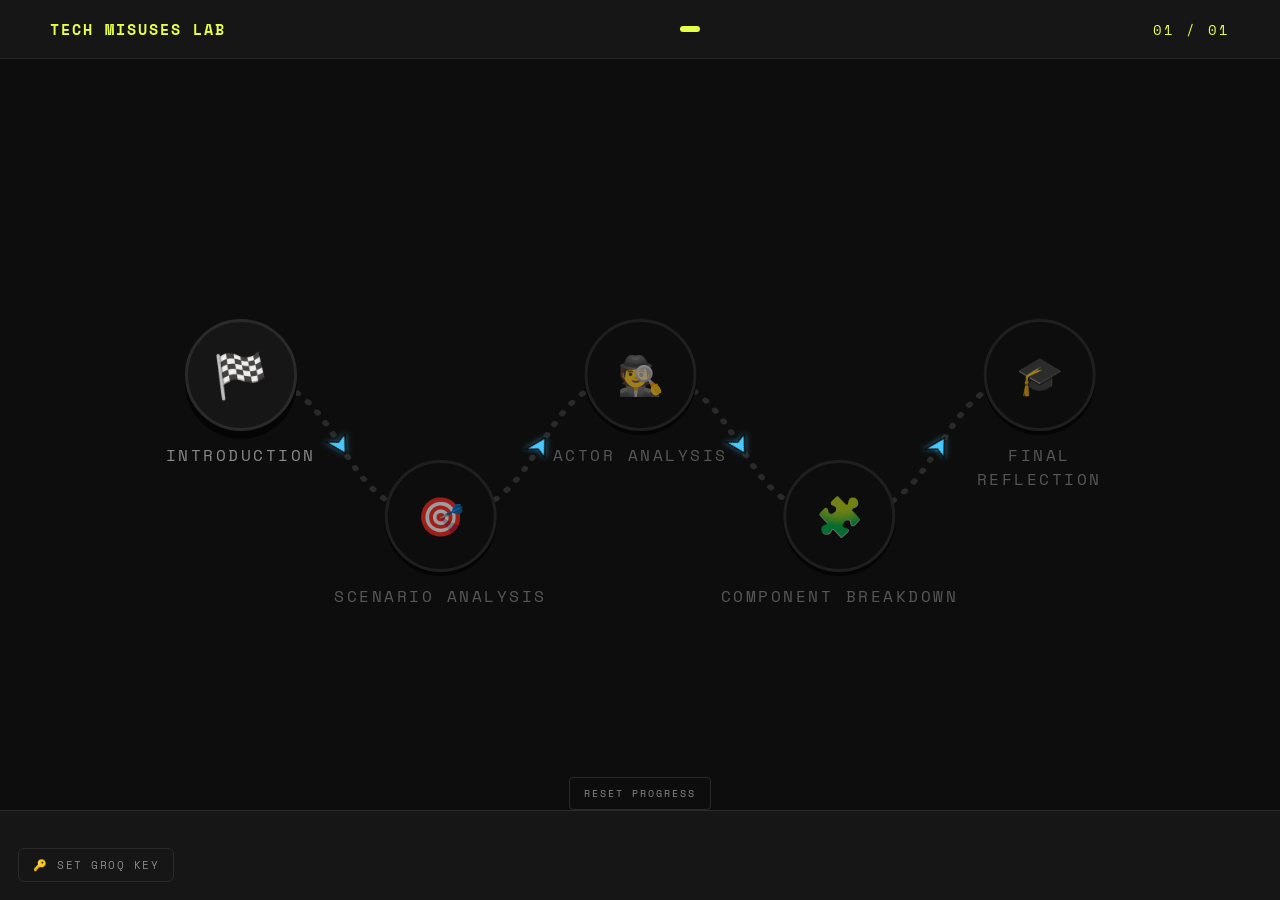
<file: index.html>
<!DOCTYPE html>
<html lang="en">
<head>
<meta charset="UTF-8"/>
<meta name="viewport" content="width=device-width, initial-scale=1.0"/>
<title>Tech Misuses Lab</title>
<link rel="icon" href="data:image/svg+xml,<svg xmlns=%22http://www.w3.org/2000/svg%22 viewBox=%220 0 100 100%22><text y=%22.9em%22 font-size=%2290%22>🧪</text></svg>"/>
<link href="https://fonts.googleapis.com/css2?family=Space+Mono:wght@400;700&family=Inter:wght@400;500;600;700;800&display=swap" rel="stylesheet"/>
<link rel="stylesheet" href="styles.css"/>
</head>
<body>

<div class="topbar">
  <div class="topbar-brand">TECH MISUSES LAB</div>
  <div class="progress-bar" id="progressBar"></div>
  <div class="slide-counter" id="slideCounter">01 / 01</div>
</div>

<div class="slides-wrapper">

  <!-- SLIDE 1: Path home -->
  <div class="slide" data-slide="1">
    <h2 id="chooseHeading">Which device do you<br>want to <span class="accent-word">explore?</span></h2>
    <div class="object-grid" id="productGrid">
      <!-- Cards are injected by loadProducts() -->
    </div>
    <!-- Path UI (hidden unless ?path=1 / localStorage flag) -->
    <div class="path-wrap" id="pathWrap" hidden></div>
    <!-- Levels UI (hidden unless ?path=levels) -->
    <div class="levels-wrap" id="levelsWrap" hidden></div>
    <!-- Duolingo-style UI (hidden unless ?path=duolingo) -->
    <div class="duo-wrap" id="duoWrap" hidden></div>
    <button class="path-reset" id="pathReset" onclick="resetPathProgress()" hidden>Reset progress</button>
  </div>

</div>

<!-- Groq API key (optional, for the final reflection's auto-grading) -->
<button id="apiKeyBtn"
        onclick="openApiKeyModal()"
        style="position:fixed; bottom:18px; left:18px; z-index:50;
               padding:8px 14px; background:var(--surface); color:var(--muted);
               border:1px solid var(--border); border-radius:6px;
               font-family:'Space Mono',monospace; font-size:11px;
               letter-spacing:1.5px; cursor:pointer; text-transform:uppercase;">
  🔑 <span id="apiKeyStatus">Set Groq key</span>
</button>

<div id="apiKeyModal"
     style="position:fixed; inset:0; z-index:100; background:rgba(0,0,0,0.7);
            display:none; align-items:center; justify-content:center;">
  <div style="background:#0f0f0f; border:1px solid var(--border); border-radius:10px;
              padding:28px 30px; max-width:520px; width:90%;
              box-shadow:0 30px 60px rgba(0,0,0,0.5);">
    <h3 style="margin:0 0 8px; font-family:'Inter',sans-serif;">Groq API key <span style="color:var(--muted); font-weight:400; font-size:14px;">- optional</span></h3>
    <p style="font-size:14px; color:var(--muted); line-height:1.6; margin:0 0 16px;">
      Used only to give feedback on your written answers in the final reflection.
      Stored in this browser's localStorage. Never sent anywhere except Groq.
      Get a free key at <a href="https://console.groq.com/keys" target="_blank" style="color:var(--accent);">console.groq.com/keys</a>.
      Without a key, the reflection still works; you just won't get auto-feedback.
    </p>
    <input type="password" id="apiKeyInput" placeholder="gsk_…"
           style="width:100%; padding:12px 14px; background:#0a0a0a;
                  border:1px solid var(--border); border-radius:6px;
                  color:#f0f0f0; font-family:'Space Mono',monospace;
                  font-size:14px; box-sizing:border-box;"/>
    <div style="display:flex; gap:10px; margin-top:16px; justify-content:flex-end;">
      <button onclick="clearApiKey()"
              style="padding:9px 16px; background:transparent; color:var(--muted);
                     border:1px solid var(--border); border-radius:6px;
                     font-family:'Space Mono',monospace; font-size:11px;
                     letter-spacing:1.5px; cursor:pointer; text-transform:uppercase;">
        Clear
      </button>
      <button onclick="closeApiKeyModal()"
              style="padding:9px 16px; background:transparent; color:var(--muted);
                     border:1px solid var(--border); border-radius:6px;
                     font-family:'Space Mono',monospace; font-size:11px;
                     letter-spacing:1.5px; cursor:pointer; text-transform:uppercase;">
        Cancel
      </button>
      <button onclick="saveApiKey()"
              style="padding:9px 16px; background:var(--accent); color:#000;
                     border:none; border-radius:6px;
                     font-family:'Space Mono',monospace; font-size:11px;
                     font-weight:700; letter-spacing:1.5px; cursor:pointer;
                     text-transform:uppercase;">
        Save
      </button>
    </div>
  </div>
</div>

<div class="bottom-nav">
  <button class="nav-btn" id="prevBtn" onclick="goPrev()">← PREV</button>
  <button class="nav-btn primary" id="nextBtn" onclick="goNext()">NEXT →</button>
</div>

<script src="js/core.js"></script>
<script>
  /* Visit index.html?reset=1 once to wipe all stored progress
     (completed:*, survey:*, home_path) and reload at /. */
  (function() {
    const params = new URLSearchParams(window.location.search);
    if (params.has('reset')) {
      try {
        const toRemove = [];
        for (let i = 0; i < localStorage.length; i++) {
          const k = localStorage.key(i);
          if (k && (k.startsWith('completed:') || k.startsWith('survey:') || k === 'home_path')) {
            toRemove.push(k);
          }
        }
        toRemove.forEach(k => localStorage.removeItem(k));
      } catch (e) {}
      window.location.replace(window.location.pathname);
      return;
    }
    if (params.has('path')) {
      const v = params.get('path');
      try {
        if (v === '0' || v === '') localStorage.removeItem('home_path');
        else localStorage.setItem('home_path', v);
      } catch (e) {}
    }
  })();
  function homeMode() {
    try {
      const v = localStorage.getItem('home_path');
      if (v === '1') return 'serpentine';
      if (v === 'levels') return 'levels';
      if (v === 'duolingo') return 'duolingo';
      if (v === '0') return 'grid';
    } catch (e) {}
    return 'duolingo';
  }

  /* ── Default home: grid of all products ── */
  async function loadProducts() {
    const grid = document.getElementById('productGrid');
    try {
      const res = await fetch('js/products.json');
      const data = await res.json();
      data.products.forEach(p => {
        const card = document.createElement('div');
        card.className = 'object-card';
        const iconMarkup = p.image
          ? `<img class="icon-img" src="${p.image}" alt="${p.name} icon">`
          : `<span class="icon">${p.icon}</span>`;
        card.innerHTML = `${iconMarkup}<div class="name">${p.name}</div>`;
        card.onclick = () => { window.location.href = p.file; };
        grid.appendChild(card);
      });
    } catch {
      // Fallback: hardcoded cards if fetch fails (e.g. opened as file://)
      grid.innerHTML = `
        <div class="object-card" onclick="window.location.href='products/printer.html'">
          <span class="icon">🖨️</span><div class="name">Office Printer</div>
        </div>
        <div class="object-card" onclick="window.location.href='products/airtag.html'">
          <span class="icon"></span><div class="name">AirTag</div>
        </div>
        <div class="object-card" onclick="window.location.href='products/self_driving.html'">
          <span class="icon">🚗</span><div class="name">Self-driving vehicle</div>
        </div>
        <div class="object-card" onclick="window.location.href='products/genai.html'">
          <span class="icon">🤖</span><div class="name">Generative AI</div>
        </div>
        <div class="object-card" onclick="window.location.href='products/social_media.html'">
          <span class="icon">📱</span><div class="name">Social Media</div>
        </div>
        <div class="object-card" onclick="window.location.href='products/health_monitor_device.html'">
          <span class="icon">⌚</span><div class="name">Health Monitoring Devices</div>
        </div>`;
    }
  }

  /* ── Path structure ──
     Five levels: intro (solo), three product pairs, final reflection (solo).
     Completion is tracked in localStorage as 'completed:<id>'. */
  const LEVEL_GROUPS = [
    {
      solo: true,
      label: 'Introduction',
      icon: '🏁',
      node: { id: 'intro', name: 'Introduction', icon: '🏁', file: 'products/intro.html' }
    },
    {
      label: 'Scenario Analysis',
      icon: '🎯',
      nodes: [
        { id: 'airtag',       name: 'AirTag',               icon: '',     file: 'products/airtag.html' },
        { id: 'self_driving', name: 'Self-driving vehicle', icon: '🚗', file: 'products/self_driving.html' }
      ]
    },
    {
      label: 'Actor Analysis',
      icon: '🕵️',
      nodes: [
        { id: 'genai',        name: 'Generative AI', icon: '🤖', file: 'products/genai.html' },
        { id: 'social_media', name: 'Social Media',  icon: '📱', file: 'products/social_media.html' }
      ]
    },
    {
      label: 'Component Breakdown',
      icon: '🧩',
      nodes: [
        { id: 'printer',               name: 'Office Printer',            icon: '🖨️', file: 'products/printer.html' },
        { id: 'health_monitor_device', name: 'Health Monitoring Devices', icon: '⌚',           file: 'products/health_monitor_device.html' }
      ]
    },
    {
      solo: true,
      label: 'Final reflection',
      icon: '🎓',
      node: { id: 'final', name: 'Final reflection', icon: '🎓', file: 'products/meta_learning.html' }
    }
  ];

  // Legacy flat list used by the (feature-flagged) serpentine + reset routines.
  const PATH_NODES = LEVEL_GROUPS.flatMap(g => g.solo ? [g.node] : g.nodes);
  const NODES_PER_LEVEL = 2;

  const DEBUG_UNLOCK_ALL = false;

  function isCompleted(id) {
    try { return localStorage.getItem('completed:' + id) === '1'; } catch (e) { return false; }
  }

  function renderPath() {
    const wrap = document.getElementById('pathWrap');
    wrap.innerHTML = '';

    // Level gating: a level is unlocked if every prior level had any node completed.
    const numLevels = Math.ceil(PATH_NODES.length / NODES_PER_LEVEL);
    const levelUnlocked = [true];
    for (let lvl = 1; lvl < numLevels; lvl++) {
      const prevSlice = PATH_NODES.slice((lvl - 1) * NODES_PER_LEVEL, lvl * NODES_PER_LEVEL);
      const prevDone = prevSlice.some(n => !n.locked && isCompleted(n.id));
      levelUnlocked[lvl] = DEBUG_UNLOCK_ALL || (levelUnlocked[lvl - 1] && prevDone);
    }
    function nodeUnlocked(idx) { return levelUnlocked[Math.floor(idx / NODES_PER_LEVEL)]; }

    // Geometry. Container is ~480px wide; nodes alternate ±64px around the centerline.
    const W = 480;
    const STRIDE = 100;     // vertical distance between nodes
    const PAD_TOP = 70;
    const OFFSET = 64;      // horizontal swing from centerline
    const NODE_R = 48;      // node radius (matches CSS .path-node-btn 96px)

    const positions = PATH_NODES.map((_, i) => ({
      x: W / 2 + (i % 2 === 0 ? -OFFSET : OFFSET),
      y: PAD_TOP + i * STRIDE
    }));
    const H = PAD_TOP + (PATH_NODES.length - 1) * STRIDE + 110; // include space for label below last

    // Build SVG cubic-bezier path through all nodes.
    // Control-point Y is offset from each anchor by `CURVE * dy`, so the curve scales
    // sensibly when STRIDE changes. CURVE = 0.5 reproduces the old midpoint behavior;
    // smaller values pull the curve tighter to a straight line, larger ones bulge it.
    const CURVE = 0.8;
    function buildD(points) {
      if (!points.length) return '';
      let d = `M ${points[0].x} ${points[0].y}`;
      for (let i = 1; i < points.length; i++) {
        const p0 = points[i - 1], p1 = points[i];
        const dy = p1.y - p0.y;
        d += ` C ${p0.x} ${p0.y + dy * CURVE}, ${p1.x} ${p1.y - dy * CURVE}, ${p1.x} ${p1.y}`;
      }
      return d;
    }
    const fullD = buildD(positions);

    // Completed-curve: end it at the last completed node (use frontier for visual continuity).
    let lastDoneIdx = -1;
    for (let i = 0; i < PATH_NODES.length; i++) {
      if (!PATH_NODES[i].locked && isCompleted(PATH_NODES[i].id)) lastDoneIdx = i;
    }
    const doneD = lastDoneIdx >= 0 ? buildD(positions.slice(0, lastDoneIdx + 1)) : '';

    // Render SVG underlay.
    const svgNS = 'http://www.w3.org/2000/svg';
    const svg = document.createElementNS(svgNS, 'svg');
    svg.setAttribute('class', 'path-svg');
    svg.setAttribute('viewBox', `0 0 ${W} ${H}`);
    svg.setAttribute('preserveAspectRatio', 'xMidYMin meet');

    const trackPath = document.createElementNS(svgNS, 'path');
    trackPath.setAttribute('d', fullD);
    trackPath.setAttribute('class', 'path-track');
    svg.appendChild(trackPath);

    if (doneD) {
      const donePath = document.createElementNS(svgNS, 'path');
      donePath.setAttribute('d', doneD);
      donePath.setAttribute('class', 'path-track-done');
      svg.appendChild(donePath);
    }

    wrap.appendChild(svg);

    // Render nodes positioned over the curve.
    wrap.style.height = H + 'px';
    PATH_NODES.forEach((opt, idx) => {
      const open = nodeUnlocked(idx) && !opt.locked;
      const completed = !opt.locked && isCompleted(opt.id);
      const node = document.createElement('div');
      node.className = 'path-node'
        + (open ? '' : ' locked')
        + (opt.locked ? ' tbd' : '')
        + (completed ? ' done' : '');
      const symbol = completed ? '✓' : opt.icon;
      node.style.left = `calc(50% + ${positions[idx].x - W / 2}px)`;
      node.style.top  = `${positions[idx].y - NODE_R}px`;
      node.innerHTML = `
        <button class="path-node-btn" ${open ? '' : 'disabled aria-disabled="true"'}>
          <span class="path-node-symbol">${symbol}</span>
        </button>
        <div class="path-node-name">${opt.name}</div>
      `;
      if (open) node.querySelector('.path-node-btn').onclick = () => { window.location.href = opt.file; };
      wrap.appendChild(node);
    });
  }

  function resetPathProgress() {
    if (!confirm('Reset your progress? This will clear every completed lesson.')) return;
    try {
      PATH_NODES.forEach(n => { if (!n.locked) localStorage.removeItem('completed:' + n.id); });
    } catch (e) {}
    const m = homeMode();
    if (m === 'levels') renderLevels();
    else if (m === 'duolingo') renderDuolingo();
    else renderPath();
  }
  window.resetPathProgress = resetPathProgress;

  /* ── Levels home (?path=levels) ──
     One card per level, stacked vertically. Clicking an unlocked level expands it
     into the options for that level. Picking an option navigates to that page. */
  function levelsData() {
    // Returns arrays of nodes per level (solo levels yield a 1-item array).
    return LEVEL_GROUPS.map(g => g.solo ? [g.node] : g.nodes);
  }

  function renderLevels() {
    const wrap = document.getElementById('levelsWrap');
    wrap.innerHTML = '';
    const groups = levelsData();

    // Same gating as the serpentine: a level is unlocked if every prior level had any node completed.
    const unlocked = [true];
    for (let i = 1; i < groups.length; i++) {
      unlocked[i] = DEBUG_UNLOCK_ALL || (unlocked[i - 1] && groups[i - 1].some(n => !n.locked && isCompleted(n.id)));
    }

    groups.forEach((group, idx) => {
      const open = unlocked[idx];
      const done = group.some(n => !n.locked && isCompleted(n.id));
      const row = document.createElement('div');
      row.className = 'level-row' + (open ? '' : ' locked') + (done ? ' done' : '');

      const card = document.createElement('button');
      card.className = 'level-card';
      card.disabled = !open;
      card.innerHTML = `
        <div class="level-card-meta">
          <div class="level-card-num">Level ${idx + 1}</div>
          <div class="level-card-hint">${open ? 'Pick one of two scenarios' : 'Locked. Finish the previous level'}</div>
        </div>
        <div class="level-card-state">${!open ? '🔒' : (done ? '✓' : '→')}</div>
      `;

      const opts = document.createElement('div');
      opts.className = 'level-options';
      group.forEach(opt => {
        const completed = !opt.locked && isCompleted(opt.id);
        const reachable = open && !opt.locked;
        const btn = document.createElement('button');
        btn.className = 'level-option' + (opt.locked ? ' tbd' : '') + (completed ? ' done' : '');
        btn.disabled = !reachable;
        btn.innerHTML = `
          <span class="level-option-icon">${opt.locked ? '⏳' : (completed ? '✓' : opt.icon)}</span>
          <span class="level-option-name">${opt.name}</span>
        `;
        if (reachable) btn.onclick = (e) => { e.stopPropagation(); window.location.href = opt.file; };
        opts.appendChild(btn);
      });

      if (open) {
        card.onclick = () => {
          // Collapse any other expanded level, then toggle this one.
          document.querySelectorAll('.level-row.expanded').forEach(r => { if (r !== row) r.classList.remove('expanded'); });
          row.classList.toggle('expanded');
        };
      }

      row.appendChild(card);
      row.appendChild(opts);
      wrap.appendChild(row);
    });
  }

  // Click outside any level row collapses the expanded one.
  document.addEventListener('click', (e) => {
    if (!e.target.closest('.level-row')) {
      document.querySelectorAll('.level-row.expanded').forEach(r => r.classList.remove('expanded'));
    }
    if (!e.target.closest('.duo-stop')) {
      document.querySelectorAll('.duo-stop.open').forEach(s => s.classList.remove('open'));
    }
  });

  /* ── Duolingo home (?path=duolingo) ──
     Serpentine "stops" - one per level, laid out left → right. Solo levels
     (intro, final reflection) show a single full-width action; product levels
     show two side-by-side options. */
  function renderDuolingo() {
    const wrap = document.getElementById('duoWrap');
    wrap.innerHTML = '';
    const groups = LEVEL_GROUPS;

    const unlocked = [true];
    for (let i = 1; i < groups.length; i++) {
      const prev = groups[i - 1];
      const prevNodes = prev.solo ? [prev.node] : prev.nodes;
      unlocked[i] = DEBUG_UNLOCK_ALL || (unlocked[i - 1] && prevNodes.some(n => !n.locked && isCompleted(n.id)));
    }

    // Geometry: stops snaking left → right, alternating y-offset.
    // PAD_LEFT must be ≥ popover half-width (440/2 = 220) so edge popovers
    // never clip past the stage. STRIDE = 260 gives W = 1500 for 5 stops.
    const STRIDE = 260;     // horizontal distance between stops
    const PAD_LEFT = 230;   // room for the first stop + popover wing
    const OFFSET = 110;     // ± vertical offset around the horizontal midline (taller snake)
    const NODE_R = 56;      // matches CSS .duo-pill 112px
    const W = PAD_LEFT * 2 + (groups.length - 1) * STRIDE;
    // Vertical room for popovers above the upper row and below the lower row.
    // Popover height ≈ 280px including arrow + gap; add buffer.
    const ABOVE_PAD = 320;
    const BELOW_PAD = 340;
    const MID_Y = ABOVE_PAD + OFFSET + NODE_R;
    const H = MID_Y + OFFSET + NODE_R + BELOW_PAD;

    const positions = groups.map((_, i) => ({
      x: PAD_LEFT + i * STRIDE,
      y: MID_Y + (i % 2 === 0 ? -OFFSET : OFFSET)
    }));

    const CURVE = 0.55;
    function buildD(pts) {
      if (!pts.length) return '';
      let d = `M ${pts[0].x} ${pts[0].y}`;
      for (let i = 1; i < pts.length; i++) {
        const p0 = pts[i - 1], p1 = pts[i];
        const dx = p1.x - p0.x;
        d += ` C ${p0.x + dx * CURVE} ${p0.y}, ${p1.x - dx * CURVE} ${p1.y}, ${p1.x} ${p1.y}`;
      }
      return d;
    }
    const fullD = buildD(positions);

    function isLevelDone(g) {
      const nodes = g.solo ? [g.node] : g.nodes;
      return nodes.some(n => !n.locked && isCompleted(n.id));
    }

    let lastDoneIdx = -1;
    groups.forEach((g, i) => { if (isLevelDone(g)) lastDoneIdx = i; });
    const doneD = lastDoneIdx >= 0 ? buildD(positions.slice(0, lastDoneIdx + 1)) : '';

    // Stage holding the SVG + stops. Aspect ratio keeps SVG and stops aligned
    // at any container width because stops position as a % of W.
    const stage = document.createElement('div');
    stage.className = 'duo-stage';
    stage.style.aspectRatio = `${W} / ${H}`;

    const svgNS = 'http://www.w3.org/2000/svg';
    const svg = document.createElementNS(svgNS, 'svg');
    svg.setAttribute('class', 'duo-svg');
    svg.setAttribute('viewBox', `0 0 ${W} ${H}`);
    svg.setAttribute('preserveAspectRatio', 'none');

    const trackPath = document.createElementNS(svgNS, 'path');
    trackPath.setAttribute('d', fullD);
    trackPath.setAttribute('class', 'duo-track');
    svg.appendChild(trackPath);

    if (doneD) {
      const donePath = document.createElementNS(svgNS, 'path');
      donePath.setAttribute('d', doneD);
      donePath.setAttribute('class', 'duo-track-done');
      svg.appendChild(donePath);
    }

    // Direction arrows: one chevron at the midpoint of each segment between
    // adjacent stops, rotated to match the bezier's tangent at t=0.5.
    // Coloured to match whether that segment is part of the completed path.
    for (let i = 0; i < positions.length - 1; i++) {
      const p0 = positions[i], p1 = positions[i + 1];
      const dx = p1.x - p0.x;
      const c1 = { x: p0.x + dx * CURVE, y: p0.y };
      const c2 = { x: p1.x - dx * CURVE, y: p1.y };
      // Cubic bezier at t = 0.5.
      const mx = (p0.x + 3 * c1.x + 3 * c2.x + p1.x) / 8;
      const my = (p0.y + 3 * c1.y + 3 * c2.y + p1.y) / 8;
      // Tangent at t = 0.5: derivative of cubic bezier.
      // B'(t) = 3(1-t)²(c1-p0) + 6(1-t)t(c2-c1) + 3t²(p1-c2)
      // At t = 0.5: 0.75(c1-p0) + 1.5(c2-c1) + 0.75(p1-c2)
      const tx = 0.75 * (c1.x - p0.x) + 1.5 * (c2.x - c1.x) + 0.75 * (p1.x - c2.x);
      const ty = 0.75 * (c1.y - p0.y) + 1.5 * (c2.y - c1.y) + 0.75 * (p1.y - c2.y);
      const angle = Math.atan2(ty, tx) * 180 / Math.PI;
      const segmentDone = i < lastDoneIdx;

      const arrow = document.createElementNS(svgNS, 'polygon');
      // Chevron shape pointing along +x, ~26px across. SVG units (stretched by viewBox).
      arrow.setAttribute('points', '-14,-14 14,0 -14,14 -6,0');
      arrow.setAttribute('transform', `translate(${mx} ${my}) rotate(${angle})`);
      arrow.setAttribute('class', segmentDone ? 'duo-arrow done' : 'duo-arrow');
      svg.appendChild(arrow);
    }

    stage.appendChild(svg);

    // "Current" stop = first unlocked, not-done stop.
    let currentIdx = -1;
    for (let i = 0; i < groups.length; i++) {
      if (unlocked[i] && !isLevelDone(groups[i])) { currentIdx = i; break; }
    }

    groups.forEach((group, idx) => {
      const open = unlocked[idx];
      const done = isLevelDone(group);
      const isCurrent = idx === currentIdx;
      // Stops on the upper row (negative y-offset) open below; lower row opens
      // above. Popovers always land on the outside of the curve.
      const popAbove = idx % 2 === 1;
      const label = group.label || `Level ${idx + 1}`;
      const pillIcon = group.icon || (idx + 1);

      const stop = document.createElement('div');
      stop.className = 'duo-stop'
        + (open ? '' : ' locked')
        + (done ? ' done' : '')
        + (isCurrent ? ' current' : '')
        + (group.solo ? ' solo' : '');
      stop.style.left = `${(positions[idx].x / W) * 100}%`;
      stop.style.top  = `${(positions[idx].y / H) * 100}%`;

      const symbol = done ? '✓' : pillIcon;
      const popoverTitle = group.solo
        ? label
        : `${label}: choose a product`;
      stop.innerHTML = `
        <button class="duo-pill" ${open ? '' : 'disabled aria-disabled="true"'}>
          <span class="duo-pill-symbol">${symbol}</span>
        </button>
        <div class="duo-stop-label">${label}</div>
        <div class="duo-popover ${popAbove ? 'above' : 'below'}${group.solo ? ' solo' : ''}">
          <div class="duo-popover-arrow"></div>
          <div class="duo-popover-title">${popoverTitle}</div>
          <div class="duo-popover-options"></div>
        </div>
      `;

      const optsHost = stop.querySelector('.duo-popover-options');
      const nodes = group.solo ? [group.node] : group.nodes;
      nodes.forEach(opt => {
        const completed = !opt.locked && isCompleted(opt.id);
        const reachable = open && !opt.locked;
        const btn = document.createElement('button');
        btn.className = 'duo-popover-option' + (opt.locked ? ' tbd' : '') + (completed ? ' done' : '');
        btn.disabled = !reachable;
        const ctaLabel = group.solo
          ? (completed ? 'Review' : (idx === 0 ? 'Start introduction' : 'Start reflection'))
          : opt.name;
        btn.innerHTML = `
          <span class="duo-popover-icon">${opt.locked ? '⏳' : (completed ? '✓' : opt.icon)}</span>
          <span class="duo-popover-name">${group.solo ? ctaLabel : opt.name}</span>
        `;
        if (reachable) btn.onclick = (e) => { e.stopPropagation(); window.location.href = opt.file; };
        optsHost.appendChild(btn);
      });

      if (open) {
        // Solo stops (intro, final reflection): skip the popover and go straight to the page.
        const directNav = group.solo;
        stop.querySelector('.duo-pill').onclick = (e) => {
          e.stopPropagation();
          if (directNav) {
            window.location.href = group.node.file;
            return;
          }
          document.querySelectorAll('.duo-stop.open').forEach(s => { if (s !== stop) s.classList.remove('open'); });
          stop.classList.toggle('open');
        };
      }

      stage.appendChild(stop);
    });

    wrap.appendChild(stage);
  }

  /* ── Boot ── */
  const mode = homeMode();
  if (mode === 'serpentine') {
    document.getElementById('productGrid').hidden = true;
    document.getElementById('pathWrap').hidden = false;
    document.getElementById('chooseHeading').innerHTML = 'Your <span class="accent-word">path</span>';
    renderPath();
    document.getElementById('pathReset').hidden = false;
  } else if (mode === 'levels') {
    document.getElementById('productGrid').hidden = true;
    document.getElementById('levelsWrap').hidden = false;
    document.getElementById('chooseHeading').innerHTML = 'Pick a <span class="accent-word">level</span>';
    renderLevels();
    document.getElementById('pathReset').hidden = false;
  } else if (mode === 'duolingo') {
    document.getElementById('productGrid').hidden = true;
    document.getElementById('chooseHeading').hidden = true; // banner inside the wrap acts as heading
    document.getElementById('duoWrap').hidden = false;
    renderDuolingo();
    document.getElementById('pathReset').hidden = false;
  } else {
    loadProducts();
  }

  initSlides(1);

  /* ── Groq API key UI (optional) ──
     The modal uses an inline `display:flex` for layout, which would override
     the [hidden] attribute, so we toggle `display` directly. */
  function refreshApiKeyStatus() {
    const status = document.getElementById('apiKeyStatus');
    if (!status) return;
    let v = '';
    try { v = localStorage.getItem('groq_api_key') || ''; } catch (e) {}
    status.textContent = v ? 'Groq key set ✓' : 'Set Groq key';
  }
  function openApiKeyModal() {
    const modal = document.getElementById('apiKeyModal');
    modal.style.display = 'flex';
    // Pre-fill with the existing key so the user can edit it.
    try {
      const v = localStorage.getItem('groq_api_key') || '';
      document.getElementById('apiKeyInput').value = v;
    } catch (e) {}
  }
  function closeApiKeyModal() {
    document.getElementById('apiKeyModal').style.display = 'none';
    document.getElementById('apiKeyInput').value = '';
  }
  function saveApiKey() {
    const input = document.getElementById('apiKeyInput');
    const v = (input.value || '').trim();
    try {
      if (v) localStorage.setItem('groq_api_key', v);
      else   localStorage.removeItem('groq_api_key');
    } catch (e) {}
    closeApiKeyModal();
    refreshApiKeyStatus();
  }
  function clearApiKey() {
    try { localStorage.removeItem('groq_api_key'); } catch (e) {}
    document.getElementById('apiKeyInput').value = '';
    refreshApiKeyStatus();
  }
  window.openApiKeyModal = openApiKeyModal;
  window.closeApiKeyModal = closeApiKeyModal;
  window.saveApiKey = saveApiKey;
  window.clearApiKey = clearApiKey;
  refreshApiKeyStatus();
</script>
</body>
</html>
</file>
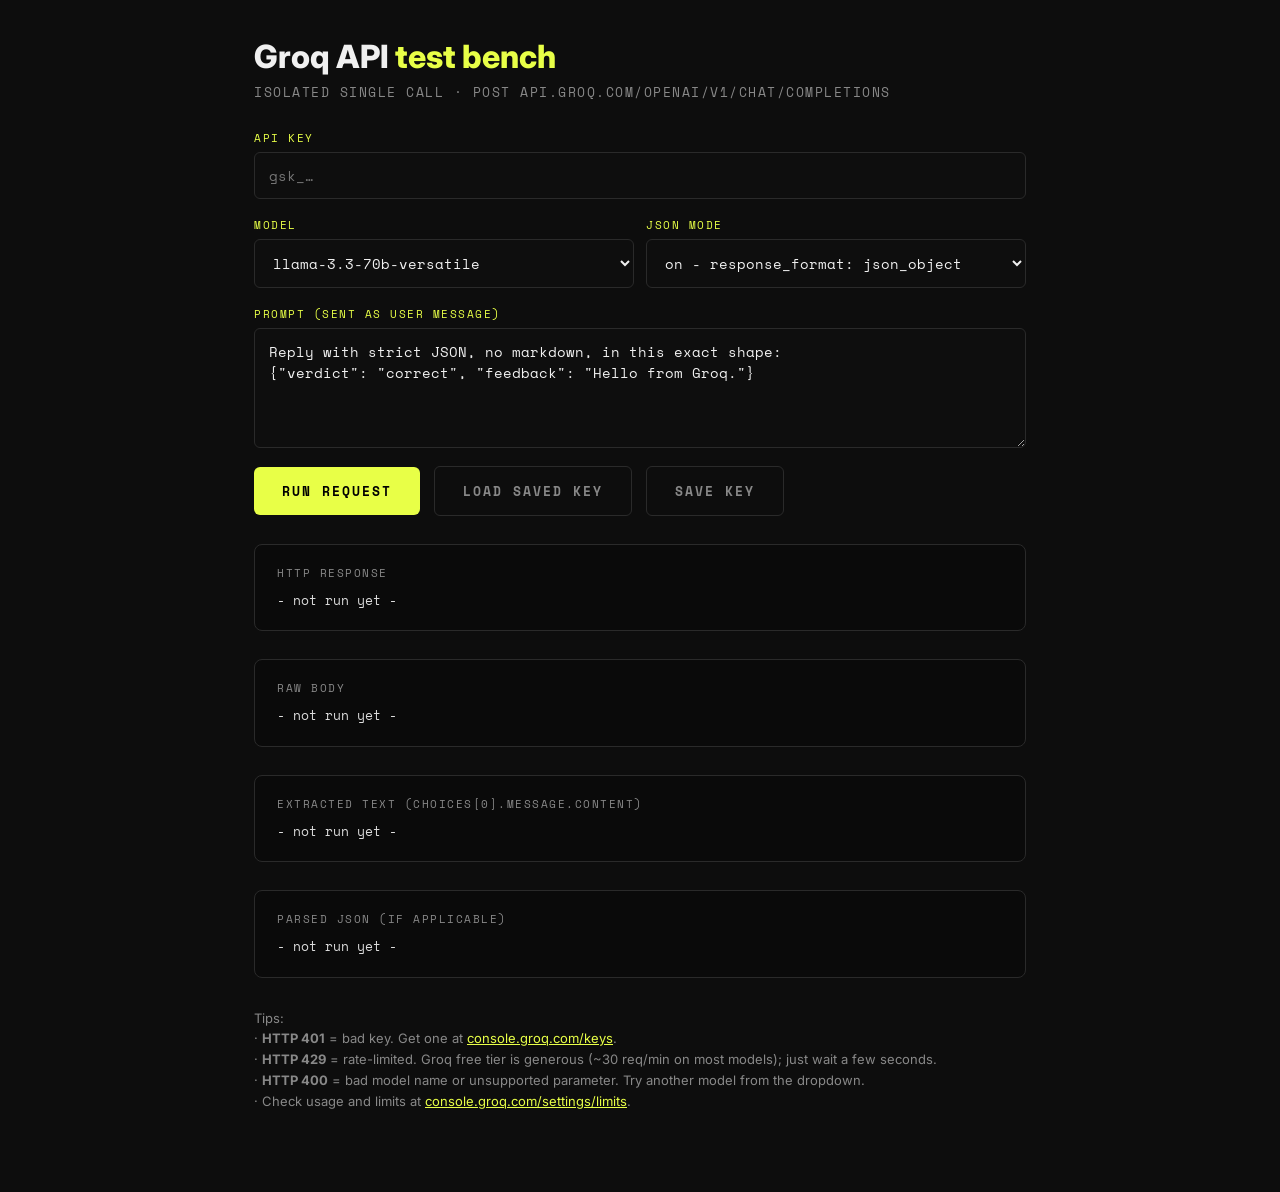
<file: gemini_test.html>
<!DOCTYPE html>
<html lang="en">
<head>
<meta charset="UTF-8"/>
<meta name="viewport" content="width=device-width, initial-scale=1.0"/>
<title>Groq API Test</title>
<link href="https://fonts.googleapis.com/css2?family=Space+Mono:wght@400;700&family=Inter:wght@400;500;600;700;800&display=swap" rel="stylesheet"/>
<link rel="stylesheet" href="styles.css"/>
<style>
  /* Override the global styles.css rule that sets body { height: 100vh; overflow: hidden }
     so this single-page test scrolls normally. */
  html { height: auto !important; overflow: auto !important; }
  body {
    height: auto !important;
    min-height: 100% !important;
    overflow: auto !important;
    display: block !important;
    padding: 40px 5% 80px;
    font-family: 'Inter', sans-serif;
    max-width: 900px;
    margin: 0 auto;
  }
  .panel pre {
    max-height: 320px;
    overflow: auto;
  }
  h1 { font-size: 32px; margin-bottom: 8px; }
  .sub {
    color: var(--muted);
    font-family: 'Space Mono', monospace;
    font-size: 13px;
    letter-spacing: 1.5px;
    text-transform: uppercase;
    margin-bottom: 28px;
  }
  .row { display: flex; flex-direction: column; gap: 6px; margin-bottom: 18px; }
  .row label {
    font-family: 'Space Mono', monospace;
    font-size: 11px;
    letter-spacing: 1.5px;
    color: var(--accent);
    text-transform: uppercase;
  }
  .row input, .row textarea, .row select {
    background: #0e0e0e;
    border: 1px solid var(--border);
    border-radius: 6px;
    padding: 12px 14px;
    color: #f0f0f0;
    font-family: 'Space Mono', monospace;
    font-size: 14px;
    width: 100%;
    box-sizing: border-box;
  }
  .row textarea { min-height: 120px; resize: vertical; }
  .row input:focus, .row textarea:focus, .row select:focus {
    outline: none; border-color: var(--accent);
  }
  button.run {
    background: var(--accent); color: #000; border: none;
    padding: 14px 28px; font-family: 'Space Mono', monospace;
    font-size: 13px; font-weight: 700; letter-spacing: 2px;
    text-transform: uppercase; border-radius: 6px; cursor: pointer;
  }
  button.run:hover { background: #d4e83e; }
  button.run:disabled { opacity: 0.5; cursor: not-allowed; }

  .panel {
    margin-top: 28px;
    background: #0a0a0a;
    border: 1px solid var(--border);
    border-radius: 8px;
    padding: 20px 22px;
  }
  .panel-title {
    font-family: 'Space Mono', monospace;
    font-size: 11px;
    letter-spacing: 1.5px;
    color: var(--muted);
    text-transform: uppercase;
    margin-bottom: 10px;
  }
  .panel pre {
    margin: 0;
    color: #ddd;
    font-family: 'Space Mono', monospace;
    font-size: 13px;
    line-height: 1.5;
    white-space: pre-wrap;
    word-break: break-word;
  }
  .status {
    margin-top: 8px;
    font-family: 'Space Mono', monospace;
    font-size: 12px;
    letter-spacing: 1px;
  }
  .status.ok  { color: var(--accent); }
  .status.bad { color: var(--accent2); }
  .status.busy { color: var(--muted); }
  .row-h { display: flex; gap: 12px; align-items: end; }
  .row-h .row { flex: 1; }
  a { color: var(--accent); }
</style>
</head>
<body>

<h1>Groq API <span class="accent-word">test bench</span></h1>
<div class="sub">Isolated single call · POST api.groq.com/openai/v1/chat/completions</div>

<div class="row">
  <label>API key</label>
  <input id="key" type="password" placeholder="gsk_…"/>
</div>

<div class="row-h">
  <div class="row">
    <label>Model</label>
    <select id="model">
      <option value="llama-3.3-70b-versatile" selected>llama-3.3-70b-versatile</option>
      <option value="llama-3.1-8b-instant">llama-3.1-8b-instant</option>
      <option value="llama-3.1-70b-versatile">llama-3.1-70b-versatile</option>
      <option value="mixtral-8x7b-32768">mixtral-8x7b-32768</option>
      <option value="gemma2-9b-it">gemma2-9b-it</option>
    </select>
  </div>
  <div class="row">
    <label>JSON mode</label>
    <select id="jsonMode">
      <option value="off">off - plain text</option>
      <option value="on" selected>on - response_format: json_object</option>
    </select>
  </div>
</div>

<div class="row">
  <label>Prompt (sent as user message)</label>
  <textarea id="prompt">Reply with strict JSON, no markdown, in this exact shape:
{"verdict": "correct", "feedback": "Hello from Groq."}</textarea>
</div>

<button class="run" id="runBtn" onclick="runTest()">Run request</button>
<button class="run" style="background:transparent; color:var(--muted); border:1px solid var(--border); margin-left:10px;" onclick="document.getElementById('key').value = localStorage.getItem('groq_api_key') || ''">Load saved key</button>
<button class="run" style="background:transparent; color:var(--muted); border:1px solid var(--border); margin-left:10px;" onclick="saveKey()">Save key</button>

<div class="status" id="status"></div>

<div class="panel">
  <div class="panel-title">HTTP response</div>
  <pre id="httpOut">- not run yet -</pre>
</div>

<div class="panel">
  <div class="panel-title">Raw body</div>
  <pre id="rawOut">- not run yet -</pre>
</div>

<div class="panel">
  <div class="panel-title">Extracted text (choices[0].message.content)</div>
  <pre id="textOut">- not run yet -</pre>
</div>

<div class="panel">
  <div class="panel-title">Parsed JSON (if applicable)</div>
  <pre id="parsedOut">- not run yet -</pre>
</div>

<p style="margin-top:30px; font-size:13px; color:var(--muted); line-height:1.6;">
  Tips:
  <br/>· <strong>HTTP 401</strong> = bad key. Get one at <a href="https://console.groq.com/keys" target="_blank">console.groq.com/keys</a>.
  <br/>· <strong>HTTP 429</strong> = rate-limited. Groq free tier is generous (~30 req/min on most models); just wait a few seconds.
  <br/>· <strong>HTTP 400</strong> = bad model name or unsupported parameter. Try another model from the dropdown.
  <br/>· Check usage and limits at <a href="https://console.groq.com/settings/limits" target="_blank">console.groq.com/settings/limits</a>.
</p>

<script>
function saveKey() {
  const v = document.getElementById('key').value.trim();
  try {
    if (v) localStorage.setItem('groq_api_key', v);
    else   localStorage.removeItem('groq_api_key');
  } catch (e) {}
  setStatus('Saved.', 'ok');
}
function setStatus(msg, cls) {
  const el = document.getElementById('status');
  el.textContent = msg;
  el.className = 'status ' + (cls || '');
}

async function runTest() {
  const key    = document.getElementById('key').value.trim();
  const model  = document.getElementById('model').value;
  const prompt = document.getElementById('prompt').value;
  const jsonOn = document.getElementById('jsonMode').value === 'on';

  document.getElementById('httpOut').textContent   = '…';
  document.getElementById('rawOut').textContent    = '…';
  document.getElementById('textOut').textContent   = '…';
  document.getElementById('parsedOut').textContent = '…';

  if (!key) { setStatus('Paste an API key first.', 'bad'); return; }

  setStatus('Calling ' + model + '…', 'busy');
  document.getElementById('runBtn').disabled = true;

  const body = {
    model: model,
    temperature: 0.2,
    messages: [
      { role: 'system', content: 'You always respond with strict JSON only - no markdown.' },
      { role: 'user', content: prompt }
    ]
  };
  if (jsonOn) body.response_format = { type: 'json_object' };

  const url = 'https://api.groq.com/openai/v1/chat/completions';

  const t0 = performance.now();
  let res, rawText = '';
  try {
    res = await fetch(url, {
      method: 'POST',
      headers: {
        'Content-Type': 'application/json',
        'Authorization': 'Bearer ' + key
      },
      body: JSON.stringify(body)
    });
    rawText = await res.text();
  } catch (err) {
    document.getElementById('runBtn').disabled = false;
    setStatus('Network error: ' + (err.message || err), 'bad');
    document.getElementById('httpOut').textContent = String(err);
    return;
  }
  const ms = Math.round(performance.now() - t0);
  document.getElementById('runBtn').disabled = false;

  // HTTP line
  const headerLines = [];
  res.headers.forEach((v, k) => headerLines.push(`${k}: ${v}`));
  document.getElementById('httpOut').textContent =
    `HTTP ${res.status} ${res.statusText}  (${ms} ms)\n\n` + headerLines.join('\n');

  // Raw body
  document.getElementById('rawOut').textContent = rawText || '(empty body)';

  let data = null;
  try { data = JSON.parse(rawText); } catch (e) {}

  // Extracted text
  let extracted = '';
  if (data) {
    extracted = data?.choices?.[0]?.message?.content || '';
  }
  document.getElementById('textOut').textContent = extracted || '(none - response had no message content)';

  // Parsed
  let parsed = null;
  if (extracted) {
    try { parsed = JSON.parse(extracted); }
    catch (e) {
      try { parsed = JSON.parse(extracted.replace(/```json|```/g, '').trim()); }
      catch (e2) { parsed = null; }
    }
  }
  document.getElementById('parsedOut').textContent =
    parsed ? JSON.stringify(parsed, null, 2) : '(not valid JSON - see extracted text above)';

  if (res.ok) {
    setStatus(`✓ ${res.status} OK in ${ms}ms`, 'ok');
  } else {
    setStatus(`✗ ${res.status} ${res.statusText} (${ms}ms) - see raw body for the error message`, 'bad');
  }
}

// Auto-load any previously-saved key.
try {
  const v = localStorage.getItem('groq_api_key') || '';
  if (v) document.getElementById('key').value = v;
} catch (e) {}
</script>
</body>
</html>
</file>
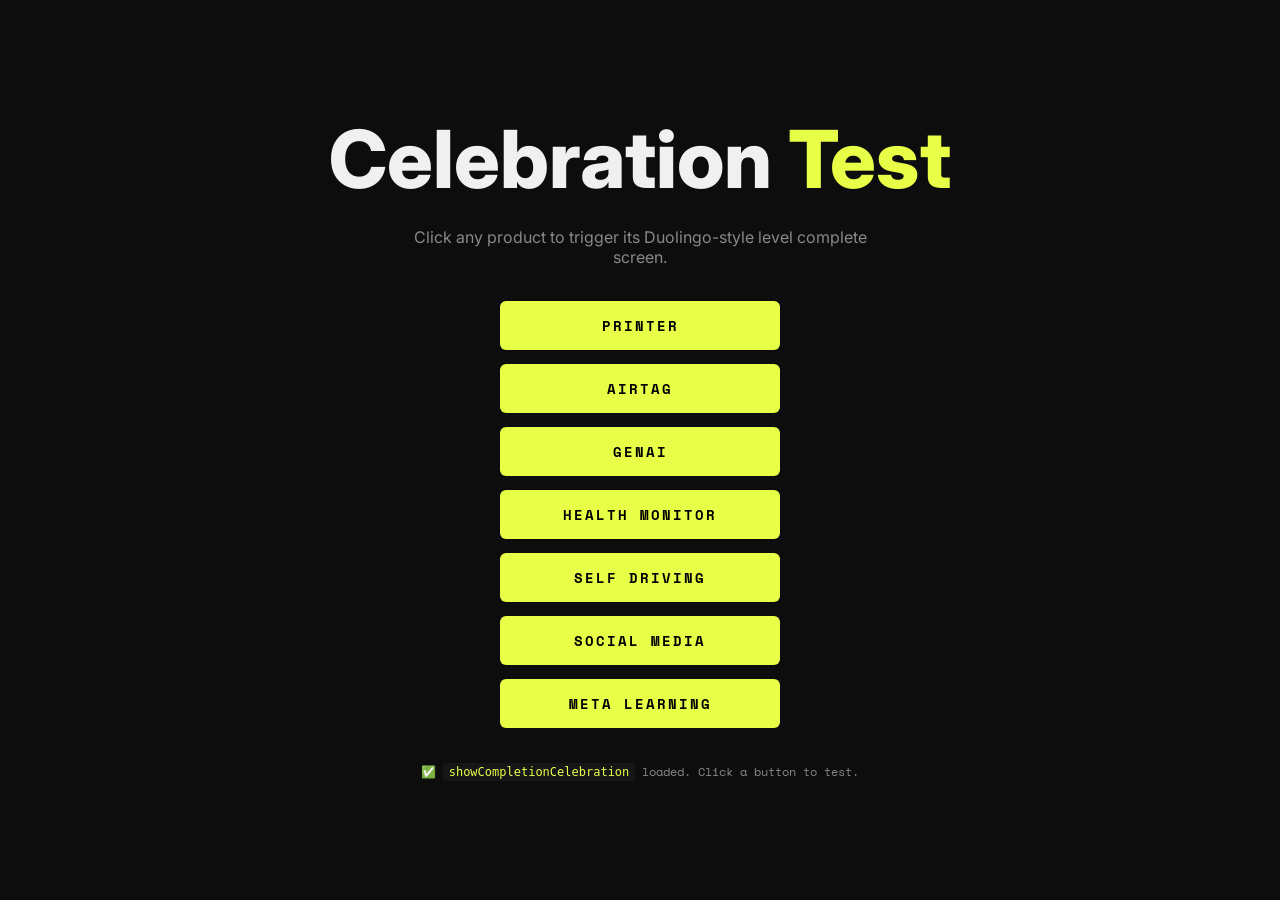
<file: test_celebration.html>
<!DOCTYPE html>
<html lang="en">
<head>
<meta charset="UTF-8"/>
<meta name="viewport" content="width=device-width, initial-scale=1.0"/>
<title>Celebration Test</title>
<link href="https://fonts.googleapis.com/css2?family=Space+Mono:wght@400;700&family=Inter:wght@400;500;600;700;800&display=swap" rel="stylesheet"/>
<link rel="stylesheet" href="styles.css"/>
<style>
  body {
    display: flex;
    flex-direction: column;
    align-items: center;
    justify-content: center;
    min-height: 100vh;
    gap: 14px;
    padding: 40px;
    overflow: auto;
  }
  h1 { text-align: center; margin-bottom: 12px; }
  .test-btn {
    background: var(--accent);
    color: #000;
    font-family: 'Space Mono', monospace;
    font-size: 14px;
    font-weight: 700;
    letter-spacing: 2px;
    padding: 14px 30px;
    border: none;
    border-radius: 6px;
    cursor: pointer;
    transition: transform 0.15s, background 0.2s;
    min-width: 280px;
  }
  .test-btn:hover { background: #d4e83e; transform: translateY(-2px); }
  .status {
    font-family: 'Space Mono', monospace;
    font-size: 12px;
    color: var(--muted);
    margin-top: 20px;
    text-align: center;
    max-width: 500px;
    line-height: 1.7;
  }
  .status code { color: var(--accent); background: var(--surface); padding: 2px 6px; border-radius: 3px; }
</style>
</head>
<body>

<h1>Celebration <span class="accent-word">Test</span></h1>
<p style="color:var(--muted); margin-bottom: 20px; text-align: center; max-width: 500px;">
  Click any product to trigger its Duolingo-style level complete screen.
</p>

<button class="test-btn" onclick="showCompletionCelebration('printer')">PRINTER</button>
<button class="test-btn" onclick="showCompletionCelebration('airtag')">AIRTAG</button>
<button class="test-btn" onclick="showCompletionCelebration('genai')">GENAI</button>
<button class="test-btn" onclick="showCompletionCelebration('health_monitor_device')">HEALTH MONITOR</button>
<button class="test-btn" onclick="showCompletionCelebration('self_driving')">SELF DRIVING</button>
<button class="test-btn" onclick="showCompletionCelebration('social_media')">SOCIAL MEDIA</button>
<button class="test-btn" onclick="showCompletionCelebration('meta_learning')">META LEARNING</button>

<div class="status" id="status">Loading <code>js/celebration.js</code>...</div>

<script src="js/celebration.js"></script>
<script>
  const status = document.getElementById('status');
  if (typeof showCompletionCelebration === 'function') {
    status.innerHTML = '✅ <code>showCompletionCelebration</code> loaded. Click a button to test.';
  } else {
    status.innerHTML = '❌ <code>showCompletionCelebration</code> NOT FOUND. Check the path to <code>js/celebration.js</code>.';
    status.style.color = 'var(--accent2)';
  }
</script>
</body>
</html>
</file>
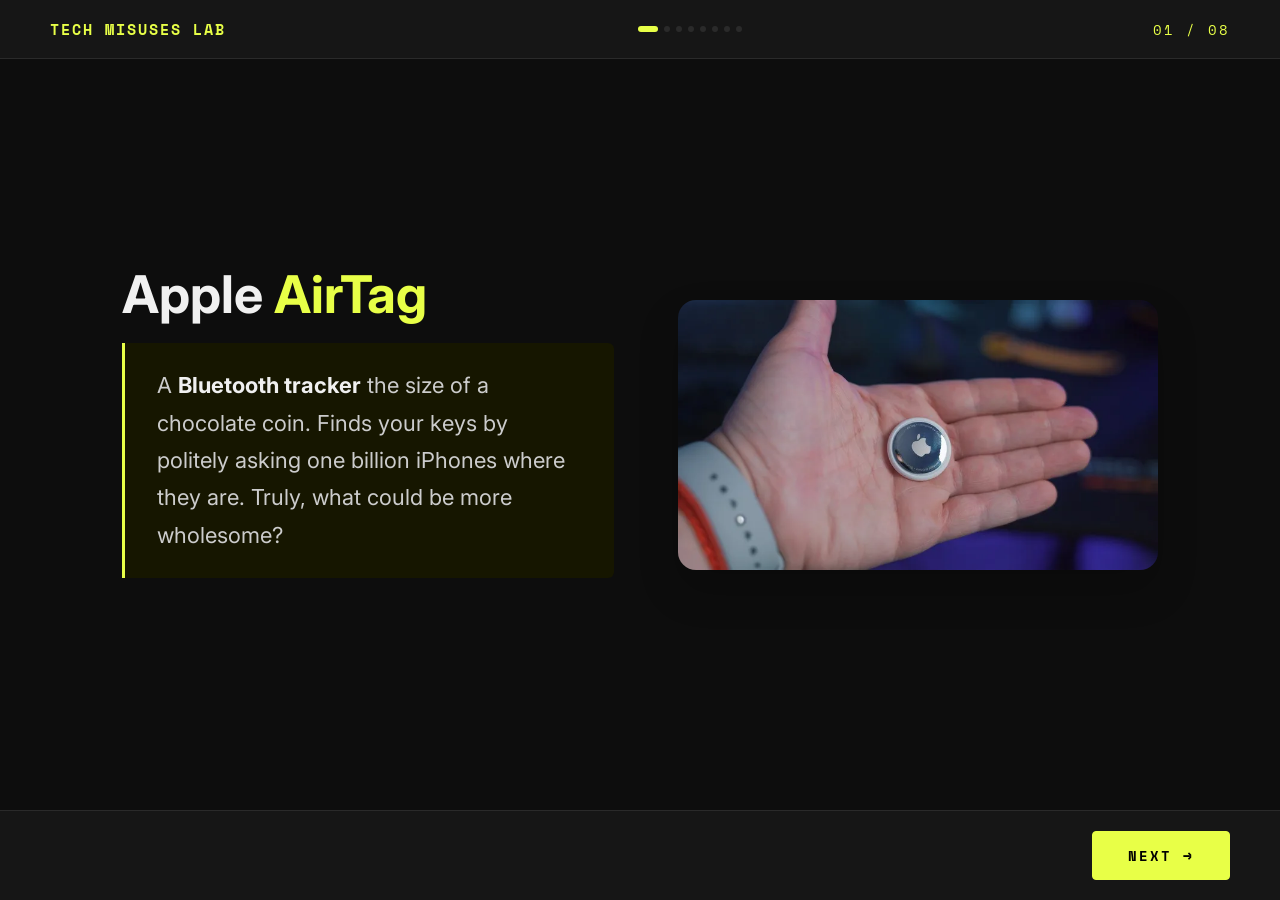
<file: products/airtag.html>
<!DOCTYPE html>
<html lang="en">
<head>
<meta charset="UTF-8"/>
<meta name="viewport" content="width=device-width, initial-scale=1.0"/>
<title>AirTag</title>
<link rel="icon" href="data:image/svg+xml,<svg xmlns=%22http://www.w3.org/2000/svg%22 viewBox=%220 0 100 100%22><text y=%22.9em%22 font-size=%2290%22></text></svg>"/>
<link href="https://fonts.googleapis.com/css2?family=Space+Mono:wght@400;700&family=Inter:wght@400;500;600;700;800&display=swap" rel="stylesheet"/>
<link rel="stylesheet" href="../styles.css"/>
<style>
  .topbar-home { font-family: 'Space Mono', monospace; font-size: 11px; color: var(--muted); letter-spacing: 2px; text-decoration: none; text-transform: uppercase; transition: color 0.2s; }
  .topbar-home:hover { color: var(--accent); }

  /* ── Generic AirTag layout ── */
  .airtag-stack { display: flex; flex-direction: column; gap: 22px; max-width: 950px; width: 100%; text-align: left; }
  .airtag-stack.center { text-align: center; align-items: center; }
  .airtag-prose { font-size: 21px; line-height: 1.65; color: #ddd; }
  .airtag-prose strong { color: var(--text); }

  /* ── MAO row (Screens 2 + 7) ── */
  .at-mao-row { display: grid; grid-template-columns: repeat(3, 1fr); gap: 18px; width: 100%; max-width: 950px; }
  .at-mao-card { background: #1a1a1a; border-radius: 8px; padding: 23px; opacity: 0; transform: translateY(8px); }
  .at-mao-card.in { animation: at-fade-up 0.5s ease forwards; }
  .at-mao-card .dot { width: 10px; height: 10px; border-radius: 50%; background: var(--accent); margin-bottom: 13px; }
  .at-mao-card .label { font-size: 20px; font-weight: 700; margin-bottom: 5px; }
  .at-mao-card .def { font-size: 16px; color: #999; line-height: 1.5; }
  .at-mao-final { font-size: 20px; line-height: 1.6; color: #ddd; opacity: 0; transform: translateY(6px); margin-top: 5px; max-width: 950px; text-align: center; }
  .at-mao-final.in { animation: at-fade-up 0.5s ease forwards; }
  @keyframes at-fade-up { to { opacity: 1; transform: translateY(0); } }

  /* Slide 2 (Scenario Analysis intro + MAO triad): scale everything up. */
  .slide[data-slide="2"] .airtag-stack { max-width: 1600px; gap: 36px; }
  .slide[data-slide="2"] .airtag-prose { max-width: 1500px !important; font-size: 26px !important; line-height: 1.65; }
  .slide[data-slide="2"] .at-mao-row { max-width: 1600px; gap: 28px; }
  .slide[data-slide="2"] .at-mao-card { padding: 38px 36px; }
  .slide[data-slide="2"] .at-mao-card .dot { width: 14px; height: 14px; margin-bottom: 18px; }
  .slide[data-slide="2"] .at-mao-card .label { font-size: 30px; margin-bottom: 10px; }
  .slide[data-slide="2"] .at-mao-card .def { font-size: 20px; line-height: 1.55; }
  .slide[data-slide="2"] .at-mao-final { font-size: 26px; max-width: 1500px; margin-top: 14px; }

  /* ── Screen 3 scenario picker ── */
  .at-pick-grid { display: flex; flex-direction: column; gap: 15px; width: 100%; max-width: 950px; }
  .at-pick-card { background: #fff; color: #111; border: 1.5px solid #d8d8d8; border-radius: 12px; padding: 20px 23px; cursor: pointer; font-size: 20px; line-height: 1.5; position: relative; transition: border-color 0.2s, background 0.2s, opacity 0.2s; }
  .at-pick-card:hover:not(.locked):not(.selected) { border-color: #999; }
  .at-pick-card.selected { border: 2px solid var(--accent3); background: #e6f4fb; padding: 19px 22px; }
  .at-pick-card.locked { opacity: 0.45; cursor: not-allowed; }
  .at-pick-card .soon { position: absolute; top: 13px; right: 15px; font-family: 'Space Mono', monospace; font-size: 13px; letter-spacing: 2px; padding: 4px 9px; background: #eaeaea; color: #666; border-radius: 4px; }

  /* ── Screen 4 comic + tagging ── */
  .at-scene-label { font-family: 'Space Mono', monospace; font-size: 14px; letter-spacing: 3px; color: var(--accent3); text-transform: uppercase; }
  .at-comic-wrap { width: 100%; max-width: 900px; background: #fff; border-radius: 12px; border: 1px solid var(--border); overflow: hidden; }
  .at-comic-wrap img { width: 100%; height: auto; display: block; }

  .at-tag-block { width: 100%; max-width: 900px; }
  .at-tag-q { font-size: 22px; font-weight: 700; margin-bottom: 18px; }
  /* Tag block + reveal area, hidden until the first NEXT press on a scenario slide. */
  .at-tag-reveal { display: none; width: 100%; max-width: 900px; opacity: 0; transform: translateY(8px); transition: opacity 0.4s ease, transform 0.4s ease; }
  .at-tag-reveal.in { display: flex; flex-direction: column; gap: 18px; align-items: center; opacity: 1; transform: translateY(0); }
  .at-tag-rows { display: flex; flex-direction: column; gap: 13px; }
  .at-tag-row { display: grid; grid-template-columns: 45px minmax(275px, 1fr) auto; column-gap: 18px; row-gap: 0; align-items: center; padding: 18px 20px; background: var(--surface); border: 1px solid var(--border); border-radius: 10px; transition: background 0.3s, border-color 0.3s, opacity 0.3s; }
  .at-tag-row .row-dot { grid-row: 1; }
  .at-tag-row .row-label { grid-row: 1; }
  .at-tag-row .row-buttons { grid-row: 1; }
  .at-tag-row .row-diagnosis { grid-row: 2; grid-column: 2 / 4; }
  /* Rows themselves stay neutral end-to-end. Absent rows fade slightly. */
  .at-tag-row.revealed.absent { opacity: 0.55; }
  .at-tag-row .row-dot { width: 15px; height: 15px; border-radius: 50%; border: 2px solid var(--muted); justify-self: center; }
  .at-tag-row .row-label { display: flex; flex-direction: column; gap: 3px; min-width: 0; }
  .at-tag-row .row-label-title { font-size: 19px; font-weight: 700; }
  .at-tag-row .row-label-question { font-size: 16px; color: #999; font-weight: 400; line-height: 1.4; }
  /* Diagnosis explanation: pops in larger + brighter than the static description. */
  .at-tag-row .row-diagnosis { font-size: 18px; color: #f0f0f0; font-weight: 500; line-height: 1.55; opacity: 0; max-height: 0; overflow: hidden; transition: opacity 0.4s ease, max-height 0.4s ease, transform 0.4s ease; transform: translateY(6px); }
  .at-tag-row.revealed .row-diagnosis {
    opacity: 1;
    max-height: 350px;
    margin-top: 14px;
    padding: 14px 18px;
    background: rgba(71, 200, 255, 0.08);
    border-left: 3px solid var(--accent3);
    border-radius: 6px;
    transform: translateY(0);
    animation: at-diag-pop 0.55s cubic-bezier(0.22, 1.4, 0.36, 1) both;
  }
  .at-tag-row.revealed.absent .row-diagnosis {
    background: rgba(255, 71, 71, 0.08);
    border-left-color: var(--accent2);
  }
  @keyframes at-diag-pop {
    0%   { transform: translateY(8px) scale(0.98); }
    50%  { transform: translateY(0) scale(1.01); }
    100% { transform: translateY(0) scale(1); }
  }
  .at-tag-row .row-correction { display: block; margin-bottom: 6px; color: #ffb6b6; font-weight: 600; }
  .at-tag-row .row-buttons { display: flex; gap: 10px; }
  .at-tag-btn { font-family: 'Space Mono', monospace; font-size: 14px; letter-spacing: 2px; padding: 9px 18px; border-radius: 5px; cursor: pointer; background: transparent; color: #bbb; border: 1px solid var(--border); transition: all 0.2s; }
  .at-tag-btn:hover:not(:disabled) { border-color: #fff; color: #fff; }
  /* User's pick: cyan for Present, white for Absent. Stays distinct from
     the verdict accents carried by the diagnosis text. */
  .at-tag-btn.active { background: #fff; color: #000; border-color: #fff; box-shadow: 0 0 0 3px rgba(255,255,255,0.18); }
  .at-tag-btn.active[onclick*="'present'"] {
    background: var(--accent3); border-color: var(--accent3);
    box-shadow: 0 0 0 3px rgba(71,200,255,0.22);
  }
  .at-tag-btn:disabled { cursor: default; opacity: 0.5; }

  .at-reveal-btn { font-family: 'Space Mono', monospace; font-size: 15px; letter-spacing: 2px; padding: 14px 33px; border-radius: 5px; cursor: pointer; background: var(--accent); color: #000; border: 1px solid var(--accent); font-weight: 700; text-transform: uppercase; transition: all 0.2s; opacity: 0; pointer-events: none; }
  .at-reveal-btn.show { opacity: 1; pointer-events: all; }
  .at-reveal-btn:hover { background: #d4e83e; }
  /* Inline scenario reveal buttons replaced by NEXT-as-CORRECT-ANSWERS morph. */
  #breakupRevealBtn, #custodyRevealBtn, #journalistRevealBtn { display: none !important; }

  .at-punchline { font-size: 21px; line-height: 1.6; color: #ddd; padding: 20px 25px; border-radius: 10px; background: #131600; border: 1px solid rgba(232,255,71,0.3); width: 100%; max-width: 900px; opacity: 0; transform: translateY(6px); }
  .at-punchline.in { animation: at-fade-up 0.5s ease forwards; }
  .at-punchline strong { color: var(--accent); }
  .at-punchline .pulse-dots { display: inline-flex; gap: 6px; margin-left: 10px; vertical-align: middle; }
  .at-punchline .pulse-dots span { width: 8px; height: 8px; border-radius: 50%; background: var(--accent); opacity: 0.25; }
  .at-punchline.in .pulse-dots span.on { animation: at-pulse 1.4s ease infinite; }
  .at-punchline.in .pulse-dots span.on:nth-child(2) { animation-delay: 0.25s; }
  .at-punchline.in .pulse-dots span.on:nth-child(3) { animation-delay: 0.5s; }
  @keyframes at-pulse { 0%, 100% { opacity: 0.25; } 40% { opacity: 1; } }

  .at-next-scene { margin-top: 4px; }
</style>
</head>
<body>

<div class="topbar">
  <div class="topbar-brand">TECH MISUSES LAB</div>
  <div class="progress-bar" id="progressBar"></div>
  <div class="slide-counter" id="slideCounter">01 / 08</div>
</div>

<div class="slides-wrapper">

  <!-- SLIDE 1: Intro -->
  <div class="slide" data-slide="1">
    <div style="width:100%; display:flex; flex-direction:row; align-items:center; justify-content:center; gap:64px; padding:36px 5%; text-align:left;">
      <div style="flex:1 1 0; max-width:560px;">
        <h2>Apple <span class="accent-word">AirTag</span></h2>
        <div class="purpose-box" style="margin-top:20px;">
          A <strong style="color:#f0f0f0">Bluetooth tracker</strong> the size of a chocolate coin. Finds your keys by politely asking one billion iPhones where they are. Truly, what could be more wholesome?
        </div>
      </div>
      <div style="flex:1 1 0; display:flex; align-items:center; justify-content:center; max-width:480px;">
        <img src="../images/AirTag.png" alt="Apple AirTag" style="width:100%; max-height:480px; object-fit:contain; border-radius:18px; box-shadow:0 20px 40px rgba(0,0,0,0.2);" onerror="this.style.display='none';"/>
      </div>
    </div>
  </div>

  <!-- ═══ Screen 2: What's scenario-based misuse analysis ═══ -->
  <div class="slide" data-slide="2">
    <div class="airtag-stack center" style="gap:28px;">
      <h2>Strategy: <span class="accent-word">Scenario Analysis</span></h2>
      <p class="airtag-prose" style="max-width:680px; font-size:18px;">Most analyses ask what a product does. Scenario-based analysis asks <strong>who's around it</strong>. You imagine real situations - people, tensions, relationships, and check whether the product changes what's possible in those situations. Misuse rarely shows up in the spec sheet. It shows up in the scenario.</p>

      <div class="at-mao-row" id="screen2MaoRow">
        <div class="at-mao-card" data-stagger="0">
          <div class="dot"></div>
          <div class="label">Motive</div>
          <div class="def">A reason to misuse it.</div>
        </div>
        <div class="at-mao-card" data-stagger="400">
          <div class="dot"></div>
          <div class="label">Access</div>
          <div class="def">Proximity to the target.</div>
        </div>
        <div class="at-mao-card" data-stagger="800">
          <div class="dot"></div>
          <div class="label">Opportunity</div>
          <div class="def">What the product newly enables.</div>
        </div>
      </div>
      <p class="at-mao-final" id="screen2Final" data-stagger="1400">When all three line up, a product becomes a misuse vector.</p>
    </div>
  </div>

  <!-- ═══ Slide 3: Pick a scenario (all three unlocked, auto-advance) ═══ -->
  <div class="slide" data-slide="3">
    <div class="airtag-stack center" style="gap:22px;">
      <h2>Pick a scenario to investigate</h2>
      <p class="airtag-prose" style="max-width:900px; text-align:center;">Three situations. Which would you investigate first for possible misuse?</p>

      <div class="at-pick-grid">
        <div class="at-pick-card" data-pick="breakup" onclick="atPick(this)">
          A couple recently ended their relationship and are still exchanging belongings.
        </div>
        <div class="at-pick-card" data-pick="custody" onclick="atPick(this)">
          A parent in a custody dispute wants to know where their child goes after school.
        </div>
        <div class="at-pick-card" data-pick="journalist" onclick="atPick(this)">
          A journalist meets a confidential source in a public location.
        </div>
      </div>
    </div>
  </div>

  <!-- ═══ Slide 4: Scenario 1 — Breakup (comic + tag block on one slide) ═══ -->
  <div class="slide" data-slide="4" data-scenario="breakup">
    <div class="airtag-stack center" style="gap:18px;">
      <div class="at-scene-label">Scenario <span id="breakupOrder">1</span> of 3</div>
      <div class="at-comic-wrap">
        <img src="../images/comic1.png" alt="Comic illustrating the breakup scenario"/>
      </div>
      <div class="at-tag-reveal" data-tag-reveal>
        <div class="at-tag-block" id="breakupTagBlock">
          <div class="at-tag-q">Identify motive, access, and opportunity in this scene.</div>
          <div class="at-tag-rows" id="breakupTagRows">
            <div class="at-tag-row" data-row="motive">
              <div class="row-dot"></div>
              <div class="row-label">
                <div class="row-label-title">Motive</div>
                <div class="row-label-question">Someone has a reason to use the product in a risky or unintended way.</div>
              </div>
              <div class="row-diagnosis"></div>
              <div class="row-buttons">
                <button class="at-tag-btn" onclick="atTagAnswer(this,'motive','present')">Present</button>
                <button class="at-tag-btn" onclick="atTagAnswer(this,'motive','absent')">Absent</button>
              </div>
            </div>
            <div class="at-tag-row" data-row="access">
              <div class="row-dot"></div>
              <div class="row-label">
                <div class="row-label-title">Access</div>
                <div class="row-label-question">They can use the product, feature, controls or physical device.</div>
              </div>
              <div class="row-diagnosis"></div>
              <div class="row-buttons">
                <button class="at-tag-btn" onclick="atTagAnswer(this,'access','present')">Present</button>
                <button class="at-tag-btn" onclick="atTagAnswer(this,'access','absent')">Absent</button>
              </div>
            </div>
            <div class="at-tag-row" data-row="opportunity">
              <div class="row-dot"></div>
              <div class="row-label">
                <div class="row-label-title">Opportunity</div>
                <div class="row-label-question">The product gives them a capability that makes the misuse possible or easier.</div>
              </div>
              <div class="row-diagnosis"></div>
              <div class="row-buttons">
                <button class="at-tag-btn" onclick="atTagAnswer(this,'opportunity','present')">Present</button>
                <button class="at-tag-btn" onclick="atTagAnswer(this,'opportunity','absent')">Absent</button>
              </div>
            </div>
          </div>
          <div style="display:flex; justify-content:center; margin-top:18px;">
            <button class="at-reveal-btn" id="breakupRevealBtn" onclick="atReveal()">Reveal</button>
          </div>
        </div>

        <div class="at-punchline" id="breakupPunchline" style="display:none;">
          <strong>All three legs are present.</strong> Motive, access, and opportunity all line up. This is what a misuse vector looks like.
          <span class="pulse-dots"><span class="on"></span><span class="on"></span><span class="on"></span></span>
        </div>
      </div>
    </div>
  </div>

  <!-- ═══ Slide 5: Scenario 2 — Custody (combined) ═══ -->
  <div class="slide" data-slide="5" data-scenario="custody">
    <div class="airtag-stack center" style="gap:18px;">
      <div class="at-scene-label">Scenario <span id="custodyOrder">2</span> of 3</div>
      <div class="at-comic-wrap">
        <img src="../images/comic2.png" alt="Comic illustrating the custody scenario"/>
      </div>
      <div class="at-tag-reveal" data-tag-reveal>
        <div class="at-tag-block" id="custodyTagBlock">
          <div class="at-tag-q">Identify motive, access, and opportunity in this scene.</div>
          <div class="at-tag-rows" id="custodyTagRows">
            <div class="at-tag-row" data-row="motive">
              <div class="row-dot"></div>
              <div class="row-label">
                <div class="row-label-title">Motive</div>
                <div class="row-label-question">Someone has a reason to use the product in a risky or unintended way.</div>
              </div>
              <div class="row-diagnosis"></div>
              <div class="row-buttons">
                <button class="at-tag-btn" onclick="atTagAnswerCustody(this,'motive','present')">Present</button>
                <button class="at-tag-btn" onclick="atTagAnswerCustody(this,'motive','absent')">Absent</button>
              </div>
            </div>
            <div class="at-tag-row" data-row="access">
              <div class="row-dot"></div>
              <div class="row-label">
                <div class="row-label-title">Access</div>
                <div class="row-label-question">They can use the product, feature, controls or physical device.</div>
              </div>
              <div class="row-diagnosis"></div>
              <div class="row-buttons">
                <button class="at-tag-btn" onclick="atTagAnswerCustody(this,'access','present')">Present</button>
                <button class="at-tag-btn" onclick="atTagAnswerCustody(this,'access','absent')">Absent</button>
              </div>
            </div>
            <div class="at-tag-row" data-row="opportunity">
              <div class="row-dot"></div>
              <div class="row-label">
                <div class="row-label-title">Opportunity</div>
                <div class="row-label-question">The product gives them a capability that makes the misuse possible or easier.</div>
              </div>
              <div class="row-diagnosis"></div>
              <div class="row-buttons">
                <button class="at-tag-btn" onclick="atTagAnswerCustody(this,'opportunity','present')">Present</button>
                <button class="at-tag-btn" onclick="atTagAnswerCustody(this,'opportunity','absent')">Absent</button>
              </div>
            </div>
          </div>
          <div style="display:flex; justify-content:center; margin-top:18px;">
            <button class="at-reveal-btn" id="custodyRevealBtn" onclick="atRevealCustody()">Reveal</button>
          </div>
        </div>

        <div class="at-punchline" id="custodyPunchline" style="display:none;">
          <strong>All three legs are present.</strong> The parent's motive may feel protective, but the structure of motive, access, and opportunity is the same as covert tracking.
          <span class="pulse-dots"><span class="on"></span><span class="on"></span><span class="on"></span></span>
        </div>
      </div>
    </div>
  </div>

  <!-- ═══ Slide 6: Scenario 3 — Journalist (combined) ═══ -->
  <div class="slide" data-slide="6" data-scenario="journalist">
    <div class="airtag-stack center" style="gap:18px;">
      <div class="at-scene-label">Scenario <span id="journalistOrder">3</span> of 3</div>
      <div class="at-comic-wrap">
        <img src="../images/comic3.png" alt="Comic illustrating the journalist scenario"/>
      </div>
      <div class="at-tag-reveal" data-tag-reveal>
        <div class="at-tag-block" id="journalistTagBlock">
          <div class="at-tag-q">Identify motive, access, and opportunity in this scene.</div>
          <div class="at-tag-rows" id="journalistTagRows">
            <div class="at-tag-row" data-row="motive">
              <div class="row-dot"></div>
              <div class="row-label">
                <div class="row-label-title">Motive</div>
                <div class="row-label-question">Someone has a reason to use the product in a risky or unintended way.</div>
              </div>
              <div class="row-diagnosis"></div>
              <div class="row-buttons">
                <button class="at-tag-btn" onclick="atTagAnswerJournalist(this,'motive','present')">Present</button>
                <button class="at-tag-btn" onclick="atTagAnswerJournalist(this,'motive','absent')">Absent</button>
              </div>
            </div>
            <div class="at-tag-row" data-row="access">
              <div class="row-dot"></div>
              <div class="row-label">
                <div class="row-label-title">Access</div>
                <div class="row-label-question">They can use the product, feature, controls or physical device.</div>
              </div>
              <div class="row-diagnosis"></div>
              <div class="row-buttons">
                <button class="at-tag-btn" onclick="atTagAnswerJournalist(this,'access','present')">Present</button>
                <button class="at-tag-btn" onclick="atTagAnswerJournalist(this,'access','absent')">Absent</button>
              </div>
            </div>
            <div class="at-tag-row" data-row="opportunity">
              <div class="row-dot"></div>
              <div class="row-label">
                <div class="row-label-title">Opportunity</div>
                <div class="row-label-question">The product gives them a capability that makes the misuse possible or easier.</div>
              </div>
              <div class="row-diagnosis"></div>
              <div class="row-buttons">
                <button class="at-tag-btn" onclick="atTagAnswerJournalist(this,'opportunity','present')">Present</button>
                <button class="at-tag-btn" onclick="atTagAnswerJournalist(this,'opportunity','absent')">Absent</button>
              </div>
            </div>
          </div>
          <div style="display:flex; justify-content:center; margin-top:18px;">
            <button class="at-reveal-btn" id="journalistRevealBtn" onclick="atRevealJournalist()">Reveal</button>
          </div>
        </div>

        <div class="at-punchline" id="journalistPunchline" style="display:none;">
          <strong>Only two of three legs are present.</strong> Without opportunity — a way to plant or hand off a tag — the chance meeting doesn't form a misuse vector.
          <span class="pulse-dots"><span class="on"></span><span class="on"></span><span></span></span>
        </div>
      </div>
    </div>
  </div>

  <!-- ═══ Slide 7: Wrap ═══ -->
  <div class="slide" data-slide="7">
    <div class="airtag-stack center" style="gap:24px;">
      <h2>That was scenario-based misuse analysis.</h2>
      <p class="airtag-prose" style="max-width:680px;">You watched a situation and checked it against the same lens. When you're designing a new product - or evaluating one - don't start with the features. Start with the people around it, and ask: <strong>motive, access, opportunity</strong>. If all three line up somewhere, you've found a misuse vector before it finds you.</p>

      <div class="at-mao-row" id="screen7MaoRow">
        <div class="at-mao-card" data-stagger="0">
          <div class="dot"></div>
          <div class="label">Motive</div>
          <div class="def">A reason to misuse it.</div>
        </div>
        <div class="at-mao-card" data-stagger="400">
          <div class="dot"></div>
          <div class="label">Access</div>
          <div class="def">Proximity to the target.</div>
        </div>
        <div class="at-mao-card" data-stagger="800">
          <div class="dot"></div>
          <div class="label">Opportunity</div>
          <div class="def">What the product newly enables.</div>
        </div>
      </div>

      <div style="display:flex; gap:14px; flex-wrap:wrap; justify-content:center;">
        <!-- <button class="select-btn ghost" id="atTryAnotherBtn" onclick="atTryAnother()">Try another scenario</button> -->
        <!-- <button class="select-btn" onclick="window.location.href='../index.html'">Go to next level →</button> -->
      </div>
    </div>
  </div>

  <!-- SLIDE 8: Celebration -->
  <div class="slide" data-slide="8">
    <div class="completion-slide-inner" data-product="airtag"></div>
  </div>

</div>

<div class="bottom-nav">
  <button class="nav-btn" id="prevBtn" onclick="goPrev()">← PREV</button>
  <button class="nav-btn primary" id="nextBtn" onclick="goNext()">NEXT →</button>
</div>

<script src="../js/core.js"></script>
<script src="../js/celebration.js"></script>
<script>
  /* ── Slide 2 / 7 staggered MAO reveal ── */
  function atStaggerMao(rowId, finalId) {
    const row = document.getElementById(rowId);
    if (!row) return;
    row.querySelectorAll('.at-mao-card').forEach(c => c.classList.remove('in'));
    row.querySelectorAll('.at-mao-card').forEach(c => {
      const delay = parseInt(c.dataset.stagger || '0', 10);
      setTimeout(() => c.classList.add('in'), delay);
    });
    if (finalId) {
      const final = document.getElementById(finalId);
      if (final) {
        final.classList.remove('in');
        const delay = parseInt(final.dataset.stagger || '0', 10);
        setTimeout(() => final.classList.add('in'), delay);
      }
    }
  }

  /* Each scenario lives on a single slide. The tag block is hidden by default
     and revealed by the first NEXT press; the bottom NEXT button then morphs
     into CORRECT ANSWERS (disabled until all 3 rows answered). Clicking it
     runs the reveal; once reveal completes, NEXT restores to its normal
     label and the next press advances to the wrap. */
  const SCENARIO_SLIDE = { 4: 'breakup', 5: 'custody', 6: 'journalist' };
  const SCENARIO_KEYS = ['breakup', 'custody', 'journalist'];
  const WRAP_SLIDE = 7;
  const visitedScenarios = new Set();

  const nextBtn = document.getElementById('nextBtn');
  const NEXT_DEFAULT_LABEL = nextBtn.textContent;
  const NEXT_DEFAULT_ONCLICK = nextBtn.onclick;

  function _restoreNext() {
    nextBtn.textContent = NEXT_DEFAULT_LABEL;
    nextBtn.onclick = NEXT_DEFAULT_ONCLICK;
    nextBtn.disabled = false;
  }
  function _setNextAsReveal(key) {
    nextBtn.textContent = 'CORRECT ANSWERS';
    nextBtn.onclick = () => { _reveal(key); };
    const allAnswered = Object.values(atTagState[key].answers).every(v => v !== null);
    nextBtn.disabled = !allAnswered;
  }
  window._syncRevealButton = function(key) {
    if (SCENARIO_SLIDE[current] !== key) return;
    if (atTagState[key].revealed) return;
    const allAnswered = Object.values(atTagState[key].answers).every(v => v !== null);
    nextBtn.disabled = !allAnswered;
  };

  const _origGoTo = goTo;
  goTo = function(n) {
    nextGated = (n === 3); // Picker hides NEXT — selection auto-advances.
    _origGoTo(n);

    const sKey = SCENARIO_SLIDE[n];
    if (sKey) {
      if (tagShown[sKey] && !atTagState[sKey].revealed) {
        _setNextAsReveal(sKey);
      } else {
        _restoreNext();
      }
    } else if (n !== 3) {
      _restoreNext();
    }

    if (n === 2) atStaggerMao('screen2MaoRow', 'screen2Final');
    if (n === WRAP_SLIDE) {
      atStaggerMao('screen7MaoRow', null);
      if (atPickedScenario) visitedScenarios.add(atPickedScenario);
      const tryBtn = document.getElementById('atTryAnotherBtn');
      if (tryBtn) tryBtn.style.display = visitedScenarios.size >= 3 ? 'none' : '';
      try { localStorage.setItem('completed:airtag', '1'); } catch (e) {}
    }
    if (n === 8) {
      const container = document.querySelector('[data-slide="8"] .completion-slide-inner');
      if (container) {
        container.dataset.mounted = '';
        setTimeout(() => mountCelebrationSlide('airtag', container), 300);
      }
    }
  };
  if (document.querySelector('[data-slide="2"]').classList.contains('active')) atStaggerMao('screen2MaoRow', 'screen2Final');
  if (document.querySelector(`[data-slide="${WRAP_SLIDE}"]`).classList.contains('active')) atStaggerMao('screen7MaoRow', null);

  /* ── Scenario data ── */
  const SCENARIOS = {
    breakup: {
      scenarioSlide: 4,
      truth: {
        motive: { state: 'present', diagnosis: 'A recent breakup creates a clear surveillance motive — knowing where the ex is, and who they are with.' },
        access: { state: 'present', diagnosis: 'They are still exchanging belongings. The bag, the box, the jacket — all of it passes through the suspect\'s hands before going back.' },
        opportunity: { state: 'present', diagnosis: 'A coin-sized tracker reporting through Apple\'s network turns a returned item into continuous covert location tracking.' }
      },
      corrections: {
        motive: 'You marked this absent, but the breakup itself is the motive — the desire to keep tabs on someone who has moved out of your life.',
        access: 'You marked this absent, but they handle the ex\'s belongings before returning them. That is direct, unobserved access.',
        opportunity: 'You marked this absent, but an AirTag hidden in a returned item turns Apple\'s Find My network into a covert tracking system.'
      },
      rowsId: 'breakupTagRows', revealBtnId: 'breakupRevealBtn', punchId: 'breakupPunchline', orderLabelId: 'breakupOrder'
    },
    custody: {
      scenarioSlide: 5,
      truth: {
        motive: { state: 'present', diagnosis: 'A custody dispute creates a strong desire to know where the child is when not in your care.' },
        access: { state: 'present', diagnosis: 'The parent has full access to the child\'s backpack, jacket, and other belongings.' },
        opportunity: { state: 'present', diagnosis: 'A tag slipped into a school bag silently reports the child\'s — and the other parent\'s — location through Apple\'s network.' }
      },
      corrections: {
        motive: 'You marked this absent, probably because the parent is acting out of concern. But MAO is not asking whether the motive is sympathetic — only whether there is one.',
        access: 'You marked this absent, but the parent has unrestricted access to their own child\'s things. That is what makes the tracking possible.',
        opportunity: 'You marked this absent, but the moment the tag rides along to school it begins reporting locations. The product creates the new capability.'
      },
      rowsId: 'custodyTagRows', revealBtnId: 'custodyRevealBtn', punchId: 'custodyPunchline', orderLabelId: 'custodyOrder'
    },
    journalist: {
      scenarioSlide: 6,
      truth: {
        motive: { state: 'present', diagnosis: 'An adversary wanting to identify the source has a clear reason to know where the journalist goes next.' },
        access: { state: 'present', diagnosis: 'The journalist owns their own bag, phone, and coat — the adversary cannot put a tag on or near them in passing.' },
        opportunity: { state: 'absent', diagnosis: 'Without a way to physically plant a tag on the journalist or the source, the public meeting alone does not give the product a new capability to exploit.' }
      },
      corrections: {
        motive: 'You marked this absent, but the scenario implies an interested third party — otherwise the meeting would not need to be confidential.',
        access: 'You marked this absent, but "access" here means access to the product on the journalist\'s belongings. The journalist does control those belongings.',
        opportunity: 'You marked this present, but a chance public encounter alone does not let the adversary plant the tracker. Without that step, the misuse vector does not close.'
      },
      rowsId: 'journalistTagRows', revealBtnId: 'journalistRevealBtn', punchId: 'journalistPunchline', orderLabelId: 'journalistOrder'
    }
  };

  /* ── Per-scenario state ── */
  const atTagState = {
    breakup:    { answers: { motive: null, access: null, opportunity: null }, revealed: false },
    custody:    { answers: { motive: null, access: null, opportunity: null }, revealed: false },
    journalist: { answers: { motive: null, access: null, opportunity: null }, revealed: false }
  };

  function _tagAnswer(key, btn, row, value) {
    const st = atTagState[key];
    if (st.revealed) return;
    st.answers[row] = value;
    const sc = SCENARIOS[key];
    const rowEl = document.querySelector(`#${sc.rowsId} .at-tag-row[data-row="${row}"]`);
    rowEl.querySelectorAll('.at-tag-btn').forEach(b => b.classList.remove('active'));
    btn.classList.add('active');

    const allAnswered = Object.values(st.answers).every(v => v !== null);
    document.getElementById(sc.revealBtnId).classList.toggle('show', allAnswered);
    if (window._syncRevealButton) window._syncRevealButton(key);
  }

  function _reveal(key) {
    const st = atTagState[key];
    if (st.revealed) return;
    st.revealed = true;
    const sc = SCENARIOS[key];
    document.getElementById(sc.revealBtnId).style.display = 'none';
    const rows = ['motive', 'access', 'opportunity'];
    rows.forEach((rowKey, i) => setTimeout(() => _revealRow(key, rowKey), i * 600));
    setTimeout(() => {
      const punch = document.getElementById(sc.punchId);
      punch.style.display = 'block';
      requestAnimationFrame(() => punch.classList.add('in'));
      _restoreNext();
      unlockNext();
    }, rows.length * 600 + 200);
  }

  function _revealRow(key, rowKey) {
    const sc = SCENARIOS[key];
    const truth = sc.truth[rowKey];
    const rowEl = document.querySelector(`#${sc.rowsId} .at-tag-row[data-row="${rowKey}"]`);
    const guess = atTagState[key].answers[rowKey];

    if (guess !== null && guess !== undefined) {
      recordAnswer('airtag', guess === truth.state);
    }

    rowEl.classList.remove('present', 'absent');
    rowEl.classList.add(truth.state);

    const diag = rowEl.querySelector('.row-diagnosis');
    let html = truth.diagnosis;
    if (guess && guess !== truth.state) {
      const correction = sc.corrections[rowKey] || (truth.state === 'present'
        ? 'You marked this absent, here is why it is present.'
        : 'You marked this present, here is why it is absent.');
      html = `<span class="row-correction">${correction}</span>${truth.diagnosis}`;
    }
    diag.innerHTML = html;
    rowEl.classList.add('revealed');
    rowEl.querySelectorAll('.at-tag-btn').forEach(b => b.disabled = true);
  }

  /* Inline-onclick entry points. */
  window.atTagAnswer           = function(btn, row, value) { _tagAnswer('breakup', btn, row, value); };
  window.atTagAnswerCustody    = function(btn, row, value) { _tagAnswer('custody', btn, row, value); };
  window.atTagAnswerJournalist = function(btn, row, value) { _tagAnswer('journalist', btn, row, value); };
  window.atReveal              = function() { _reveal('breakup'); };
  window.atRevealCustody       = function() { _reveal('custody'); };
  window.atRevealJournalist    = function() { _reveal('journalist'); };

  /* ── Slide 3: pick a scenario (auto-advance) ── */
  let atPickedScenario = null;

  function atPick(card) {
    if (card.classList.contains('locked')) return;
    document.querySelectorAll('.at-pick-card').forEach(c => c.classList.remove('selected'));
    card.classList.add('selected');
    atPickedScenario = card.dataset.pick;
    atUpdateScenarioLabels();
    setTimeout(() => { if (current === 3) goNext(); }, 220);
  }
  window.atPick = atPick;

  function atUpdateScenarioLabels() {
    const order = atPickedScenario
      ? [atPickedScenario, ...SCENARIO_KEYS.filter(k => k !== atPickedScenario)]
      : SCENARIO_KEYS.slice();
    order.forEach((k, i) => {
      const el = document.getElementById(SCENARIOS[k].orderLabelId);
      if (el) el.textContent = String(i + 1);
    });
  }

  /* On a scenario slide: first NEXT reveals the tag block (and pans to it).
     The CORRECT ANSWERS morph then takes over. After reveal, NEXT advances. */
  const tagShown = { breakup: false, custody: false, journalist: false };
  function _showTagBlock(key) {
    const slide = document.querySelector(`[data-slide="${SCENARIOS[key].scenarioSlide}"]`);
    const block = slide ? slide.querySelector('[data-tag-reveal]') : null;
    if (block) {
      block.classList.add('in');
      requestAnimationFrame(() => {
        block.scrollIntoView({ behavior: 'smooth', block: 'center' });
      });
    }
    tagShown[key] = true;
    _setNextAsReveal(key);
  }
  function _hideTagBlock(key) {
    const slide = document.querySelector(`[data-slide="${SCENARIOS[key].scenarioSlide}"]`);
    const block = slide ? slide.querySelector('[data-tag-reveal]') : null;
    if (block) block.classList.remove('in');
    tagShown[key] = false;
  }

  /* ── Routing: 3 → picked.scenarioSlide → wrap. ── */
  function atPicked() {
    return SCENARIOS[atPickedScenario || 'breakup'];
  }

  goNext = function() {
    const sc = atPicked();
    const key = atPickedScenario || 'breakup';
    if (current === 3) { goTo(sc.scenarioSlide); return; }
    if (current === sc.scenarioSlide) {
      if (!tagShown[key]) { _showTagBlock(key); return; }
      goTo(WRAP_SLIDE); return;
    }
    goTo(current + 1);
  };
  goPrev = function() {
    const sc = atPicked();
    if (current === WRAP_SLIDE) { goTo(sc.scenarioSlide); return; }
    if (current === sc.scenarioSlide) { goTo(3); return; }
    goTo(current - 1);
  };

  /* Reset all scenario state and return to the picker. */
  function atTryAnother() {
    SCENARIO_KEYS.forEach(key => {
      const sc = SCENARIOS[key];
      const st = atTagState[key];
      st.answers = { motive: null, access: null, opportunity: null };
      st.revealed = false;
      _hideTagBlock(key);

      document.querySelectorAll(`#${sc.rowsId} .at-tag-row`).forEach(row => {
        row.classList.remove('present', 'absent', 'revealed');
        const diag = row.querySelector('.row-diagnosis');
        if (diag) diag.innerHTML = '';
        row.querySelectorAll('.at-tag-btn').forEach(b => { b.disabled = false; b.classList.remove('active'); });
      });
      const revealBtn = document.getElementById(sc.revealBtnId);
      if (revealBtn) { revealBtn.classList.remove('show'); revealBtn.style.display = ''; }
      const punch = document.getElementById(sc.punchId);
      if (punch) { punch.classList.remove('in'); punch.style.display = 'none'; }
    });

    document.querySelectorAll('.at-pick-card').forEach(c => {
      c.classList.remove('selected');
      if (visitedScenarios.has(c.dataset.pick)) c.classList.add('locked');
      else c.classList.remove('locked');
    });
    atPickedScenario = null;
    atUpdateScenarioLabels();
    goTo(3);
  }
  window.atTryAnother = atTryAnother;

  /* ── Init ── */
  initSlides(8);
  startProductTimer('airtag');
</script>
</body>
</html>
</file>
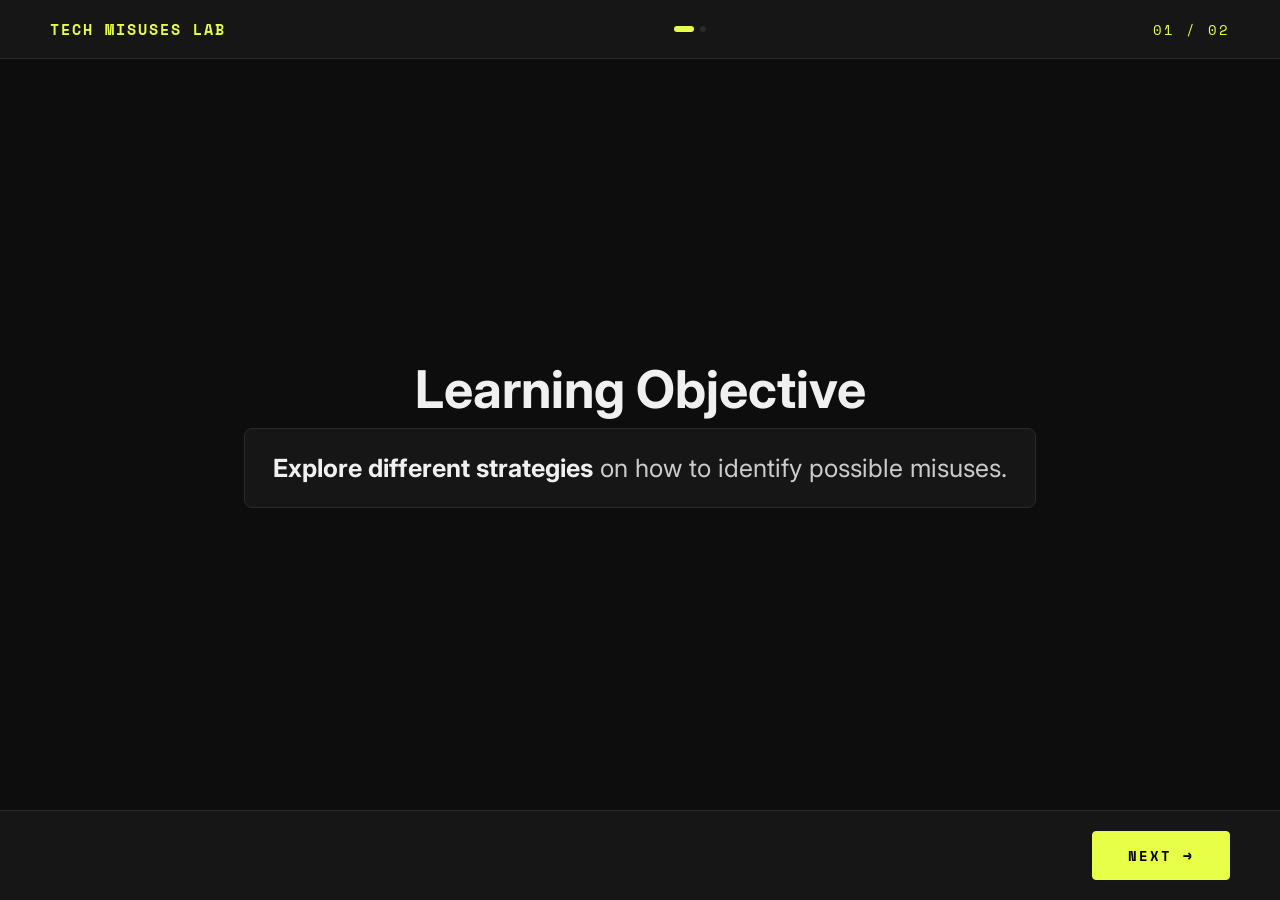
<file: products/intro.html>
<!DOCTYPE html>
<html lang="en">
<head>
<meta charset="UTF-8"/>
<meta name="viewport" content="width=device-width, initial-scale=1.0"/>
<title>Introduction · Tech Misuses Lab</title>
<link rel="icon" href="data:image/svg+xml,<svg xmlns=%22http://www.w3.org/2000/svg%22 viewBox=%220 0 100 100%22><text y=%22.9em%22 font-size=%2290%22>🏁</text></svg>"/>
<link href="https://fonts.googleapis.com/css2?family=Space+Mono:wght@400;700&family=Inter:wght@400;500;600;700;800&display=swap" rel="stylesheet"/>
<link rel="stylesheet" href="../styles.css"/>
</head>
<body>

<div class="topbar">
  <div class="topbar-brand">TECH MISUSES LAB</div>
  <div class="progress-bar" id="progressBar"></div>
  <div class="slide-counter" id="slideCounter">01 / 02</div>
</div>

<div class="slides-wrapper">

  <!-- SLIDE 1: Learning Objectives -->
  <div class="slide" data-slide="1">
    <h2>Learning Objective</h2>
    <div class="obj-list" style="align-items:center;">
      <div class="obj-item" style="justify-content:center; text-align:center;">
        <div class="obj-text" style="text-align:center;"><strong>Explore different strategies</strong> <span>on how to identify possible misuses.</span></div>
      </div>
    </div>
  </div>

  <!-- SLIDE 2: Why This Matters -->
  <div class="slide" data-slide="2">
    <h2>Why This Matters</h2>
    <div class="why-body" style="max-width:1500px; width:90%;">
      <p style="font-size:30px;color:#ddd;line-height:1.55;margin-bottom:24px;">You are (or will be) a <strong style="color:#f0f0f0">designer of products</strong>, and at some point you will ship something into the world.</p>
      <p style="font-size:30px;color:#ddd;line-height:1.55;margin-bottom:0;">When you do, others will use it in ways you never intended, some clever, some malicious.</p>
    </div>
    <div class="why-highlight" style="max-width:1500px; width:90%; font-size:28px;">
      This tool gives you the instinct to see misuse early, before a product ships, before an attacker finds it, and before it becomes your responsibility.
    </div>
  </div>

</div>

<div class="bottom-nav">
  <button class="nav-btn" id="prevBtn" onclick="goPrev()">← PREV</button>
  <button class="nav-btn primary" id="nextBtn" onclick="goNext()">NEXT →</button>
</div>

<script src="../js/core.js"></script>
<script>
  initSlides(2);

  /* On the last intro slide:
     - auto-mark the intro as completed;
     - turn the NEXT button (normally hidden on the final slide) into a
       BACK-TO-PATH button so the user's hand stays in the same place. */
  (function() {
    const TOTAL = 2;
    const nextBtn = document.getElementById('nextBtn');
    const origText = nextBtn.textContent;
    const origClick = nextBtn.onclick;

    function syncButton(n) {
      if (n === TOTAL) {
        nextBtn.textContent = '← BACK TO PATH';
        nextBtn.onclick = () => { window.location.href = '../index.html'; };
        nextBtn.style.visibility = 'visible';
      } else {
        nextBtn.textContent = origText;
        nextBtn.onclick = origClick;
      }
    }

    const _origGoTo = goTo;
    goTo = function(n) {
      _origGoTo(n);
      syncButton(n);
      if (n === TOTAL) { try { localStorage.setItem('completed:intro', '1'); } catch (e) {} }
    };
    syncButton(1); // initial state
  })();
</script>
</body>
</html>
</file>
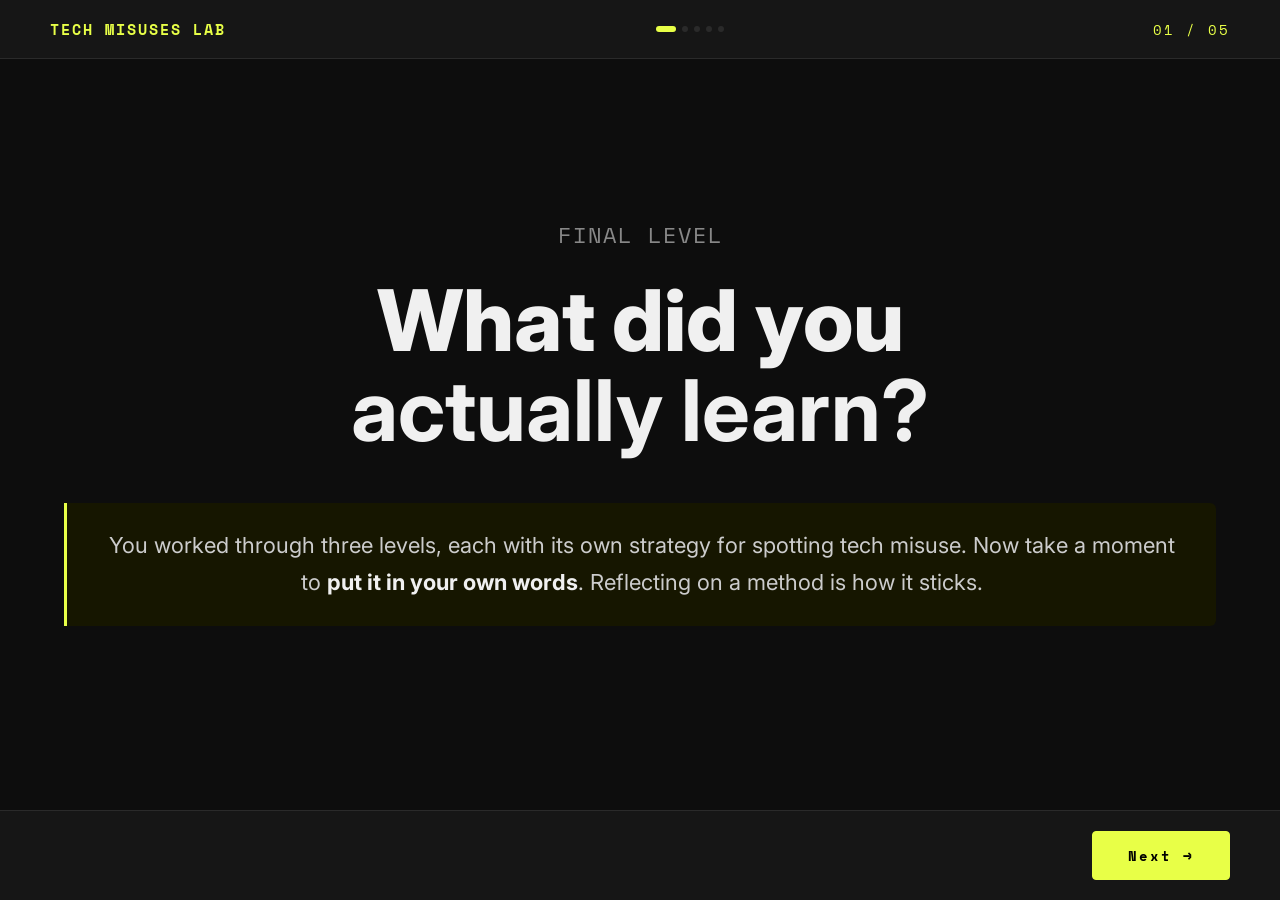
<file: products/meta_learning.html>
<!DOCTYPE html>
<html lang="en">
<head>
<meta charset="UTF-8"/>
<meta name="viewport" content="width=device-width, initial-scale=1.0"/>
<title>Meta-Learning · Tech Misuses Lab</title>
<link rel="icon" href="data:image/svg+xml,<svg xmlns=%22http://www.w3.org/2000/svg%22 viewBox=%220 0 100 100%22><text y=%22.9em%22 font-size=%2290%22>🎓</text></svg>"/>
<link href="https://fonts.googleapis.com/css2?family=Space+Mono:wght@400;700&family=Inter:wght@400;500;600;700;800&display=swap" rel="stylesheet"/>
<link rel="stylesheet" href="../styles.css"/>
<style>
  .topbar-home {
    font-family: 'Space Mono', monospace;
    font-size: 11px;
    color: var(--muted);
    letter-spacing: 2px;
    text-decoration: none;
    text-transform: uppercase;
    transition: color 0.2s;
  }
  .topbar-home:hover { color: var(--accent); }

  /* Calm the green on this page so the AI feedback box is the only strong accent. */
  .accent-word { color: #f0f0f0; font-weight: 700; }
  .meta-thanks strong { color: #f0f0f0 !important; }

  /* Meta-learning questionnaire */
  .meta-q-wrap {
    width: 100%;
    max-width: 880px;
    display: flex;
    flex-direction: column;
    gap: 18px;
    margin-top: 28px;
    text-align: left;
  }
  .meta-q-card {
    background: var(--surface);
    border: 1px solid var(--border);
    border-radius: 8px;
    padding: 22px 26px;
    display: flex;
    flex-direction: column;
    gap: 14px;
    animation: fadeUp 0.4s ease both;
  }
  .meta-q-num {
    font-family: 'Space Mono', monospace;
    font-size: 12px;
    letter-spacing: 2px;
    color: var(--muted);
    text-transform: uppercase;
  }
  .meta-q-text {
    font-size: 20px;
    line-height: 1.45;
    color: #f0f0f0;
    font-weight: 700;
  }
  .meta-q-sub {
    font-size: 14px;
    color: var(--muted);
    line-height: 1.5;
    margin-top: -6px;
  }
  .meta-q-input {
    width: 100%;
    min-height: 110px;
    resize: vertical;
    background: #0e0e0e;
    border: 1px solid var(--border);
    border-radius: 6px;
    color: #f0f0f0;
    font-family: 'Space Mono', monospace;
    font-size: 15px;
    line-height: 1.55;
    padding: 14px 16px;
    transition: border-color 0.2s, box-shadow 0.2s;
  }
  .meta-q-input:focus {
    outline: none;
    border-color: var(--accent);
    box-shadow: 0 0 0 2px rgba(204, 232, 60, 0.15);
  }
  .meta-q-input::placeholder { color: #555; }

  .meta-progress {
    font-family: 'Space Mono', monospace;
    font-size: 12px;
    letter-spacing: 2px;
    color: var(--muted);
    text-transform: uppercase;
    margin-top: 8px;
  }
  .meta-progress .filled { color: var(--accent); }

  .meta-thanks {
    margin-top: 24px;
    font-size: 17px;
    color: #ccc;
    line-height: 1.6;
    max-width: 760px;
  }

  /* Q1: multi-select strategy chips */
  .meta-q1-options {
    display: grid;
    grid-template-columns: repeat(auto-fit, minmax(220px, 1fr));
    gap: 10px;
    margin-top: 4px;
  }
  .meta-q1-opt {
    display: flex;
    align-items: center;
    gap: 12px;
    padding: 14px 16px;
    background: #0e0e0e;
    border: 1.5px solid var(--border);
    border-radius: 8px;
    color: #f0f0f0;
    font-family: 'Inter', sans-serif;
    font-size: 15px;
    text-align: left;
    cursor: pointer;
    transition: border-color 0.2s, background 0.2s, color 0.2s;
  }
  .meta-q1-opt:hover:not(:disabled) {
    border-color: var(--accent);
    background: #131500;
  }
  .meta-q1-opt.selected {
    border-color: var(--accent);
    background: #1a1e00;
    color: var(--accent);
  }
  .meta-q1-opt.correct {
    border-color: var(--accent);
    background: #1a1e00;
    color: var(--accent);
  }
  .meta-q1-opt.wrong {
    border-color: var(--accent2);
    background: #1a0000;
    color: #ff8888;
  }
  .meta-q1-opt.missed {
    border-color: var(--accent);
    background: transparent;
    color: var(--accent);
    border-style: dashed;
  }
  .meta-q1-opt:disabled { cursor: default; }
  .meta-q1-opt-mark {
    flex: 0 0 22px;
    width: 22px; height: 22px;
    border-radius: 5px;
    border: 1.5px solid var(--border);
    display: flex; align-items: center; justify-content: center;
    font-size: 14px;
    color: var(--accent);
  }
  .meta-q1-opt.selected .meta-q1-opt-mark,
  .meta-q1-opt.correct .meta-q1-opt-mark { border-color: var(--accent); }
  .meta-q1-opt.wrong .meta-q1-opt-mark { border-color: var(--accent2); color: var(--accent2); }

  .meta-q1-feedback {
    margin-top: 14px;
    padding: 14px 18px;
    border-radius: 8px;
    font-size: 15px;
    line-height: 1.55;
  }
  .meta-q1-feedback.ok    { background: #1a1e00; border: 1px solid var(--accent); color: var(--accent); }
  .meta-q1-feedback.partial { background: #1a0000; border: 1px solid var(--accent2); color: #ffb0b0; }

  /* Inline LLM feedback - shows under each textarea after grading. */
  .meta-q-feedback {
    position: relative;
    margin-top: 20px;
    padding: 26px 28px 24px;
    border-radius: 10px;
    background: linear-gradient(180deg, #1e2400 0%, #181c00 100%);
    border: 1.5px solid var(--accent);
    box-shadow: 0 0 0 4px rgba(204, 232, 60, 0.08), 0 8px 24px rgba(0, 0, 0, 0.35);
    animation: fadeUp 0.4s ease both;
  }
  .meta-q-feedback::before {
    content: 'AI FEEDBACK';
    position: absolute;
    top: -10px;
    left: 22px;
    padding: 3px 10px;
    background: var(--accent);
    color: #000;
    font-family: 'Space Mono', monospace;
    font-size: 10px;
    font-weight: 700;
    letter-spacing: 2px;
    border-radius: 4px;
  }
  .meta-q-feedback.bad {
    background: linear-gradient(180deg, #220606 0%, #1a0404 100%);
    border-color: var(--accent2);
    box-shadow: 0 0 0 4px rgba(220, 50, 50, 0.10), 0 8px 24px rgba(0, 0, 0, 0.35);
  }
  .meta-q-feedback.bad::before { background: var(--accent2); color: #fff; }
  .meta-q-feedback.busy {
    background: linear-gradient(180deg, #141414 0%, #0d0d0d 100%);
    border-color: var(--muted);
    box-shadow: 0 0 0 4px rgba(255, 255, 255, 0.04), 0 8px 24px rgba(0, 0, 0, 0.35);
  }
  .meta-q-feedback.busy::before { background: var(--muted); color: #000; content: 'CORRECTING'; }
  .meta-q-feedback-status {
    font-family: 'Space Mono', monospace;
    font-size: 15px;
    font-weight: 700;
    letter-spacing: 1.5px;
    color: #f0f0f0;
    margin-bottom: 12px;
    display: flex;
    align-items: center;
    gap: 10px;
  }
  .meta-q-feedback.ok    .meta-q-feedback-status { color: var(--accent); }
  .meta-q-feedback.bad   .meta-q-feedback-status { color: #ff9b9b; }
  .meta-q-feedback-body {
    font-size: 19px;
    line-height: 1.6;
    color: #ffffff;
    font-weight: 500;
  }
  .meta-spinner {
    display: inline-block;
    width: 14px; height: 14px;
    border: 2px solid #444;
    border-top-color: var(--accent);
    border-radius: 50%;
    animation: meta-spin 0.7s linear infinite;
  }
  @keyframes meta-spin { to { transform: rotate(360deg); } }

  /* Survey slide chip buttons */
  .survey-choice-row {
    display: flex;
    gap: 10px;
    flex-wrap: wrap;
    margin-top: 4px;
  }
  .survey-choice {
    flex: 1;
    min-width: 110px;
    padding: 14px 22px;
    background: #0e0e0e;
    border: 1.5px solid var(--border);
    border-radius: 8px;
    color: #f0f0f0;
    font-family: 'Inter', sans-serif;
    font-size: 16px;
    font-weight: 600;
    cursor: pointer;
    transition: border-color 0.2s, background 0.2s, color 0.2s;
  }
  .survey-choice:hover:not(:disabled) {
    border-color: var(--accent);
    background: #131500;
  }
  .survey-choice.selected {
    border-color: var(--accent);
    background: #1a1e00;
    color: var(--accent);
  }
  .survey-choice:disabled { cursor: default; opacity: 0.7; }
  .survey-status {
    margin-top: 14px;
    font-family: 'Space Mono', monospace;
    font-size: 12px;
    letter-spacing: 1.5px;
    color: var(--muted);
    text-align: center;
    min-height: 18px;
  }
  .survey-status.ok  { color: var(--accent); }
  .survey-status.bad { color: var(--accent2); }
</style>
</head>
<body>

<div class="topbar">
  <div class="topbar-brand">TECH MISUSES LAB</div>
  <div class="progress-bar" id="progressBar"></div>
  <div class="slide-counter" id="slideCounter">01 / 05</div>
</div>

<div class="slides-wrapper">

  <!-- SLIDE 1: Intro -->
  <div class="slide" data-slide="1">
    <p style="color:var(--muted);font-size:22px;letter-spacing:2px;font-family:'Space Mono',monospace;">FINAL LEVEL</p>
    <div class="teaser-big">What did you<br><span class="accent-word">actually learn?</span></div>
    <div class="purpose-box" style="margin-top:18px;">
      You worked through three levels, each with its own strategy for spotting tech misuse. Now take a moment to <strong style="color:#f0f0f0">put it in your own words</strong>. Reflecting on a method is how it sticks.
    </div>
  </div>

  <!-- SLIDE 2: Questionnaire -->
  <div class="slide" data-slide="2">
    <div style="width:100%; padding:24px 6%; display:flex; flex-direction:column; align-items:center;">
      <h2>Meta-Learning <span class="accent-word">Reflection</span></h2>
      <p style="font-size:15px;color:var(--muted);margin-top:8px;max-width:720px;text-align:center;">Answer in a sentence or two — you can skip any you want. Empty answers won't be graded.</p>

      <div class="meta-q-wrap">

        <div class="meta-q-card" style="animation-delay:0.05s">
          <div class="meta-q-num">Question 01</div>
          <div class="meta-q-text">Which of these strategies did you <span class="accent-word">actually</span> learn?</div>
          <div class="meta-q-sub">Pick the three you saw in this lab. The other three are made up.</div>
          <div class="meta-q1-options" id="metaQ1Options">
            <!-- options injected by JS -->
          </div>
          <div class="meta-q1-feedback" id="metaQ1Feedback" hidden></div>
        </div>

        <div class="meta-q-card" style="animation-delay:0.1s">
          <div class="meta-q-num">Question 02</div>
          <div class="meta-q-text">How does <span class="accent-word">Component Breakdown</span> work?</div>
          <div class="meta-q-sub">What do you look at, and what kind of risks does it surface?</div>
          <textarea
            class="meta-q-input"
            id="metaQ2"
            placeholder="In Component Breakdown, you start by…"
            oninput="updateMetaProgress()"></textarea>
          <div class="meta-q-feedback" id="fb-metaQ2" hidden></div>
        </div>

        <div class="meta-q-card" style="animation-delay:0.15s">
          <div class="meta-q-num">Question 03</div>
          <div class="meta-q-text">How does <span class="accent-word">Scenario Analysis</span> work?</div>
          <div class="meta-q-sub">What questions do you ask, and what does it help you spot that Component Breakdown might miss?</div>
          <textarea
            class="meta-q-input"
            id="metaQ3"
            placeholder="Scenario Analysis is about imagining…"
            oninput="updateMetaProgress()"></textarea>
          <div class="meta-q-feedback" id="fb-metaQ3" hidden></div>
        </div>

        <div class="meta-q-card" style="animation-delay:0.2s">
          <div class="meta-q-num">Question 04</div>
          <div class="meta-q-text">How does <span class="accent-word">Threat Actor Analysis</span> work?</div>
          <div class="meta-q-sub">Who do you think about, and how does that change the misuses you uncover?</div>
          <textarea
            class="meta-q-input"
            id="metaQ4"
            placeholder="Threat Actor Analysis starts from the person who…"
            oninput="updateMetaProgress()"></textarea>
          <div class="meta-q-feedback" id="fb-metaQ4" hidden></div>
        </div>

        <div class="meta-progress" id="metaProgress">
          <span class="filled" id="metaFilled">0</span> / 4 answered — answer at least one to continue
        </div>
      </div>
    </div>
  </div>

  <!-- SLIDE 3: Survey -->
  <div class="slide" data-slide="3">
    <div style="width:100%; padding:24px 6%; display:flex; flex-direction:column; align-items:center;">
      <h2>One last <span class="accent-word">check-in</span></h2>
      <p style="font-size:15px;color:var(--muted);margin-top:8px;max-width:720px;text-align:center;">
        Three quick questions so we can keep improving this. Anonymous.
      </p>

      <div class="meta-q-wrap">

        <div class="meta-q-card" style="animation-delay:0.05s">
          <div class="meta-q-num">Survey 01</div>
          <div class="meta-q-text">After using this tool, would you say you learned something new?</div>
          <div class="survey-choice-row" id="surveyQ1Row">
            <button type="button" class="survey-choice" data-q="1" data-val="Yes">Yes</button>
            <button type="button" class="survey-choice" data-q="1" data-val="No">No</button>
          </div>
        </div>

        <div class="meta-q-card" style="animation-delay:0.1s">
          <div class="meta-q-num">Survey 02</div>
          <div class="meta-q-text">What do you consider the tool showed you?</div>
          <div class="meta-q-sub">One or two lines, whatever comes to mind.</div>
          <textarea
            class="meta-q-input"
            id="surveyQ2"
            placeholder="The thing that stuck with me was…"
            oninput="updateSurveyProgress()"></textarea>
        </div>

        <div class="meta-q-card" style="animation-delay:0.15s">
          <div class="meta-q-num">Survey 03</div>
          <div class="meta-q-text">Would you use this tool again?</div>
          <div class="survey-choice-row" id="surveyQ3Row">
            <button type="button" class="survey-choice" data-q="3" data-val="Yes">Yes</button>
            <button type="button" class="survey-choice" data-q="3" data-val="Maybe">Maybe</button>
            <button type="button" class="survey-choice" data-q="3" data-val="No">No</button>
          </div>
        </div>

        <div class="meta-q-card" style="animation-delay:0.2s">
          <div class="meta-q-num">Survey 04</div>
          <div class="meta-q-text">The goal of this tool was to "Explore different strategies on how to identify possible misuses". Would you say you learnt it?</div>
          <div class="meta-q-sub">A short answer is enough.</div>
          <textarea
            class="meta-q-input"
            id="surveyQ4"
            placeholder="Yes, because… / Not really, because…"
            oninput="updateSurveyProgress()"></textarea>
        </div>

        <button id="surveySubmitBtn" disabled style="display:none;" aria-hidden="true"></button>
        <div class="survey-status" id="surveyStatus"></div>
      </div>
    </div>
  </div>

  <!-- SLIDE 4: Finish -->
  <div class="slide" data-slide="4">
    <h1>That's a wrap.</h1>
    <h2>You now have a <span class="accent-word">toolkit.</span></h2>
    <div class="meta-thanks">
      Three lenses you can point at any new technology, not just the ones in this lab: <strong style="color:var(--accent)">components</strong>, <strong style="color:var(--accent)">scenarios</strong>, and <strong style="color:var(--accent)">threat actors</strong>.
    </div>

    <!-- <button class="select-btn" onclick="window.location.href='../index.html#slide-1'" style="margin-top:28px;">Finish →</button>} -->
  </div>

  <!-- SLIDE 5: Celebration -->
  <div class="slide" data-slide="5">
    <div class="completion-slide-inner" data-product="meta_learning"></div>
  </div>

</div>

<div class="bottom-nav">
  <button class="nav-btn" id="prevBtn" onclick="goPrev()">← Prev</button>
  <button class="nav-btn primary" id="nextBtn" onclick="goNext()">Next →</button>
</div>

<script src="../js/core.js"></script>
<script src="../js/celebration.js"></script>
<script>
/* ── Q1: multi-select strategies (3 real, 3 made up) ── */
const Q1_STRATEGIES = [
  { id: 'component', label: 'Component Breakdown',     real: true },
  { id: 'scenario',  label: 'Scenario Analysis',       real: true },
  { id: 'actor',     label: 'Threat Actor Analysis',   real: true },
  { id: 'entropy',   label: 'Entropy Profiling',       real: false },
  { id: 'attack',    label: 'Attack Surface Inversion',real: false },
  { id: 'trust',     label: 'Trust Boundary Sampling', real: false }
];
const Q1_REAL_IDS = Q1_STRATEGIES.filter(s => s.real).map(s => s.id);

let q1Selected = new Set();
let q1Order = null; // shuffled order, fixed once per render-session

function renderQ1() {
  const host = document.getElementById('metaQ1Options');
  host.innerHTML = '';
  // Shuffle once, then keep the order stable across re-renders so toggling
  // a checkbox doesn't rearrange the list.
  if (!q1Order) {
    q1Order = [...Q1_STRATEGIES].sort(() => Math.random() - 0.5);
  }
  q1Order.forEach(s => {
    const btn = document.createElement('button');
    btn.type = 'button';
    btn.className = 'meta-q1-opt' + (q1Selected.has(s.id) ? ' selected' : '');
    btn.dataset.id = s.id;
    btn.innerHTML = `
      <span class="meta-q1-opt-mark">${q1Selected.has(s.id) ? '✓' : ''}</span>
      <span>${s.label}</span>
    `;
    btn.onclick = () => toggleQ1(s.id);
    host.appendChild(btn);
  });
}

function toggleQ1(id) {
  if (q1Selected.has(id)) q1Selected.delete(id);
  else                    q1Selected.add(id);
  try { localStorage.setItem('meta:Q1', JSON.stringify([...q1Selected])); } catch (e) {}
  // Update only the affected button in place — don't rebuild the list.
  const btn = document.querySelector(`.meta-q1-opt[data-id="${id}"]`);
  if (btn) {
    const on = q1Selected.has(id);
    btn.classList.toggle('selected', on);
    const mark = btn.querySelector('.meta-q1-opt-mark');
    if (mark) mark.textContent = on ? '✓' : '';
  }
  updateMetaProgress();
}

function gradeQ1() {
  const realSet = new Set(Q1_REAL_IDS);
  const picked = q1Selected;
  const allCorrect = picked.size === realSet.size && [...picked].every(x => realSet.has(x));

  // Style every option with its final state.
  document.querySelectorAll('.meta-q1-opt').forEach(btn => {
    const id = btn.dataset.id;
    const isReal   = realSet.has(id);
    const isPicked = picked.has(id);
    btn.classList.remove('selected');
    if (isReal && isPicked)       { btn.classList.add('correct'); recordAnswer('meta_learning', true); }
    else if (!isReal && isPicked) { btn.classList.add('wrong');   recordAnswer('meta_learning', false); }
    else if (isReal && !isPicked) { btn.classList.add('missed');  recordAnswer('meta_learning', false); }
    btn.disabled = true;
    const mark = btn.querySelector('.meta-q1-opt-mark');
    if (mark) {
      if (isReal && isPicked)       mark.textContent = '✓';
      else if (!isReal && isPicked) mark.textContent = '✗';
      else if (isReal && !isPicked) mark.textContent = '+';
      else                          mark.textContent = '';
    }
  });

  const fb = document.getElementById('metaQ1Feedback');
  fb.hidden = false;
  if (allCorrect) {
    fb.className = 'meta-q1-feedback ok';
    fb.textContent = '✓ Right — the three you picked are the strategies we actually used. The other three are plausible-sounding but invented.';
  } else {
    fb.className = 'meta-q1-feedback partial';
    fb.innerHTML = `The real strategies are <strong>Component Breakdown</strong>, <strong>Scenario Analysis</strong>, and <strong>Threat Actor Analysis</strong> — one per level. The others were made up.`;
  }
}

/* ── Gate state ──
   Slide 2 (questionnaire) gates Next until at least ONE answer is provided.
   When the user clicks Next from slide 2, we intercept: grade Q1 + run inline
   LLM feedback boxes under the textareas, stay on slide 2. After grading
   finishes, the next click advances to slide 3 (survey). */
let metaDone = false;
let currentSlide = 1;
let gradingShown = false;
let gradingRunning = false;

let surveySubmitted = false;
let surveySubmitting = false;

const _coreGoTo = goTo;
goTo = function(n) {
  if (currentSlide === 2 && n === 3 && !gradingShown && !gradingRunning) {
    showInlineGrading();
    return;
  }
  // On slide 3, pressing NEXT submits the survey (one-shot). After the submit
  // completes, submitSurvey() calls goNext() to advance to slide 4.
  if (currentSlide === 3 && n === 4 && !surveySubmitted && !surveySubmitting) {
    submitSurvey();
    return;
  }
  currentSlide = n;
  // Slide 2 gated until grading finishes. Slide 3 gated until all 3 survey
  // answers are filled (surveySubmitBtn.disabled tracks that).
  if (n === 2) {
    nextGated = !metaDone;
  } else if (n === 3) {
    const submitBtn = document.getElementById('surveySubmitBtn');
    nextGated = !!(submitBtn && submitBtn.disabled);
  } else {
    nextGated = false;
  }
  _coreGoTo(n);
  if (n === 4) {
    try {
      localStorage.setItem('completed:meta_learning', '1');
      // Path uses node id 'final' for this level; mirror the flag so the
      // home page shows the last stop as completed (green).
      localStorage.setItem('completed:final', '1');
    } catch (e) {}
  }
  if (n === 5) {
    const container = document.querySelector('[data-slide="5"] .completion-slide-inner');
    if (container) {
      container.dataset.mounted = '';
      setTimeout(() => mountCelebrationSlide('meta_learning', container), 300);
    }
  }
};

async function showInlineGrading() {
  gradingRunning = true;
  lockNext();
  gradeQ1();
  await runLlmGrading();
  gradingShown = true;
  gradingRunning = false;
  unlockNext();
  const btn = document.getElementById('nextBtn');
  if (btn) btn.textContent = 'CONTINUE →';
}

const META_TEXT_KEYS = ['metaQ2', 'metaQ3', 'metaQ4'];

function loadMetaAnswers() {
  // Q1 selections
  try {
    const raw = localStorage.getItem('meta:Q1');
    if (raw) q1Selected = new Set(JSON.parse(raw));
  } catch (e) {}
  // Q2–Q4 text
  META_TEXT_KEYS.forEach(k => {
    try {
      const v = localStorage.getItem('meta:' + k);
      if (v) {
        const el = document.getElementById(k);
        if (el) el.value = v;
      }
    } catch (e) {}
  });
  renderQ1();
  updateMetaProgress();
}

function updateMetaProgress() {
  let filled = q1Selected.size > 0 ? 1 : 0;
  META_TEXT_KEYS.forEach(k => {
    const el = document.getElementById(k);
    if (!el) return;
    const v = el.value.trim();
    try { localStorage.setItem('meta:' + k, v); } catch (e) {}
    if (v.length > 0) filled++;
  });
  const fEl = document.getElementById('metaFilled');
  if (fEl) fEl.textContent = filled;

  // Allow advancing as soon as the user has answered anything.
  metaDone = filled >= 1;
  if (currentSlide === 2) {
    if (metaDone) unlockNext(); else lockNext();
  }
}

/* ── LLM grading via Groq (optional) ──
   Reads the key from localStorage (set on the home page). If absent, the
   grading panel stays hidden and the page falls back to the static wrap copy.
   Groq exposes an OpenAI-compatible chat-completions API. */
const GROQ_MODEL = 'llama-3.3-70b-versatile';
const STRATEGY_RUBRIC = {
  metaQ2: {
    title: 'Component Breakdown',
    canonical: 'Component Breakdown means splitting a device into its constituent parts (sensors, storage, network, processors, mechanical parts) and asking what each part could leak or enable on its own. It surfaces misuses that come from individual components — e.g. a hard disk retaining data after disposal, a network port being a foothold.'
  },
  metaQ3: {
    title: 'Scenario Analysis',
    canonical: 'Scenario Analysis means imagining concrete situations in which the device is used or misused (in the office, on the move, at end-of-life, in someone else\'s hands) and asking what could go wrong in each. It catches misuses that emerge from how a device is deployed or who is around it — things a component-only view would miss.'
  },
  metaQ4: {
    title: 'Threat Actor Analysis',
    canonical: 'Threat Actor Analysis starts from the person who might misuse the device — a jealous partner, a corporate insider, a foreign attacker, a stalker, a script kiddie — and asks what each one is motivated and capable of doing. Different actors uncover different misuses because their goals and resources differ.'
  }
};

async function runLlmGrading() {
  let key = '';
  try { key = localStorage.getItem('groq_api_key') || ''; } catch (e) {}

  // Only grade questions that actually have an answer.
  const toGrade = META_TEXT_KEYS.filter(k => {
    const el = document.getElementById(k);
    const stored = (() => { try { return localStorage.getItem('meta:' + k) || ''; } catch (e) { return ''; } })();
    const v = ((el && el.value) || stored || '').trim();
    return v.length > 0;
  });

  if (toGrade.length === 0) return;

  // No key: explain that grading is skipped (only on first answered question).
  if (!key) {
    toGrade.forEach(k => {
      const fb = document.getElementById('fb-' + k);
      if (!fb) return;
      fb.hidden = false;
      fb.className = 'meta-q-feedback busy';
      fb.innerHTML = `
        <div class="meta-q-feedback-status">No Groq key</div>
        <div class="meta-q-feedback-body">Set a Groq key on the home page to get AI feedback on your answer.</div>
      `;
    });
    return;
  }

  // Prime each inline box to "Correcting your answer…" with a spinner.
  toGrade.forEach(k => {
    const fb = document.getElementById('fb-' + k);
    if (!fb) return;
    fb.hidden = false;
    fb.className = 'meta-q-feedback busy';
    fb.innerHTML = `
      <div class="meta-q-feedback-status"><span class="meta-spinner"></span> Correcting your answer…</div>
      <div class="meta-q-feedback-body" hidden></div>
    `;
  });

  // Sequential to stay well under Groq's free-tier per-minute rate.
  for (const k of toGrade) {
    await gradeOne(k, key);
  }
}

function sleep(ms) { return new Promise(r => setTimeout(r, ms)); }

async function gradeOne(qKey, apiKey) {
  const rubric = STRATEGY_RUBRIC[qKey];
  let answer = '';
  try { answer = (document.getElementById(qKey) || {}).value || localStorage.getItem('meta:' + qKey) || ''; } catch (e) {}
  answer = answer.trim();

  const fb = document.getElementById('fb-' + qKey);
  if (!fb) return;
  function setFeedback(cls, statusText, bodyText) {
    fb.className = 'meta-q-feedback ' + cls;
    fb.hidden = false;
    fb.innerHTML = `
      <div class="meta-q-feedback-status">${statusText}</div>
      <div class="meta-q-feedback-body">${bodyText}</div>
    `;
  }

  if (!answer) {
    fb.hidden = true;
    return;
  }

  const prompt =
    `You are speaking DIRECTLY TO the learner, like a teacher giving a one-line comment on their paper.\n\n` +
    `Strategy being tested: ${rubric.title}\n` +
    `Reference description: ${rubric.canonical}\n\n` +
    `Their answer: "${answer}"\n\n` +
    `Judge ONLY whether they captured the core concept (what the strategy looks at and what kind of misuses it surfaces). ` +
    `Ignore grammar and phrasing. Be generous, if it's partially correct, mark it correct.\n\n` +
    `STRICT RULE - second person only. You are TALKING TO them. Use "you" and "your". DO NOT write "the student", "the learner", "they", "the user", or any third-person reference.\n\n` +
    `GOOD examples:\n` +
    `  - "You correctly identified that this strategy breaks a device into parts to surface risks each one introduces."\n` +
    `  - "You're on the right track, you mentioned X, but you missed that it also surfaces Y."\n\n` +
    `Use simple B2-level English. Be kind. One or two sentences.\n\n` +
    `Respond with strict JSON, no markdown, in this exact shape:\n` +
    `{"verdict": "correct" | "partial" | "incorrect", "feedback": "<one or two sentences in SECOND PERSON, starting with 'You'>"}`;

  async function callGroq() {
    return fetch('https://api.groq.com/openai/v1/chat/completions', {
      method: 'POST',
      headers: {
        'Content-Type': 'application/json',
        'Authorization': 'Bearer ' + apiKey
      },
      body: JSON.stringify({
        model: GROQ_MODEL,
        temperature: 0.2,
        response_format: { type: 'json_object' },
        messages: [
          { role: 'system', content: 'You give feedback DIRECTLY to a student on their short answer. Always address them in the second person ("you", "your"), never in the third person ("the student", "they"). Always respond with strict JSON only, no markdown, no commentary.' },
          { role: 'user', content: prompt }
        ]
      })
    });
  }

  try {
    let res = await callGroq();
    if (res.status === 429) {
      setFeedback('busy', '<span class="meta-spinner"></span> Rate-limited, retrying…', '');
      await sleep(8000);
      res = await callGroq();
    }
    if (!res.ok) throw new Error('HTTP ' + res.status);
    const data = await res.json();
    const text = data?.choices?.[0]?.message?.content || '';
    let parsed;
    try { parsed = JSON.parse(text); } catch (e) {
      parsed = JSON.parse(text.replace(/```json|```/g, '').trim());
    }
    const verdict = (parsed.verdict || '').toLowerCase();
    let feedback = parsed.feedback || '';
    // Safety net: rewrite third-person slips to second person.
    feedback = feedback
      .replace(/\bThe student\b/g, 'You')
      .replace(/\bthe student\b/g, 'you')
      .replace(/\bThe learner\b/g, 'You')
      .replace(/\bthe learner\b/g, 'you')
      .replace(/\bThe user\b/g, 'You')
      .replace(/\bthe user\b/g, 'you');
    const cls =
      verdict === 'correct' ? 'ok'  :
      verdict === 'partial' ? 'ok'  :
      verdict === 'incorrect' ? 'bad' : '';
    const statusText =
      verdict === 'correct'   ? '✓ Captured it'    :
      verdict === 'partial'   ? '~ Partial, close'  :
      verdict === 'incorrect' ? '✗ Off the mark'   : 'Graded';
    setFeedback(cls, statusText, feedback);
  } catch (err) {
    setFeedback('bad', 'Grading failed', 'Could not reach Groq: ' + (err.message || err));
  }
}

/* ════════════════════════════════════════════════════════════════════
   Survey slide (slide 3): three responses, POSTs to a Google Form so we
   can compare answers across users on different machines.
   ════════════════════════════════════════════════════════════════════ */
const GOOGLE_FORM_CONFIG = {
  formId:  '1FAIpQLSeHozbYxgG_oYJg5bjVeLEGREzrpIkhA1fCC9W-g-wLGI3C5A',
  // Slide 2 (graded by Groq).
  entryMetaStrategies: 'entry.2022645949', // checkbox: which strategies the user picked
  entryMetaQ2: 'entry.1762276976',         // free text - Component Breakdown explanation
  entryMetaQ3: 'entry.1852455747',         // free text - Scenario Analysis explanation
  entryMetaQ4: 'entry.1966079576',         // free text - Threat Actor Analysis explanation
  // Slide 3 (survey).
  entryQ1: 'entry.1030252630', // yes/no - learned new?
  entryQ2: 'entry.687732759',  // free text - what the tool showed
  entryQ3: 'entry.636194233',  // yes/maybe/no - use again?
  entryQ4: 'entry.1243371912'  // free text - learnt the stated goal?
};

const surveyAnswers = { q1: null, q2: '', q3: null, q4: '' };

function selectSurveyChoice(q, val) {
  surveyAnswers['q' + q] = val;
  document.querySelectorAll(`.survey-choice[data-q="${q}"]`).forEach(btn => {
    btn.classList.toggle('selected', btn.dataset.val === val);
  });
  updateSurveyProgress();
}

function updateSurveyProgress() {
  const q2 = document.getElementById('surveyQ2');
  if (q2) surveyAnswers.q2 = q2.value.trim();
  const q4 = document.getElementById('surveyQ4');
  if (q4) surveyAnswers.q4 = q4.value.trim();
  const ready = surveyAnswers.q1 && surveyAnswers.q2.length > 0 && surveyAnswers.q3 && surveyAnswers.q4.length > 0;
  const btn = document.getElementById('surveySubmitBtn');
  if (btn) btn.disabled = !ready;
  // Refresh the bottom-nav NEXT button's gated state so the user can press
  // it as soon as all three answers are filled.
  if (currentSlide === 3) {
    nextGated = !ready;
    if (typeof updateUI === 'function') updateUI();
  }
}

// Wire up the yes/no/maybe buttons after parse.
document.querySelectorAll('.survey-choice').forEach(btn => {
  btn.onclick = () => selectSurveyChoice(btn.dataset.q, btn.dataset.val);
});

async function submitSurvey() {
  if (surveySubmitting || surveySubmitted) return;
  surveySubmitting = true;
  const status = document.getElementById('surveyStatus');
  status.className = 'survey-status';
  status.textContent = 'Sending…';
  lockNext();

  try {
    localStorage.setItem('survey:meta_learning', JSON.stringify({
      ...surveyAnswers,
      timestamp: new Date().toISOString()
    }));
  } catch (e) {}

  const finish = (statusClass, statusText) => {
    surveySubmitting = false;
    surveySubmitted = true;
    status.className = 'survey-status ' + statusClass;
    status.textContent = statusText;
    unlockNext();
    // Auto-advance to the wrap slide now that the submit completed.
    goNext();
  };

  const {
    formId, entryQ1, entryQ2, entryQ3, entryQ4,
    entryMetaStrategies, entryMetaQ2, entryMetaQ3, entryMetaQ4
  } = GOOGLE_FORM_CONFIG;
  if (!formId || !entryQ1 || !entryQ2 || !entryQ3 || !entryQ4) {
    finish('ok', 'Saved locally. (Form not configured.)');
    return;
  }

  // Read the slide-2 meta-learning answers (strategies + 3 explanations).
  const metaStrategyLabels = Q1_STRATEGIES
    .filter(s => q1Selected.has(s.id))
    .map(s => s.label);
  const metaQ2Text = (document.getElementById('metaQ2')?.value || localStorage.getItem('meta:metaQ2') || '').trim();
  const metaQ3Text = (document.getElementById('metaQ3')?.value || localStorage.getItem('meta:metaQ3') || '').trim();
  const metaQ4Text = (document.getElementById('metaQ4')?.value || localStorage.getItem('meta:metaQ4') || '').trim();

  const url = `https://docs.google.com/forms/d/e/${formId}/formResponse`;
  const body = new URLSearchParams();
  // Slide 2 — meta-learning answers.
  if (entryMetaStrategies) {
    metaStrategyLabels.forEach(label => body.append(entryMetaStrategies, label));
  }
  if (entryMetaQ2) body.append(entryMetaQ2, metaQ2Text);
  if (entryMetaQ3) body.append(entryMetaQ3, metaQ3Text);
  if (entryMetaQ4) body.append(entryMetaQ4, metaQ4Text);
  // Slide 3 — survey.
  body.append(entryQ1, surveyAnswers.q1);
  body.append(entryQ2, surveyAnswers.q2);
  body.append(entryQ3, surveyAnswers.q3);
  body.append(entryQ4, surveyAnswers.q4);

  try {
    await fetch(url, {
      method: 'POST',
      mode: 'no-cors',
      headers: { 'Content-Type': 'application/x-www-form-urlencoded' },
      body: body.toString()
    });
    finish('ok', '✓ Thanks. Your answers were saved.');
  } catch (err) {
    finish('bad', 'Could not send to the form. Saved locally instead.');
  }
}

window.updateSurveyProgress = updateSurveyProgress;
window.submitSurvey = submitSurvey;

/* ── Init ── */
initSlides(5);
startProductTimer('meta_learning');
loadMetaAnswers();
</script>
</body>
</html>
</file>
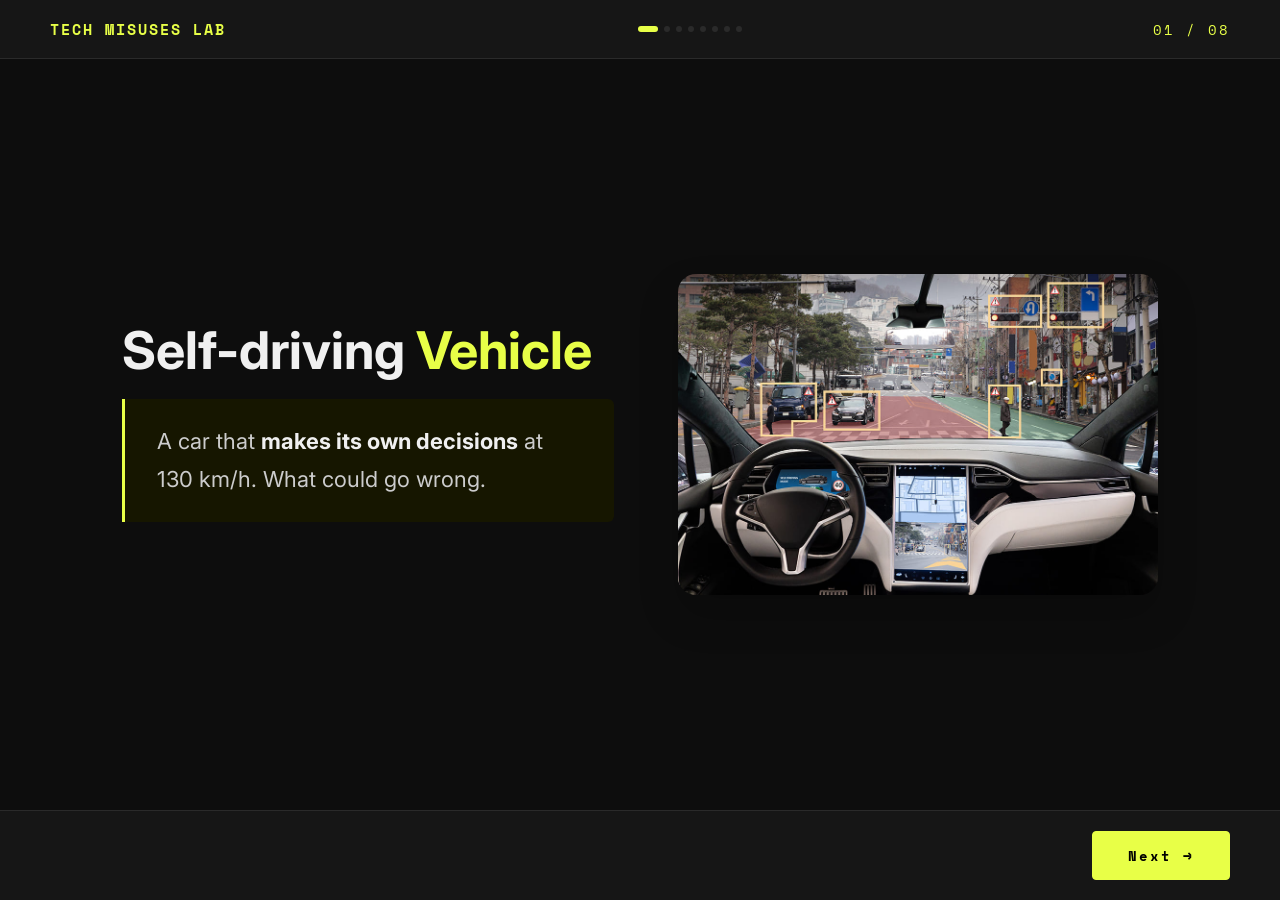
<file: products/self_driving.html>
<!DOCTYPE html>
<html lang="en">
<head>
<meta charset="UTF-8"/>
<meta name="viewport" content="width=device-width, initial-scale=1.0"/>
<title>Self-driving vehicle</title>
<link rel="icon" href="data:image/svg+xml,<svg xmlns=%22http://www.w3.org/2000/svg%22 viewBox=%220 0 100 100%22><text y=%22.9em%22 font-size=%2290%22>🚗</text></svg>"/>
<link href="https://fonts.googleapis.com/css2?family=Space+Mono:wght@400;700&family=Inter:wght@400;500;600;700;800&display=swap" rel="stylesheet"/>
<link rel="stylesheet" href="../styles.css"/>
<style>
  .topbar-home { font-family: 'Space Mono', monospace; font-size: 11px; color: var(--muted); letter-spacing: 2px; text-decoration: none; text-transform: uppercase; transition: color 0.2s; }
  .topbar-home:hover { color: var(--accent); }

  /* ── Generic AirTag layout ── */
  .airtag-stack { display: flex; flex-direction: column; gap: 22px; max-width: 950px; width: 100%; text-align: left; }
  .airtag-stack.center { text-align: center; align-items: center; }
  .airtag-prose { font-size: 21px; line-height: 1.65; color: #ddd; }
  .airtag-prose strong { color: var(--text); }

  /* ── Screen 1 product card ── */
  .at-product { display: flex; gap: 28px; align-items: center; padding: 20px; background: var(--surface); border-radius: 10px; border: 1px solid var(--border); width: 100%; max-width: 900px; }
  .at-product .img { width: 150px; height: 150px; border-radius: 10px; background: #0d0d0d; display: flex; align-items: center; justify-content: center; font-size: 80px; flex-shrink: 0; overflow: hidden; }
  .at-product .img img { width: 100%; height: 100%; object-fit: cover; }
  .at-product .name { font-size: 25px; font-weight: 700; margin-bottom: 8px; }
  .at-product .desc { font-size: 18px; color: #bbb; line-height: 1.5; }

  /* ── MAO row (Screens 2 + 7) ── */
  .at-mao-row { display: grid; grid-template-columns: repeat(3, 1fr); gap: 18px; width: 100%; max-width: 950px; }
  .at-mao-card { background: #1a1a1a; border-radius: 8px; padding: 23px; opacity: 0; transform: translateY(8px); }
  .at-mao-card.in { animation: at-fade-up 0.5s ease forwards; }
  .at-mao-card .dot { width: 10px; height: 10px; border-radius: 50%; background: var(--accent); margin-bottom: 13px; }
  .at-mao-card .label { font-size: 20px; font-weight: 700; margin-bottom: 5px; }
  .at-mao-card .def { font-size: 16px; color: #999; line-height: 1.5; }
  .at-mao-final { font-size: 20px; line-height: 1.6; color: #ddd; opacity: 0; transform: translateY(6px); margin-top: 5px; max-width: 950px; text-align: center; }
  .at-mao-final.in { animation: at-fade-up 0.5s ease forwards; }
  @keyframes at-fade-up { to { opacity: 1; transform: translateY(0); } }

  /* Slide 2 (Scenario Analysis intro + MAO triad): scale everything up
     so the screen breathes instead of feeling like a paragraph on the side. */
  .slide[data-slide="2"] .airtag-stack { max-width: 1600px; gap: 36px; }
  .slide[data-slide="2"] .airtag-prose { max-width: 1500px !important; font-size: 26px !important; line-height: 1.65; }
  .slide[data-slide="2"] .at-mao-row { max-width: 1600px; gap: 28px; }
  .slide[data-slide="2"] .at-mao-card { padding: 38px 36px; }
  .slide[data-slide="2"] .at-mao-card .dot { width: 14px; height: 14px; margin-bottom: 18px; }
  .slide[data-slide="2"] .at-mao-card .label { font-size: 30px; margin-bottom: 10px; }
  .slide[data-slide="2"] .at-mao-card .def { font-size: 20px; line-height: 1.55; }
  .slide[data-slide="2"] .at-mao-final { font-size: 26px; max-width: 1500px; margin-top: 14px; }

  /* ── Screen 3 scenario picker ── */
  .at-pick-grid { display: flex; flex-direction: column; gap: 15px; width: 100%; max-width: 950px; }
  .at-pick-card { background: #fff; color: #111; border: 1.5px solid #d8d8d8; border-radius: 12px; padding: 20px 23px; cursor: pointer; font-size: 20px; line-height: 1.5; position: relative; transition: border-color 0.2s, background 0.2s, opacity 0.2s; }
  .at-pick-card:hover:not(.locked):not(.selected) { border-color: #999; }
  .at-pick-card.selected { border: 2px solid var(--accent3); background: #e6f4fb; padding: 19px 22px; }
  .at-pick-card.locked { opacity: 0.45; cursor: not-allowed; }
  .at-pick-card .soon { position: absolute; top: 13px; right: 15px; font-family: 'Space Mono', monospace; font-size: 13px; letter-spacing: 2px; padding: 4px 9px; background: #eaeaea; color: #666; border-radius: 4px; }

  /* ── Screen 4 comic + tagging ── */
  .at-scene-label { font-family: 'Space Mono', monospace; font-size: 14px; letter-spacing: 3px; color: var(--accent3); text-transform: uppercase; }
  /* Comic panel sizing: image always fits the viewport, no scrolling. */
  .at-comic-wrap { width: 100%; max-width: 1400px; background: #fff; border-radius: 12px; border: 1px solid var(--border); overflow: hidden; display: flex; align-items: center; justify-content: center; max-height: 70vh; }
  .at-comic-wrap img { width: 100%; height: 100%; max-height: 70vh; object-fit: contain; display: block; }
  /* Tighter cap once the tag-rows are revealed below the comic. */
  .airtag-stack:has(.at-tag-reveal.in) .at-comic-wrap,
  .airtag-stack:has(.at-tag-reveal.in) .at-comic-wrap img { max-height: 38vh; }

  .at-tag-block { width: 100%; max-width: 900px; }
  .at-tag-q { font-size: 22px; font-weight: 700; margin-bottom: 18px; }
  .at-tag-rows { display: flex; flex-direction: column; gap: 13px; }
  .at-tag-row { display: grid; grid-template-columns: 45px minmax(275px, 1fr) auto; column-gap: 18px; row-gap: 0; align-items: center; padding: 18px 20px; background: var(--surface); border: 1px solid var(--border); border-radius: 10px; transition: background 0.3s, border-color 0.3s, opacity 0.3s; }
  .at-tag-row .row-dot { grid-row: 1; }
  .at-tag-row .row-label { grid-row: 1; }
  .at-tag-row .row-buttons { grid-row: 1; }
  .at-tag-row .row-diagnosis { grid-row: 2; grid-column: 2 / 4; }
  /* Rows stay neutral while picking. Only diagnosis text below carries verdict accent. */
  .at-tag-row.revealed.absent { opacity: 0.55; }
  .at-tag-row .row-dot { width: 15px; height: 15px; border-radius: 50%; border: 2px solid var(--muted); justify-self: center; }
  .at-tag-row .row-label { display: flex; flex-direction: column; gap: 3px; min-width: 0; }
  .at-tag-row .row-label-title { font-size: 19px; font-weight: 700; }
  .at-tag-row .row-label-question { font-size: 16px; color: #999; font-weight: 400; line-height: 1.4; }
  /* Diagnosis explanation pops in larger + brighter than the static description. */
  .at-tag-row .row-diagnosis { font-size: 18px; color: #f0f0f0; font-weight: 500; line-height: 1.55; opacity: 0; max-height: 0; overflow: hidden; transition: opacity 0.4s ease, max-height 0.4s ease, transform 0.4s ease; transform: translateY(6px); }
  .at-tag-row.revealed .row-diagnosis {
    opacity: 1;
    max-height: 350px;
    margin-top: 14px;
    padding: 14px 18px;
    background: rgba(71, 200, 255, 0.08);
    border-left: 3px solid var(--accent3);
    border-radius: 6px;
    transform: translateY(0);
    animation: at-diag-pop 0.55s cubic-bezier(0.22, 1.4, 0.36, 1) both;
  }
  .at-tag-row.revealed.absent .row-diagnosis {
    background: rgba(255, 71, 71, 0.08);
    border-left-color: var(--accent2);
  }
  @keyframes at-diag-pop {
    0%   { transform: translateY(8px) scale(0.98); }
    50%  { transform: translateY(0) scale(1.01); }
    100% { transform: translateY(0) scale(1); }
  }
  .at-tag-row .row-correction { display: block; margin-bottom: 6px; color: #ffb6b6; font-weight: 600; }
  .at-tag-row .row-buttons { display: flex; gap: 10px; }
  .at-tag-btn { font-family: 'Space Mono', monospace; font-size: 14px; letter-spacing: 2px; padding: 9px 18px; border-radius: 5px; cursor: pointer; background: transparent; color: #bbb; border: 1px solid var(--border); transition: all 0.2s; }
  .at-tag-btn:hover:not(:disabled) { border-color: #fff; color: #fff; }
  /* User's pick: cyan for Present, white for Absent. Distinct from verdict accent. */
  .at-tag-btn.active { background: #fff; color: #000; border-color: #fff; box-shadow: 0 0 0 3px rgba(255,255,255,0.18); }
  .at-tag-btn.active[onclick*="'present'"] {
    background: var(--accent3); border-color: var(--accent3);
    box-shadow: 0 0 0 3px rgba(71,200,255,0.22);
  }
  .at-tag-btn:disabled { cursor: default; opacity: 0.5; }

  .at-reveal-btn { font-family: 'Space Mono', monospace; font-size: 15px; letter-spacing: 2px; padding: 14px 33px; border-radius: 5px; cursor: pointer; background: var(--accent); color: #000; border: 1px solid var(--accent); font-weight: 700; text-transform: uppercase; transition: all 0.2s; opacity: 0; pointer-events: none; }
  .at-reveal-btn.show { opacity: 1; pointer-events: all; }
  .at-reveal-btn:hover { background: #d4e83e; }
  /* Inline scenario reveal buttons replaced by NEXT-as-CORRECT-ANSWERS morph. */
  #breakupRevealBtn, #custodyRevealBtn, #journalistRevealBtn { display: none !important; }

  .at-punchline { font-size: 21px; line-height: 1.6; color: #ddd; padding: 20px 25px; border-radius: 10px; background: #131600; border: 1px solid rgba(232,255,71,0.3); width: 100%; max-width: 900px; opacity: 0; transform: translateY(6px); }
  .at-punchline.in { animation: at-fade-up 0.5s ease forwards; }
  .at-punchline strong { color: var(--accent); }
  .at-punchline .pulse-dots { display: inline-flex; gap: 6px; margin-left: 10px; vertical-align: middle; }
  .at-punchline .pulse-dots span { width: 8px; height: 8px; border-radius: 50%; background: var(--accent); opacity: 0.25; }
  .at-punchline.in .pulse-dots span.on { animation: at-pulse 1.4s ease infinite; }
  .at-punchline.in .pulse-dots span.on:nth-child(2) { animation-delay: 0.25s; }
  .at-punchline.in .pulse-dots span.on:nth-child(3) { animation-delay: 0.5s; }
  @keyframes at-pulse { 0%, 100% { opacity: 0.25; } 40% { opacity: 1; } }

  /* Journalist comic placeholder (until image is generated) */
  .at-comic-placeholder { position: relative; min-height: 350px; }
  .at-comic-fallback { display: none; align-items: center; justify-content: center; min-height: 350px; color: #666; font-family: 'Space Mono', monospace; font-size: 15px; letter-spacing: 2px; text-transform: uppercase; }

  .at-next-scene { margin-top: 4px; }
</style>
</head>
<body>

<div class="topbar">
  <div class="topbar-brand">TECH MISUSES LAB</div>
  <div class="progress-bar" id="progressBar"></div>
  <div class="slide-counter" id="slideCounter">01 / 08</div>
</div>

<div class="slides-wrapper">

  <!-- SLIDE 1: Intro -->
  <div class="slide" data-slide="1">
    <div style="width:100%; display:flex; flex-direction:row; align-items:center; justify-content:center; gap:64px; padding:36px 5%; text-align:left;">
      <div style="flex:1 1 0; max-width:560px;">
        <h2>Self-driving <span class="accent-word">Vehicle</span></h2>
        <div class="purpose-box" style="margin-top:20px;">
          A car that <strong style="color:#f0f0f0">makes its own decisions</strong> at 130 km/h. What could go wrong.
        </div>
      </div>
      <div style="flex:1 1 0; display:flex; align-items:center; justify-content:center; max-width:480px;">
        <img src="../images/car.jpg" alt="Self-driving vehicle" style="width:100%; max-height:480px; object-fit:cover; border-radius:18px; box-shadow:0 20px 40px rgba(0,0,0,0.2);" onerror="this.style.display='none'; this.parentElement.innerHTML='<span style=\'font-size:120px\'>🚗</span>';"/>
      </div>
    </div>
  </div>

  <!-- ═══ Screen 2: What's scenario-based misuse analysis ═══ -->
  <div class="slide" data-slide="2">
    <div class="airtag-stack center" style="gap:28px;">
      <h2>Strategy: <span class="accent-word">Scenario Analysis</span></h2>
      <p class="airtag-prose" style="max-width:680px; font-size:18px;">Most analyses ask what a product does. Scenario-based analysis asks <strong>who's around it</strong>. You imagine real situations - people, tensions, relationships, and check whether the product changes what's possible in those situations. Misuse rarely shows up in the spec sheet. It shows up in the scenario.</p>

      <div class="at-mao-row" id="screen2MaoRow">
        <div class="at-mao-card" data-stagger="0">
          <div class="dot"></div>
          <div class="label">Motive</div>
          <div class="def">A reason to misuse it.</div>
        </div>
        <div class="at-mao-card" data-stagger="400">
          <div class="dot"></div>
          <div class="label">Access</div>
          <div class="def">Proximity to the target.</div>
        </div>
        <div class="at-mao-card" data-stagger="800">
          <div class="dot"></div>
          <div class="label">Opportunity</div>
          <div class="def">What the product newly enables.</div>
        </div>
      </div>
      <p class="at-mao-final" id="screen2Final" data-stagger="1400">When all three line up, a product becomes a misuse vector.</p>
    </div>
  </div>

  <!-- ═══ Screen 3: Pick a scenario ═══ -->
  <div class="slide" data-slide="3">
    <div class="airtag-stack center" style="gap:22px;">
      <h2>Pick a scenario to investigate</h2>
      <p class="airtag-prose" style="max-width:900px; text-align:center;">Three situations. Which would you investigate first for possible misuse?</p>

      <div class="at-pick-grid">
        <div class="at-pick-card" data-pick="breakup" onclick="atPick(this)">
          After a long shift, a tired driver activates driver-assist on the highway and starts to fall asleep.
        </div>
        <div class="at-pick-card" data-pick="custody" onclick="atPick(this)">
          A dad uses driver-assist so he can help his daughter find her inhaler while the car is still moving.
        </div>
        <div class="at-pick-card" data-pick="journalist" onclick="atPick(this)">
          A tired driver wants the car to take over, but the system refuses to activate in a construction zone.
        </div>
      </div>
    </div>
  </div>

  <!-- ═══ Slide 4: Scenario 1 — Exhausted commute (combined comic + tag) ═══ -->
  <div class="slide" data-slide="4" data-scenario="breakup">
    <div class="airtag-stack center" style="gap:18px;">
      <div class="at-scene-label">Scenario <span id="breakupOrder">1</span> of 3</div>
      <div class="at-comic-wrap">
        <img src="../images/comic4.png" alt="Comic illustrating scenario 1"/>
      </div>
      <div class="at-tag-reveal" data-tag-reveal>
        <div class="at-tag-block" id="breakupTagBlock">
          <div class="at-tag-q">Identify motive, access, and opportunity in this scene.</div>
          <div class="at-tag-rows" id="breakupTagRows">
            <div class="at-tag-row" data-row="motive">
              <div class="row-dot"></div>
              <div class="row-label">
                <div class="row-label-title">Motive</div>
                <div class="row-label-question">Someone has a reason to use the product in a risky or unintended way.</div>
              </div>
              <div class="row-diagnosis"></div>
              <div class="row-buttons">
                <button class="at-tag-btn" onclick="atTagAnswer(this,'motive','present')">Present</button>
                <button class="at-tag-btn" onclick="atTagAnswer(this,'motive','absent')">Absent</button>
              </div>
            </div>
            <div class="at-tag-row" data-row="access">
              <div class="row-dot"></div>
              <div class="row-label">
                <div class="row-label-title">Access</div>
                <div class="row-label-question">They can use the product, feature, controls or physical device.</div>
              </div>
              <div class="row-diagnosis"></div>
              <div class="row-buttons">
                <button class="at-tag-btn" onclick="atTagAnswer(this,'access','present')">Present</button>
                <button class="at-tag-btn" onclick="atTagAnswer(this,'access','absent')">Absent</button>
              </div>
            </div>
            <div class="at-tag-row" data-row="opportunity">
              <div class="row-dot"></div>
              <div class="row-label">
                <div class="row-label-title">Opportunity</div>
                <div class="row-label-question">The product gives them a capability that makes the misuse possible or easier.</div>
              </div>
              <div class="row-diagnosis"></div>
              <div class="row-buttons">
                <button class="at-tag-btn" onclick="atTagAnswer(this,'opportunity','present')">Present</button>
                <button class="at-tag-btn" onclick="atTagAnswer(this,'opportunity','absent')">Absent</button>
              </div>
            </div>
          </div>
          <div style="display:flex; justify-content:center; margin-top:18px;">
            <button class="at-reveal-btn" id="breakupRevealBtn" onclick="atReveal()">Reveal</button>
          </div>
        </div>

        <div class="at-punchline" id="breakupPunchline" style="display:none;">
          <strong>All three legs are present.</strong> This is what a misuse vector looks like.
          <span class="pulse-dots"><span class="on"></span><span class="on"></span><span class="on"></span></span>
        </div>
      </div>
    </div>
  </div>

  <!-- ═══ Slide 5: Scenario 2 — Inhaler in the backpack (combined) ═══ -->
  <div class="slide" data-slide="5" data-scenario="custody">
    <div class="airtag-stack center" style="gap:18px;">
      <div class="at-scene-label">Scenario <span id="custodyOrder">2</span> of 3</div>
      <div class="at-comic-wrap">
        <img src="../images/comic5.png" alt="Comic illustrating scenario 2"/>
      </div>
      <div class="at-tag-reveal" data-tag-reveal>
        <div class="at-tag-block" id="custodyTagBlock">
          <div class="at-tag-q">Identify motive, access, and opportunity in this scene.</div>
          <div class="at-tag-rows" id="custodyTagRows">
            <div class="at-tag-row" data-row="motive">
              <div class="row-dot"></div>
              <div class="row-label">
                <div class="row-label-title">Motive</div>
                <div class="row-label-question">Someone has a reason to use the product in a risky or unintended way.</div>
              </div>
              <div class="row-diagnosis"></div>
              <div class="row-buttons">
                <button class="at-tag-btn" onclick="atTagAnswerCustody(this,'motive','present')">Present</button>
                <button class="at-tag-btn" onclick="atTagAnswerCustody(this,'motive','absent')">Absent</button>
              </div>
            </div>
            <div class="at-tag-row" data-row="access">
              <div class="row-dot"></div>
              <div class="row-label">
                <div class="row-label-title">Access</div>
                <div class="row-label-question">They can use the product, feature, controls or physical device.</div>
              </div>
              <div class="row-diagnosis"></div>
              <div class="row-buttons">
                <button class="at-tag-btn" onclick="atTagAnswerCustody(this,'access','present')">Present</button>
                <button class="at-tag-btn" onclick="atTagAnswerCustody(this,'access','absent')">Absent</button>
              </div>
            </div>
            <div class="at-tag-row" data-row="opportunity">
              <div class="row-dot"></div>
              <div class="row-label">
                <div class="row-label-title">Opportunity</div>
                <div class="row-label-question">The product gives them a capability that makes the misuse possible or easier.</div>
              </div>
              <div class="row-diagnosis"></div>
              <div class="row-buttons">
                <button class="at-tag-btn" onclick="atTagAnswerCustody(this,'opportunity','present')">Present</button>
                <button class="at-tag-btn" onclick="atTagAnswerCustody(this,'opportunity','absent')">Absent</button>
              </div>
            </div>
          </div>
          <div style="display:flex; justify-content:center; margin-top:18px;">
            <button class="at-reveal-btn" id="custodyRevealBtn" onclick="atRevealCustody()">Reveal</button>
          </div>
        </div>

        <div class="at-punchline" id="custodyPunchline" style="display:none;">
          <strong>All three legs are present.</strong> The motive is caring, but the structure still creates a misuse vector.
          <span class="pulse-dots"><span class="on"></span><span class="on"></span><span class="on"></span></span>
        </div>
      </div>
    </div>
  </div>

  <!-- ═══ Slide 6: Scenario 3 — Driver-assist unavailable (combined) ═══ -->
  <div class="slide" data-slide="6" data-scenario="journalist">
    <div class="airtag-stack center" style="gap:18px;">
      <div class="at-scene-label">Scenario <span id="journalistOrder">3</span> of 3</div>
      <div class="at-comic-wrap at-comic-placeholder">
        <img src="../images/comic6.png" alt="Comic illustrating scenario 3" onerror="this.style.display='none'; this.nextElementSibling.style.display='flex';"/>
        <div class="at-comic-fallback">comic pending - images/comic6.png</div>
      </div>
      <div class="at-tag-reveal" data-tag-reveal>
        <div class="at-tag-block" id="journalistTagBlock">
          <div class="at-tag-q">Identify motive, access, and opportunity in this scene.</div>
          <div class="at-tag-rows" id="journalistTagRows">
            <div class="at-tag-row" data-row="motive">
              <div class="row-dot"></div>
              <div class="row-label">
                <div class="row-label-title">Motive</div>
                <div class="row-label-question">Someone has a reason to use the product in a risky or unintended way.</div>
              </div>
              <div class="row-diagnosis"></div>
              <div class="row-buttons">
                <button class="at-tag-btn" onclick="atTagAnswerJournalist(this,'motive','present')">Present</button>
                <button class="at-tag-btn" onclick="atTagAnswerJournalist(this,'motive','absent')">Absent</button>
              </div>
            </div>
            <div class="at-tag-row" data-row="access">
              <div class="row-dot"></div>
              <div class="row-label">
                <div class="row-label-title">Access</div>
                <div class="row-label-question">They can use the product, feature, controls or physical device.</div>
              </div>
              <div class="row-diagnosis"></div>
              <div class="row-buttons">
                <button class="at-tag-btn" onclick="atTagAnswerJournalist(this,'access','present')">Present</button>
                <button class="at-tag-btn" onclick="atTagAnswerJournalist(this,'access','absent')">Absent</button>
              </div>
            </div>
            <div class="at-tag-row" data-row="opportunity">
              <div class="row-dot"></div>
              <div class="row-label">
                <div class="row-label-title">Opportunity</div>
                <div class="row-label-question">The product gives them a capability that makes the misuse possible or easier.</div>
              </div>
              <div class="row-diagnosis"></div>
              <div class="row-buttons">
                <button class="at-tag-btn" onclick="atTagAnswerJournalist(this,'opportunity','present')">Present</button>
                <button class="at-tag-btn" onclick="atTagAnswerJournalist(this,'opportunity','absent')">Absent</button>
              </div>
            </div>
          </div>
          <div style="display:flex; justify-content:center; margin-top:18px;">
            <button class="at-reveal-btn" id="journalistRevealBtn" onclick="atRevealJournalist()">Reveal</button>
          </div>
        </div>

        <div class="at-punchline" id="journalistPunchline" style="display:none;">
          <strong>Only two of three legs are present.</strong> Without opportunity, the structure falls.
          <span class="pulse-dots"><span class="on"></span><span class="on"></span><span></span></span>
        </div>
      </div>
    </div>
  </div>

  <!-- ═══ Slide 7: Wrap ═══ -->
  <div class="slide" data-slide="7">
    <div class="airtag-stack center" style="gap:20px;">
      <h2>Driver-assist misuse isn't about bad drivers or bad intentions.</h2>
      <p class="airtag-prose" style="max-width:680px;">In these scenarios, the risk appears when three things line up:</p>

      <div class="at-mao-row" id="screen7MaoRow">
        <div class="at-mao-card" data-stagger="0">
          <div class="dot"></div>
          <div class="label">Motive</div>
          <div class="def">Someone has a reason to disengage.</div>
        </div>
        <div class="at-mao-card" data-stagger="400">
          <div class="dot"></div>
          <div class="label">Access</div>
          <div class="def">They can activate driver-assist.</div>
        </div>
        <div class="at-mao-card" data-stagger="800">
          <div class="dot"></div>
          <div class="label">Opportunity</div>
          <div class="def">The system makes disengagement feel possible.</div>
        </div>
      </div>

      <p class="airtag-prose" style="max-width:680px;"><strong>MAO helps you ask: not "is this feature dangerous?", but "in this scenario, does the feature enable misuse?"</strong></p>

      <div class="select-btn-row">
        <!-- <button class="select-btn ghost" id="atTryAnotherBtn" onclick="atTryAnother()">Try another scenario</button> -->
        <!-- <button class="select-btn" onclick="window.location.href='../index.html'">Go to next level →</button> -->
      </div>
    </div>
  </div>

  <!-- SLIDE 8: Celebration -->
  <div class="slide" data-slide="8">
    <div class="completion-slide-inner" data-product="self_driving"></div>
  </div>

</div>

<div class="bottom-nav">
  <button class="nav-btn" id="prevBtn" onclick="goPrev()">← PREV</button>
  <button class="nav-btn primary" id="nextBtn" onclick="goNext()">Next →</button>
</div>

<script src="../js/core.js"></script>
<script src="../js/celebration.js"></script>
<script>
  /* ── Screen 2 / 7 staggered MAO reveal ── */
  function atStaggerMao(rowId, finalId) {
    const row = document.getElementById(rowId);
    if (!row) return;
    row.querySelectorAll('.at-mao-card').forEach(c => c.classList.remove('in'));
    row.querySelectorAll('.at-mao-card').forEach(c => {
      const delay = parseInt(c.dataset.stagger || '0', 10);
      setTimeout(() => c.classList.add('in'), delay);
    });
    if (finalId) {
      const final = document.getElementById(finalId);
      if (final) {
        final.classList.remove('in');
        const delay = parseInt(final.dataset.stagger || '0', 10);
        setTimeout(() => final.classList.add('in'), delay);
      }
    }
  }

  /* Each scenario lives on a single slide. The tag block is hidden by default
     and revealed by the first NEXT press; NEXT then morphs into CORRECT ANSWERS
     (disabled until all 3 rows answered). After reveal, NEXT restores. */
  const SCENARIO_SLIDE = { 4: 'breakup', 5: 'custody', 6: 'journalist' };
  const WRAP_SLIDE = 7;
  const visitedScenarios = new Set();

  const nextBtn = document.getElementById('nextBtn');
  const NEXT_DEFAULT_LABEL = nextBtn.textContent;
  const NEXT_DEFAULT_ONCLICK = nextBtn.onclick;

  function _restoreNext() {
    nextBtn.textContent = NEXT_DEFAULT_LABEL;
    nextBtn.onclick = NEXT_DEFAULT_ONCLICK;
    nextBtn.disabled = false;
  }
  function _setNextAsReveal(key) {
    nextBtn.textContent = 'CORRECT ANSWERS';
    nextBtn.onclick = () => { _reveal(key); };
    const allAnswered = Object.values(atTagState[key].answers).every(v => v !== null);
    nextBtn.disabled = !allAnswered;
  }
  window._syncRevealButton = function(key) {
    if (SCENARIO_SLIDE[current] !== key) return;
    if (atTagState[key].revealed) return;
    const allAnswered = Object.values(atTagState[key].answers).every(v => v !== null);
    nextBtn.disabled = !allAnswered;
  };

  const _origGoTo = goTo;
  goTo = function(n) {
    nextGated = (n === 3); // Picker hides NEXT — selection auto-advances.
    _origGoTo(n);

    const sKey = SCENARIO_SLIDE[n];
    if (sKey) {
      if (tagShown[sKey] && !atTagState[sKey].revealed) {
        _setNextAsReveal(sKey);
      } else {
        _restoreNext();
      }
    } else if (n !== 3) {
      _restoreNext();
    }

    if (n === 2) atStaggerMao('screen2MaoRow', 'screen2Final');
    if (n === WRAP_SLIDE) {
      atStaggerMao('screen7MaoRow', null);
      if (atPickedScenario) visitedScenarios.add(atPickedScenario);
      const tryBtn = document.getElementById('atTryAnotherBtn');
      if (tryBtn) tryBtn.style.display = visitedScenarios.size >= 3 ? 'none' : '';
      try { localStorage.setItem('completed:self_driving', '1'); } catch (e) {}
    }
    if (n === 8) {
      const container = document.querySelector('[data-slide="8"] .completion-slide-inner');
      if (container) {
        container.dataset.mounted = '';
        setTimeout(() => mountCelebrationSlide('self_driving', container), 300);
      }
    }
  };
  if (document.querySelector('[data-slide="2"]').classList.contains('active')) atStaggerMao('screen2MaoRow', 'screen2Final');
  if (document.querySelector(`[data-slide="${WRAP_SLIDE}"]`).classList.contains('active')) atStaggerMao('screen7MaoRow', null);

  /* ── Scenario data ──
     Each scenario maps to a slide number, owns a truth table, the DOM ids it uses, and a punchline. */
  /* Internal keys (breakup/custody/journalist) are inherited from the AirTag track and used purely
     as routing slots. The actual scenarios here are: exhausted commute, inhaler in the backpack,
     and driver-assist unavailable. */
  const SCENARIOS = {
    breakup: { // Exhausted commute
      scenarioSlide: 4,
      truth: {
        motive: { state: 'present', diagnosis: 'Alex is exhausted after a long shift and wants relief from the burden of driving.' },
        access: { state: 'present', diagnosis: 'Alex is the driver and can activate driver-assist mode.' },
        opportunity: { state: 'present', diagnosis: 'Driver-assist keeps the car moving in lane, making it feel possible for Alex to rest his eyes instead of supervising.' }
      },
      corrections: {
        motive: 'You marked this absent, but the first panel gives the motive: Alex is tired and wants the car to reduce the effort of driving.',
        access: 'You marked this absent, but the dashboard shows that Alex turned driver-assist on.',
        opportunity: 'You marked this absent, but the key moment is Alex resting his eyes while the car continues driving. The system creates the opportunity to disengage.'
      },
      rowsId: 'breakupTagRows',
      revealBtnId: 'breakupRevealBtn',
      punchId: 'breakupPunchline',
      orderLabelId: 'breakupOrder'
    },
    custody: { // Inhaler in the backpack
      scenarioSlide: 5,
      truth: {
        motive: { state: 'present', diagnosis: 'The dad urgently wants to help his daughter find her inhaler.' },
        access: { state: 'present', diagnosis: 'The dad is driving the car and can activate driver-assist.' },
        opportunity: { state: 'present', diagnosis: 'Driver-assist keeps the car moving steadily enough that the dad feels able to look away and reach back.' }
      },
      corrections: {
        motive: 'You marked this absent, probably because the dad is trying to help. But MAO is not judging whether the motive is caring or selfish. It asks whether there is a reason to use the product in a risky way.',
        access: 'You marked this absent, but Panel 3 shows him turning on driver-assist from the driver’s seat.',
        opportunity: 'You marked this absent, but Panel 5 is the key moment. The car is still moving while the dad stops supervising and reaches into the back seat.'
      },
      rowsId: 'custodyTagRows',
      revealBtnId: 'custodyRevealBtn',
      punchId: 'custodyPunchline',
      orderLabelId: 'custodyOrder'
    },
    journalist: { // Driver-assist unavailable
      scenarioSlide: 6,
      truth: {
        motive: { state: 'present', diagnosis: 'The driver is exhausted and wants the car to reduce or remove the burden of driving.' },
        access: { state: 'present', diagnosis: 'He is in the car and can try to activate the driver-assist feature.' },
        opportunity: { state: 'absent', diagnosis: 'The system does not activate, so it does not create the opportunity to disengage from driving.' }
      },
      corrections: {
        motive: 'You marked this absent, but the first panel shows the motive clearly: he is tired and wants assist to handle the drive.',
        access: 'You marked this absent, but Panel 2 shows him pressing the driver-assist control. He has access to the feature.',
        opportunity: 'You marked this present, but the dashboard blocks the feature. Opportunity means the product enables the risky behavior in this situation. Here, it does not.'
      },
      rowsId: 'journalistTagRows',
      revealBtnId: 'journalistRevealBtn',
      punchId: 'journalistPunchline',
      orderLabelId: 'journalistOrder'
    }
  };

  const SCENARIO_KEYS = ['breakup', 'custody', 'journalist'];

  /* ── Per-scenario tag/reveal state ── */
  const atTagState = {
    breakup:    { answers: { motive: null, access: null, opportunity: null }, revealed: false },
    custody:    { answers: { motive: null, access: null, opportunity: null }, revealed: false },
    journalist: { answers: { motive: null, access: null, opportunity: null }, revealed: false }
  };

  function _tagAnswer(key, btn, row, value) {
    const st = atTagState[key];
    if (st.revealed) return;
    st.answers[row] = value;
    const sc = SCENARIOS[key];
    const rowEl = document.querySelector(`#${sc.rowsId} .at-tag-row[data-row="${row}"]`);
    rowEl.classList.remove('present', 'absent');
    rowEl.classList.add(value);
    rowEl.querySelectorAll('.at-tag-btn').forEach(b => b.classList.remove('active'));
    btn.classList.add('active');

    const allAnswered = Object.values(st.answers).every(v => v !== null);
    document.getElementById(sc.revealBtnId).classList.toggle('show', allAnswered);
    if (window._syncRevealButton) window._syncRevealButton(key);
  }

  function _reveal(key) {
    const st = atTagState[key];
    if (st.revealed) return;
    st.revealed = true;
    const sc = SCENARIOS[key];
    document.getElementById(sc.revealBtnId).style.display = 'none';
    const rows = ['motive', 'access', 'opportunity'];
    rows.forEach((rowKey, i) => setTimeout(() => _revealRow(key, rowKey), i * 600));
    setTimeout(() => {
      const punch = document.getElementById(sc.punchId);
      punch.style.display = 'block';
      requestAnimationFrame(() => punch.classList.add('in'));
      _restoreNext();
      unlockNext();
    }, rows.length * 600 + 200);
  }

  function _revealRow(key, rowKey) {
    const sc = SCENARIOS[key];
    const truth = sc.truth[rowKey];
    const rowEl = document.querySelector(`#${sc.rowsId} .at-tag-row[data-row="${rowKey}"]`);
    const guess = atTagState[key].answers[rowKey];

    if (guess !== null && guess !== undefined) {
      recordAnswer('self_driving', guess === truth.state);
    }

    rowEl.classList.remove('present', 'absent');
    rowEl.classList.add(truth.state);

    const diag = rowEl.querySelector('.row-diagnosis');
    let html = truth.diagnosis;
    if (guess && guess !== truth.state) {
      const correction = sc.corrections[rowKey] || (truth.state === 'present'
        ? 'You marked this absent, here is why it is present.'
        : 'You marked this present, here is why it is absent.');
      html = `<span class="row-correction">${correction}</span>${truth.diagnosis}`;
    }
    diag.innerHTML = html;
    rowEl.classList.add('revealed');
    rowEl.querySelectorAll('.at-tag-btn').forEach(b => b.disabled = true);
  }

  /* Inline-onclick entry points. Exposed via window so they're reachable from HTML. */
  window.atTagAnswer           = function(btn, row, value) { _tagAnswer('breakup', btn, row, value); };
  window.atTagAnswerCustody    = function(btn, row, value) { _tagAnswer('custody', btn, row, value); };
  window.atTagAnswerJournalist = function(btn, row, value) { _tagAnswer('journalist', btn, row, value); };
  window.atReveal              = function() { _reveal('breakup'); };
  window.atRevealCustody       = function() { _reveal('custody'); };
  window.atRevealJournalist    = function() { _reveal('journalist'); };

  /* ── Slide 3: pick a scenario (auto-advance) ── */
  let atPickedScenario = null;

  function atPick(card) {
    if (card.classList.contains('locked')) return;
    document.querySelectorAll('.at-pick-card').forEach(c => c.classList.remove('selected'));
    card.classList.add('selected');
    atPickedScenario = card.dataset.pick;
    atUpdateScenarioLabels();
    setTimeout(() => { if (current === 3) goNext(); }, 220);
  }
  window.atPick = atPick;

  /* Picked scenario gets label "1", the others fill 2/3 in their natural order. */
  function atUpdateScenarioLabels() {
    const order = atPickedScenario
      ? [atPickedScenario, ...SCENARIO_KEYS.filter(k => k !== atPickedScenario)]
      : SCENARIO_KEYS.slice();
    order.forEach((k, i) => {
      const el = document.getElementById(SCENARIOS[k].orderLabelId);
      if (el) el.textContent = String(i + 1);
    });
  }

  /* On a scenario slide: first NEXT reveals the tag block (and pans to it).
     The CORRECT ANSWERS morph then takes over. After reveal, NEXT advances. */
  const tagShown = { breakup: false, custody: false, journalist: false };
  function _showTagBlock(key) {
    const slide = document.querySelector(`[data-slide="${SCENARIOS[key].scenarioSlide}"]`);
    const block = slide ? slide.querySelector('[data-tag-reveal]') : null;
    if (block) {
      block.classList.add('in');
      requestAnimationFrame(() => {
        block.scrollIntoView({ behavior: 'smooth', block: 'center' });
      });
    }
    tagShown[key] = true;
    _setNextAsReveal(key);
  }
  function _hideTagBlock(key) {
    const slide = document.querySelector(`[data-slide="${SCENARIOS[key].scenarioSlide}"]`);
    const block = slide ? slide.querySelector('[data-tag-reveal]') : null;
    if (block) block.classList.remove('in');
    tagShown[key] = false;
  }

  /* ── Routing: 3 → picked.scenarioSlide → wrap. ── */
  function atPicked() {
    return SCENARIOS[atPickedScenario || 'breakup'];
  }

  goNext = function() {
    const sc = atPicked();
    const key = atPickedScenario || 'breakup';
    if (current === 3) { goTo(sc.scenarioSlide); return; }
    if (current === sc.scenarioSlide) {
      if (!tagShown[key]) { _showTagBlock(key); return; }
      goTo(WRAP_SLIDE); return;
    }
    goTo(current + 1);
  };
  goPrev = function() {
    const sc = atPicked();
    if (current === WRAP_SLIDE) { goTo(sc.scenarioSlide); return; }
    if (current === sc.scenarioSlide) { goTo(3); return; }
    goTo(current - 1);
  };

  /* Reset all scenario state and return to the picker. */
  function atTryAnother() {
    SCENARIO_KEYS.forEach(key => {
      const sc = SCENARIOS[key];
      const st = atTagState[key];
      st.answers = { motive: null, access: null, opportunity: null };
      st.revealed = false;
      _hideTagBlock(key);

      document.querySelectorAll(`#${sc.rowsId} .at-tag-row`).forEach(row => {
        row.classList.remove('present', 'absent', 'revealed');
        const diag = row.querySelector('.row-diagnosis');
        if (diag) diag.innerHTML = '';
        row.querySelectorAll('.at-tag-btn').forEach(b => { b.disabled = false; b.classList.remove('active'); });
      });
      const revealBtn = document.getElementById(sc.revealBtnId);
      if (revealBtn) { revealBtn.classList.remove('show'); revealBtn.style.display = ''; }
      const punch = document.getElementById(sc.punchId);
      if (punch) { punch.classList.remove('in'); punch.style.display = 'none'; }
    });

    document.querySelectorAll('.at-pick-card').forEach(c => {
      c.classList.remove('selected');
      if (visitedScenarios.has(c.dataset.pick)) c.classList.add('locked');
      else c.classList.remove('locked');
    });
    atPickedScenario = null;
    atUpdateScenarioLabels();
    goTo(3);
  }
  window.atTryAnother = atTryAnother;

  /* ── Init ── */
  initSlides(8);
  startProductTimer('self_driving');
</script>
</body>
</html>
</file>
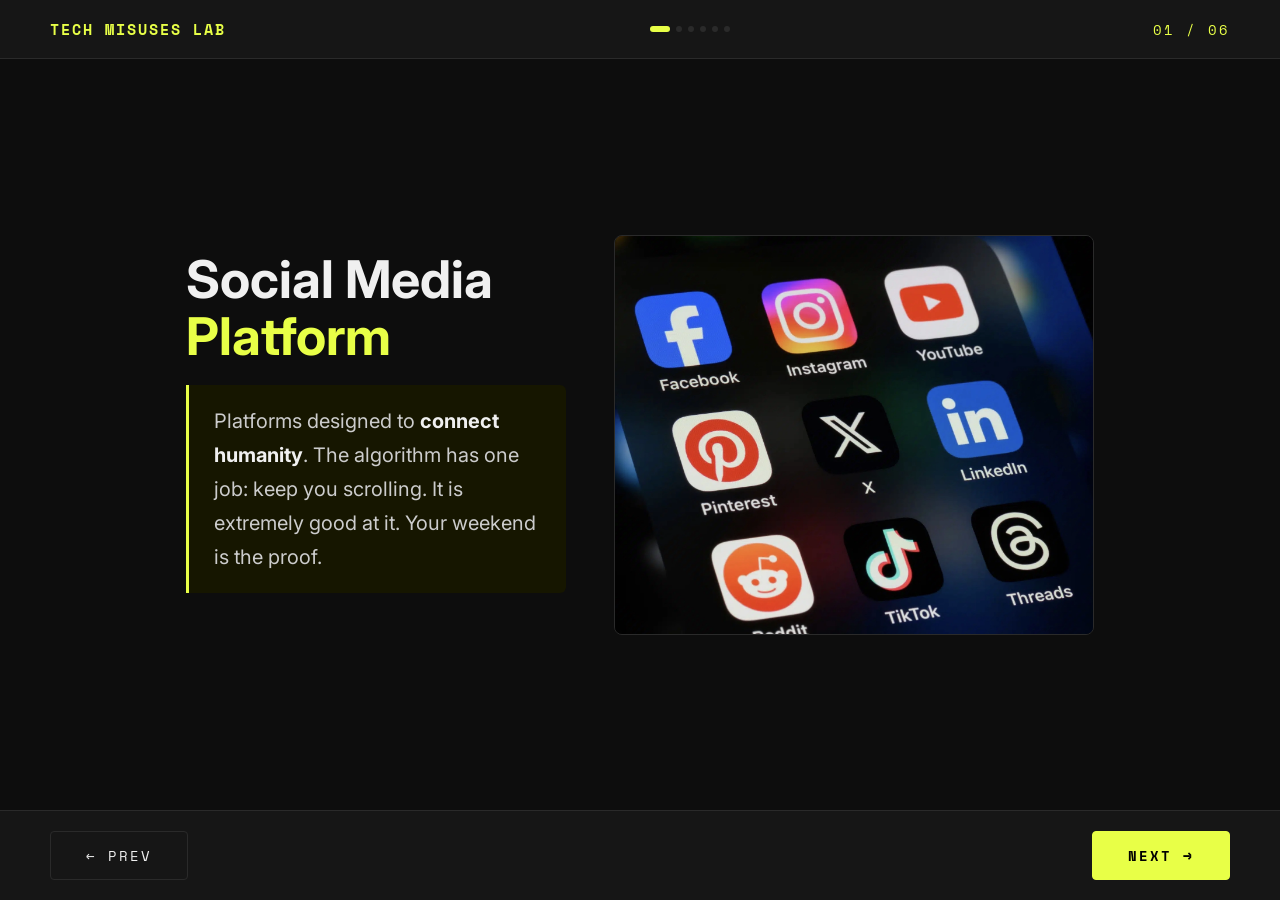
<file: products/social_media.html>
<!DOCTYPE html>
<html lang="en">
<head>
<meta charset="UTF-8"/>
<meta name="viewport" content="width=device-width, initial-scale=1.0"/>
<title>Social Media</title>
<link rel="icon" href="data:image/svg+xml,<svg xmlns=%22http://www.w3.org/2000/svg%22 viewBox=%220 0 100 100%22><text y=%22.9em%22 font-size=%2290%22>📱</text></svg>"/>
<link href="https://fonts.googleapis.com/css2?family=Space+Mono:wght@400;700&family=Inter:wght@400;500;600;700;800&display=swap" rel="stylesheet"/>
<style>
:root {
  --bg: #0d0d0d; --surface: #161616; --border: #2a2a2a;
  --accent: #e8ff47; --accent2: #ff4747; --accent3: #47c8ff;
  --text: #f0f0f0; --muted: #888;
}
* { box-sizing: border-box; margin: 0; padding: 0; }
body { background: var(--bg); color: var(--text); font-family: 'Inter', sans-serif; height: 100vh; display: flex; flex-direction: column; overflow: hidden; }

/* TOPBAR */
.topbar { display: flex; align-items: center; justify-content: space-between; padding: 18px 50px; border-bottom: 1px solid var(--border); background: var(--surface); flex-shrink: 0; }
.topbar-brand { font-family: 'Space Mono', monospace; font-size: 15px; color: var(--accent); letter-spacing: 2px; font-weight: 700; }
.topbar-home {
  font-family: 'Space Mono', monospace;
  font-size: 14px;
  color: var(--muted);
  letter-spacing: 2px;
  text-decoration: none;
  text-transform: uppercase;
  transition: color 0.2s;
}
.topbar-home:hover { color: var(--accent); }
.slide-counter { font-family: 'Space Mono', monospace; font-size: 14px; color: var(--accent); letter-spacing: 2px; }
.progress-bar { display: flex; gap: 6px; align-items: center; }
.dot { width: 6px; height: 6px; border-radius: 50%; background: var(--border); transition: all 0.3s ease; cursor: pointer; }
.dot.active { background: var(--accent); width: 20px; border-radius: 3px; }
.dot.visited { background: var(--muted); }

/* SLIDES */
.slides-wrapper { flex: 1; overflow: hidden; position: relative; }
.slide { position: absolute; inset: 0; padding: 0 4%; display: flex; flex-direction: column; justify-content: center; align-items: center; text-align: center; opacity: 0; transform: translateX(60px); transition: all 0.45s cubic-bezier(0.4,0,0.2,1); pointer-events: none; overflow-y: auto; }
.slide.active { opacity: 1; transform: translateX(0); pointer-events: all; }
.slide.exit { opacity: 0; transform: translateX(-60px); }

h1 { font-size: clamp(45px,6.9vw,80px); font-weight: 800; line-height: 1.05; }
h2 { font-size: clamp(30px,4.4vw,52px); font-weight: 700; line-height: 1.1; }
.accent-word { color: var(--accent); }
.danger-word { color: var(--accent2); }

/* BOTTOM NAV */
.bottom-nav { display: flex; justify-content: space-between; align-items: center; padding: 20px 50px; border-top: 1px solid var(--border); background: var(--surface); flex-shrink: 0; }
.nav-btn { font-family: 'Space Mono', monospace; font-size: 14px; letter-spacing: 2px; padding: 13px 35px; border: 1px solid var(--border); background: transparent; color: var(--text); cursor: pointer; border-radius: 4px; transition: all 0.2s; }
.nav-btn:hover:not(:disabled) { border-color: var(--accent); color: var(--accent); }
.nav-btn:disabled { opacity: 0.2; cursor: not-allowed; }
.nav-btn.primary { background: var(--accent); color: #000; border-color: var(--accent); font-weight: 700; }
.nav-btn.primary:hover { background: #d4e83e; }

/* UI Elements */
.purpose-box { border-left: 3px solid var(--accent); padding: 19px 25px; background: #161600; margin: 22px 0 25px; font-size: 20px; line-height: 1.7; color: #ccc; max-width: 1025px; border-radius: 0 6px 6px 0; width: 100%; text-align: left; }
.img-placeholder { max-width: 1025px; width: 100%; height: 375px; border: 2px dashed var(--border); border-radius: 8px; display: flex; align-items: center; justify-content: center; flex-direction: column; gap: 13px; color: var(--muted); font-family: 'Space Mono', monospace; font-size: 15px; letter-spacing: 2px; margin-top: 5px; background: #111; }
.quiz-q { font-size: 25px; color: #bbb; margin-bottom: 28px; line-height: 1.55; max-width: 100%; text-align: left; }
.select-btn { background: var(--accent); color: #000; font-family: 'Space Mono', monospace; font-size: 16px; font-weight: 700; letter-spacing: 2px; padding: 19px 45px; border: none; cursor: pointer; transition: all 0.2s; border-radius: 5px; margin-top: 25px;}
.select-btn:hover { background: #d4e83e; transform: translateY(-1px); }

.select-btn.ghost { background: transparent; color: var(--accent); border: 1px solid var(--accent); }
.select-btn.ghost:hover { background: rgba(232,255,71,0.08); }

/* SLIDE 4 specific */
.lab-textarea { padding: 20px; border-radius: 8px; background: #0a0a0a; border: 2px solid var(--border); color: white; width: 100%; height: 200px; font-size: 20px; resize: vertical; font-family: 'Inter', sans-serif; outline: none; transition: border-color 0.3s; margin-bottom: 20px;}
.lab-textarea:focus { border-color: var(--accent); }
.sm-hints-box { background: #1a0d0d; border: 1px solid var(--accent2); padding: 25px; border-radius: 8px; text-align: left; margin-top: 20px; display: none;}
.sm-hints-box h4 { color: var(--accent2); margin-bottom: 15px; font-size: 22px;}
.sm-hints-box ul { padding-left: 25px; color: #ccc; font-size: 19px; line-height: 1.6;}
.sm-hints-box li { margin-bottom: 13px; }

/* Ratings */
.learning-list { display: flex; flex-direction: column; gap: 13px; max-width: 1000px; width: 100%; margin-top: 30px; text-align: left; }
.learning-item { display: flex; gap: 25px; align-items: center; padding: 19px 25px; background: var(--surface); border: 1px solid var(--border); border-radius: 8px; }
.learning-num { font-family: 'Space Mono', monospace; font-size: 19px; font-weight: 700; color: var(--accent); min-width: 35px; flex-shrink: 0; }
.learning-text { font-size: 20px; color: var(--text); font-weight: 700; flex: 1; line-height: 1.3; }
.star-row { display: flex; gap: 6px; flex-shrink: 0; }
.star { font-size: 28px; cursor: pointer; color: var(--border); transition: color 0.15s, transform 0.1s; line-height: 1; }
.star:hover { transform: scale(1.2); }
.star.filled { color: var(--accent); }

/* ====================================================== */
/* ADVANCED MISUSE CHEMISTRY LAB (SLIDE 3)                */
/* ====================================================== */
.chemistry-dashboard {
  width: 100%;
  max-width: 1250px;
  display: flex;
  flex-direction: column;
  gap: 25px;
}

/* Header Area */
.dash-header {
  display: flex;
  justify-content: space-between;
  align-items: flex-end;
  margin-bottom: 13px;
}
.dash-title {
  font-size: 35px;
  font-weight: 800;
  margin: 0;
  text-align: left;
}
.dash-status {
  display: flex;
  gap: 50px;
  text-align: left;
}
.status-col {
  display: flex;
  flex-direction: column;
  gap: 8px;
}
.status-label {
  font-family: 'Space Mono', monospace;
  font-size: 14px;
  color: var(--muted);
  letter-spacing: 2px;
}
.status-value {
  font-family: 'Space Mono', monospace;
  font-size: 19px;
  color: var(--text);
  font-weight: 700;
}

/* Center Stage (The Screen) */
.dash-stage {
  background: #0a0a0a;
  border: 1px solid var(--border);
  border-radius: 16px;
  min-height: 575px;
  display: flex;
  align-items: center;
  justify-content: center;
  padding: 50px;
  position: relative;
  transition: opacity 0.3s ease;
}
.stage-empty {
  text-align: center;
  color: var(--muted);
}

/* Lethal Card Design */
.lethal-card {
  background: var(--surface);
  border: 1px solid #333;
  border-radius: 12px;
  padding: 45px 50px;
  width: 100%;
  max-width: 950px;
  text-align: left;
  position: relative;
  box-shadow: 0 20px 40px rgba(0,0,0,0.4);
}
.lethal-title {
  font-family: 'Space Mono', monospace;
  font-size: 33px;
  text-transform: uppercase;
  border-bottom: 1px solid #333;
  padding-bottom: 20px;
  margin-bottom: 30px;
  letter-spacing: 1px;
  color: var(--text);
}
.lethal-stamp {
  position: absolute;
  top: 38px;
  right: -25px;
  color: var(--accent2);
  border: 4px solid var(--accent2);
  padding: 13px 25px;
  font-family: 'Space Mono', monospace;
  font-size: 30px;
  font-weight: 800;
  transform: rotate(-12deg);
  opacity: 0.85;
  letter-spacing: 2px;
  background: rgba(26, 0, 0, 0.8);
  backdrop-filter: blur(4px);
}
.lethal-section-title {
  font-size: 18px;
  font-family: 'Space Mono', monospace;
  margin-bottom: 13px;
  margin-top: 35px;
  text-transform: uppercase;
  font-weight: 700;
}
.lethal-text {
  font-size: 20px;
  line-height: 1.65;
  color: #ccc;
}

/* Non-Lethal Plot Design */
.non-lethal-card {
  text-align: center;
}
.non-lethal-icon {
  font-family: 'Space Mono', monospace;
  font-size: 60px;
  color: var(--accent);
  margin-bottom: 25px;
  font-weight: 700;
  letter-spacing: -2px;
}
.non-lethal-title {
  font-size: 28px;
  font-weight: 700;
  margin-bottom: 20px;
}
.non-lethal-desc {
  color: var(--muted);
  max-width: 625px;
  line-height: 1.6;
  font-size: 20px;
}

/* Bottom Controls */
.dash-controls {
  display: flex;
  gap: 30px;
  margin-top: 13px;
}
.control-group {
  flex: 1;
  display: flex;
  align-items: center;
  gap: 20px;
  background: var(--surface);
  border-radius: 8px;
  padding: 10px 10px 10px 25px;
  border: 1px solid var(--border);
}
.control-label {
  font-size: 19px;
  color: var(--text);
  white-space: nowrap;
}
.control-select {
  flex: 1;
  padding: 15px;
  border-radius: 6px;
  background: #0a0a0a;
  border: 1px solid var(--border);
  color: var(--text);
  font-size: 19px;
  font-family: 'Inter', sans-serif;
  cursor: pointer;
  outline: none;
  transition: border-color 0.2s, opacity 0.2s;
}
.control-select:focus { border-color: var(--accent3); }
.control-select:disabled { opacity: 0.4; cursor: not-allowed; background: #000; }

.reset-lab-btn {
  width: 100%;
  margin-top: 0;
  background: var(--accent);
  color: #000;
  border: 1px solid var(--accent);
  transition: background 0.2s, opacity 0.2s, transform 0.1s;
}
.reset-lab-btn:hover:not(:disabled) {
  background: #d4e83e;
  transform: translateY(-1px);
}
.reset-lab-btn:disabled {
  background: #111;
  color: var(--muted);
  border-color: var(--border);
  cursor: not-allowed;
  opacity: 0.6;
}

.lab-slide {
  padding: 22px 2% !important;
}
.lab-slide .chemistry-dashboard {
  max-width: 1125px;
  gap: 15px;
}
.lab-slide .dash-header {
  margin-bottom: 0;
}
.lab-slide .dash-title {
  font-size: 28px;
}
.lab-slide .dash-status {
  gap: 30px;
}
.lab-slide .dash-stage {
  min-height: 375px;
  padding: 30px;
  border-radius: 12px;
}
.lab-slide .dash-controls {
  gap: 18px;
  margin-top: 0;
}
.lab-slide .control-group {
  gap: 15px;
  padding: 8px 10px 8px 18px;
}
.lab-slide .control-select {
  padding: 13px;
}
.lab-slide .select-btn {
  margin-top: 0;
  padding: 15px 35px;
}
.lab-slide .lethal-card {
  padding: 30px 35px;
}
.lab-slide .lethal-title {
  font-size: 28px;
  margin-bottom: 20px;
  padding-bottom: 15px;
}
.lab-slide .lethal-section-title {
  margin-top: 23px;
}
.lab-slide .lethal-text {
  font-size: 19px;
  line-height: 1.5;
}

/* Link styles inside lethal card */
.lethal-text a {
  color: var(--accent);
  text-decoration: underline;
  text-underline-offset: 2px;
  transition: color 0.2s;
}
.lethal-text a:hover {
  color: var(--accent3);
}

/* ── Duolingo-style celebration (inline-in-slide version) ───────────── */
.completion-slide-inner {
  position: relative;
  width: 100%;
  max-width: 720px;
  margin: 0 auto;
  display: flex;
  align-items: center;
  justify-content: center;
  opacity: 0;
  transition: opacity 0.45s ease;
}
.completion-slide-inner.show { opacity: 1; }

.completion-card,
.completion-card-inline {
  background: var(--surface);
  border: 2px solid var(--accent);
  border-radius: 24px;
  padding: 48px 44px 36px;
  text-align: center;
  max-width: 640px;
  width: 100%;
  box-shadow: 0 20px 60px rgba(232,255,71,0.18), 0 0 0 1px rgba(232,255,71,0.08);
  color: var(--text);
  font-family: 'Inter', sans-serif;
  position: relative;
  z-index: 2;
  transform: scale(0.85);
  opacity: 0;
  transition: transform 0.55s cubic-bezier(0.34, 1.56, 0.64, 1), opacity 0.35s ease;
}
.completion-slide-inner.show .completion-card,
.completion-slide-inner.show .completion-card-inline {
  transform: scale(1);
  opacity: 1;
}

.completion-mascot {
  font-size: 110px;
  line-height: 1;
  margin-bottom: 22px;
  display: inline-block;
  animation: mascot-bounce 1.6s ease-in-out infinite;
}
@keyframes mascot-bounce {
  0%, 100% { transform: translateY(0) rotate(-4deg); }
  50%      { transform: translateY(-14px) rotate(4deg); }
}

.completion-title {
  font-family: 'Inter', sans-serif;
  font-size: 32px;
  font-weight: 800;
  color: var(--accent);
  text-shadow: 0 4px 16px rgba(232,255,71,0.25);
  margin-bottom: 10px;
  line-height: 1.15;
  letter-spacing: -0.5px;
}

.completion-subtitle {
  font-size: 17px;
  color: var(--muted);
  line-height: 1.4;
  margin-bottom: 28px;
  font-weight: 500;
}

.completion-stats {
  display: flex;
  flex-wrap: wrap;
  justify-content: center;
  gap: 12px;
  margin-bottom: 28px;
}
.stat-card {
  flex: 0 0 180px;
  border: 2px solid;
  border-radius: 16px;
  padding: 6px 10px 14px;
  background: #0d0d0d;
  display: flex;
  flex-direction: column;
  align-items: stretch;
  overflow: hidden;
}
.stat-label {
  font-family: 'Inter', sans-serif;
  font-size: 12px;
  font-weight: 800;
  letter-spacing: 0.5px;
  padding: 8px 6px 10px;
  color: #fff;
  margin: -6px -10px 12px;
  border-radius: 12px 12px 0 0;
}
.stat-value {
  font-size: 22px;
  font-weight: 800;
  display: flex;
  align-items: center;
  justify-content: center;
  gap: 8px;
  color: var(--text);
  line-height: 1.1;
  min-height: 36px;
  flex-wrap: wrap;
}
.stat-icon { font-size: 24px; line-height: 1; }

.stat-yellow { border-color: #ffc800; }
.stat-yellow .stat-label { background: #ffc800; }
.stat-green  { border-color: #58cc02; }
.stat-green  .stat-label { background: #58cc02; }
.stat-blue   { border-color: #1cb0f6; }
.stat-blue   .stat-label { background: #1cb0f6; }

.completion-btn {
  background: var(--accent);
  color: #000;
  font-family: 'Inter', sans-serif;
  font-size: 17px;
  font-weight: 800;
  letter-spacing: 1.2px;
  padding: 16px 48px;
  border: none;
  border-radius: 14px;
  cursor: pointer;
  width: 100%;
  transition: transform 0.15s ease, background 0.2s ease, box-shadow 0.2s ease;
  box-shadow: 0 5px 0 0 #5e6a00;
  text-transform: uppercase;
}
.completion-btn:hover  { background: #d4e83e; }
.completion-btn:active { transform: translateY(4px); box-shadow: 0 1px 0 0 #5e6a00; }

.completion-confetti,
.completion-confetti-inline {
  position: absolute; inset: 0;
  pointer-events: none;
  z-index: 1;
  overflow: hidden;
  border-radius: 24px;
}
.confetti-piece {
  position: absolute;
  top: -20px;
  width: 10px; height: 16px;
  border-radius: 2px;
  animation: confetti-fall linear forwards;
}
@keyframes confetti-fall {
  0%   { transform: translateY(-20px) rotate(0deg); opacity: 1; }
  100% { transform: translateY(110vh) rotate(720deg); opacity: 0.6; }
}

</style>
</head>
<body>

<div class="topbar">
  <div class="topbar-brand">TECH MISUSES LAB</div>
  <div class="progress-bar" id="progressBar"></div>
  <div class="slide-counter" id="slideCounter">01 / 06</div>
</div>

<div class="slides-wrapper">

  <!-- ═══ SLIDE 1: Context Intro ═══ -->
  <!-- <div class="slide active" data-slide="1" style="flex-direction:row; align-items:center; justify-content:center; gap:48px; padding:36px 6%; text-align:left;">
    <div style="flex:0 0 auto; max-width:380px;">
      <h2>Social Media <span class="accent-word">Platform</span></h2>
      <div class="purpose-box" style="margin-top:20px;">
        Platforms designed to <strong style="color:#f0f0f0">connect humanity</strong>. The algorithm has one job: keep you scrolling. It is extremely good at it. Your weekend is the proof.
      </div>
    </div>
    <div style="flex:1 1 0; display:flex; align-items:center; justify-content:center; max-width:480px;">
      <div class="img-placeholder" style="height:400px;">
        <span>🖼️</span><span></span>
      </div>
    </div>
  </div> -->
  <div class="slide active" data-slide="1" style="flex-direction:row; align-items:center; justify-content:center; gap:48px; padding:36px 6%; text-align:left;">
  <div style="flex:0 0 auto; max-width:380px;">
    <h2>Social Media <span class="accent-word">Platform</span></h2>
    <div class="purpose-box" style="margin-top:20px;">
      Platforms designed to <strong style="color:#f0f0f0">connect humanity</strong>. The algorithm has one job: keep you scrolling. It is extremely good at it. Your weekend is the proof.
    </div>
  </div>
  <div style="flex:1 1 0; display:flex; align-items:center; justify-content:center; max-width:480px;">
    <img src="../images/social_media.png" alt="Social Media Platform"
         style="width:100%; height:400px; object-fit: cover; border-radius: 8px; border: 1px solid var(--border);"
         onerror="this.style.display='none'; this.nextElementSibling.style.display='flex';">

    <div class="img-placeholder" style="display:none; height:400px; width:100%;">
      <span>🖼️</span><span>Image missing: images/social_media.png</span>
    </div>
  </div>
</div>

  <!-- ═══ SLIDE 2: Strategy ═══ -->
  <div class="slide" data-slide="2" style="padding:36px 8%; align-items:center; justify-content:center; text-align:left; gap:18px;">
    <h2>Strategy: <span class="accent-word">Actor Analysis</span></h2>
    <p class="quiz-q" style="margin-top:20px; font-size:22px; max-width:800px; text-align:center;">
      Imagine social media users as different kinds of <strong style="color:var(--accent)">bad users</strong>. Then look at the platform's <strong style="color:var(--accent)">tools</strong> and see how each one might be misused. This helps you spot risks on social media quickly.
    </p>
  </div>

  <!-- ═══ SLIDE 3: Interactive Dashboard Lab (UPDATED UI) ═══ -->
  <div class="slide lab-slide" data-slide="3" style="padding:36px 5%; align-items:center; justify-content:center; width: 100%;">

    <div class="chemistry-dashboard">

      <!-- Center Stage Display -->
      <div class="dash-stage" id="labStage">
        <div class="stage-empty">
          <span style="font-size: 36px; margin-bottom: 16px; display: block;">🔬</span>
          <h3 style="margin-bottom: 8px;">Waiting for your choices…</h3>
          <p>Choose a bad user and a platform tool to see what happens.</p>
        </div>
      </div>

      <!-- Bottom Controls -->
      <div class="dash-controls">
        <div class="control-group">
          <span class="control-label">1. Bad user</span>
          <select id="smActor" class="control-select" onchange="handleActorChange()">
            <option value="" disabled selected>Choose a bad user…</option>
            <option value="data">Data Sellers</option>
            <option value="state">Government Agents</option>
            <option value="extremist">Extremists</option>
          </select>
        </div>
        <div class="control-group">
          <span class="control-label">2. Platform tool</span>
          <select id="smFeature" class="control-select" onchange="handleFeatureChange()" disabled>
            <option value="" disabled selected>Choose a tool…</option>
            <option value="api">Apps that connect to the platform</option>
            <option value="algo">The recommendation feed</option>
            <option value="msg">Private messages</option>
          </select>
        </div>
      </div>

      <button class="select-btn reset-lab-btn" id="addNewCardBtn" onclick="addNewCard()" disabled>NEW CARD</button>

    </div>
  </div>

  <!-- ═══ SLIDE 4: Designer Challenge ═══ -->
  <div class="slide" data-slide="4" style="padding:36px 5%; align-items:center; justify-content:center;">
    <h2 style="margin-bottom:16px;">The Designer's <span class="danger-word">Challenge</span></h2>
    <p class="quiz-q" style="max-width:750px; text-align:center;">Let's apply our strategy: Imagine you, as a designer, took on a new project, designing an <strong>"Anonymous Posting &amp; Help-seeking Wall"</strong> for a campus community.</p>
    <p class="quiz-q" style="max-width:750px; text-align:center; font-size:16px; margin-top:-8px; color:var(--muted);">Name the user groups that might trigger misuse.</p>

    <div style="width:100%; max-width:700px; margin-top:4px;">
      <div id="smChallengeList" style="display:flex; flex-direction:column; gap:10px; width:100%; text-align:left; margin-bottom:16px;"></div>

      <button id="smHintBtn" style="padding:8px 18px; font-family:'Space Mono',monospace; font-size:11px; letter-spacing:2px; background:transparent; color:var(--muted); border:1px solid var(--border); border-radius:4px; cursor:pointer; transition:all 0.2s;" onmouseover="this.style.color='#ccc'; this.style.borderColor='var(--muted)';" onmouseout="this.style.color='var(--muted)'; this.style.borderColor='var(--border)';" onclick="revealSmHint()">Stuck? Show a hint</button>

      <div id="smHintBox" style="display:none; background:#1a0d0d; border:1px solid var(--accent2); padding:16px 20px; border-radius:8px; text-align:left; margin-top:12px;">
        <h4 style="color:var(--accent2);margin-bottom:10px;font-size:15px;">⚠️ Potential Misuse Scenarios</h4>
        <ul style="padding-left:20px;color:#ccc;font-size:15px;line-height:1.6;">
          <li id="smh1" style="display:none;margin-bottom:8px;"><strong>Cyberbullies:</strong> Exploiting absolute anonymity for untraceable defamation and personal attacks.</li>
          <li id="smh2" style="display:none;margin-bottom:8px;"><strong>Copyright Infringers:</strong> Using it to post unauthorized movie resources or trailers.</li>
          <li id="smh3" style="display:none;margin-bottom:8px;"><strong>Spammers / Bad Actors:</strong> Using it to post massive amounts of violating ads, ruining the community ecosystem.</li>
        </ul>
      </div>
    </div>
  </div>

  <!-- ═══ SLIDE 5: Final Reflection ═══ -->
  <div class="slide" data-slide="5">
    <!-- <h1>Final <span class="accent-word">Reflection</span></h1> -->
     <h1><span class="accent-word">Nice Work</span></h1>

    <div class="purpose-box" style="margin-top:40px; border-left: 3px solid var(--accent3);">
      <strong style="color:var(--accent3); font-size: 18px;">Think like a designer</strong><br><br>
      When you design a platform, try to look at it from the point of view of <span class="accent-word">different</span> kinds of users, including <span class="accent-word">bad users</span>. Imagine the ways the platform could be misused, and find ways to stop it.
      <br><br>
    </div>

    <!-- <button class="select-btn" onclick="window.location.href='../index.html#slide-3'">Go to next level →</button> -->
  </div>

  <!-- ═══ SLIDE 6: Celebration ═══ -->
  <div class="slide" data-slide="6">
    <div class="completion-slide-inner" data-product="social_media"></div>
  </div>

</div>

<div class="bottom-nav">
  <button class="nav-btn" id="prevBtn" onclick="goPrev()">← PREV</button>
  <button class="nav-btn primary" id="nextBtn" onclick="goNext()">NEXT →</button>
</div>

<script src="../js/celebration.js"></script>
<script>
let current = 1;
const total = 6;

function buildDots() {
  const bar = document.getElementById('progressBar');
  bar.innerHTML = '';
  for (let i = 1; i <= total; i++) {
    const d = document.createElement('div');
    d.className = 'dot' + (i === current ? ' active' : i < current ? ' visited' : '');
    d.onclick = () => goTo(i);
    bar.appendChild(d);
  }
}

const TOTAL_MATCHES = 3;
const foundMatches = new Set();

function updateUI() {
  document.getElementById('slideCounter').textContent =
    String(current).padStart(2,'0') + ' / ' + String(total).padStart(2,'0');
  document.getElementById('prevBtn').disabled = current === 1;
  const nextBtn = document.getElementById('nextBtn');
  nextBtn.textContent = 'NEXT →';
  nextBtn.style.visibility = (current === total || (current === 3 && foundMatches.size < TOTAL_MATCHES) || (current === 4 && !smChallengeDone)) ? 'hidden' : 'visible';
  const prevBtn = document.getElementById('prevBtn');
  prevBtn.style.visibility = current === 1 ? 'hidden' : 'visible';
  buildDots();
}

function goTo(n) {
  if (n === current) return;
  const slides = document.querySelectorAll('.slide');
  slides.forEach(s => {
    s.classList.remove('active','exit');
    if (parseInt(s.dataset.slide) === n) s.classList.add('active');
    else if (parseInt(s.dataset.slide) === current) s.classList.add('exit');
  });
  current = n;
  updateUI();
  setTimeout(() => document.querySelectorAll('.slide.exit').forEach(s => s.classList.remove('exit')), 500);
  if (n === 5) {
    try { localStorage.setItem('completed:social_media', '1'); } catch (e) {}
  }
  if (n === total) {
    const container = document.querySelector('[data-slide="6"] .completion-slide-inner');
    if (container) {
      container.dataset.mounted = '';
      setTimeout(() => mountCelebrationSlide('social_media', container), 300);
    }
  }
}

function goNext() { if (current < total) goTo(current + 1); }
function goPrev() { if (current > 1) goTo(current - 1); }

/* ========================================================= */
/* ADVANCED MISUSE CHEMISTRY LAB LOGIC                       */
/* ========================================================= */

function handleActorChange() {
  const actorSelect = document.getElementById('smActor');
  const featureSelect = document.getElementById('smFeature');
  const statusTarget = document.getElementById('statusTarget');

  if (actorSelect.value) {
    if (statusTarget) statusTarget.textContent = actorSelect.options[actorSelect.selectedIndex].text;
    featureSelect.disabled = false;
  }

  evaluateSMLab();
}

function handleFeatureChange() {
  const featureSelect = document.getElementById('smFeature');
  const statusVector = document.getElementById('statusVector');

  if (featureSelect.value) {
    if (statusVector) statusVector.textContent = featureSelect.options[featureSelect.selectedIndex].text;
  }

  evaluateSMLab();
}

function evaluateSMLab() {
  const actor = document.getElementById('smActor').value;
  const feature = document.getElementById('smFeature').value;
  const stage = document.getElementById('labStage');

  _syncAddCardBtn();
  if (!actor || !feature) return;

  // Fade out effect
  stage.style.opacity = 0;

  setTimeout(() => {
    if (actor === 'data' && feature === 'api') {
      stage.innerHTML = `
        <div class="lethal-card">
          <div class="lethal-stamp">DANGEROUS COMBINATION</div>
          <div class="lethal-title">STEALING USER DATA</div>
          <div class="lethal-section-title" style="color: var(--accent3);">HOW IT WORKS:</div>
          <div class="lethal-text">Quizzes and other fun apps grab your private data and your friends' data.</div>
          <div class="lethal-section-title" style="color: var(--accent2);">REAL CASE:</div>
          <div class="lethal-text">
            <a href="https://en.wikipedia.org/wiki/Facebook%E2%80%93Cambridge_Analytica_data_scandal" target="_blank">Cambridge Analytica</a> harvested 87M Facebook users via a quiz app.
          </div>
        </div>
      `;
    } else if (actor === 'state' && feature === 'algo') {
      stage.innerHTML = `
        <div class="lethal-card">
          <div class="lethal-stamp">DANGEROUS COMBINATION</div>
          <div class="lethal-title">CREATING AN ECHO CHAMBER</div>
          <div class="lethal-section-title" style="color: var(--accent3);">HOW IT WORKS:</div>
          <div class="lethal-text">The feed shows specific content to specific groups, then adds a fake threat to make them angry.</div>
          <div class="lethal-section-title" style="color: var(--accent2);">REAL CASE:</div>
          <div class="lethal-text">
            <a href="https://www.hbs.edu/faculty/Pages/item.aspx?num=63307" target="_blank">Russia, US elections (2016).</a> The IRA posted targeted content to sway voters.
          </div>
        </div>
      `;
    } else if (actor === 'extremist' && feature === 'msg') {
      stage.innerHTML = `
        <div class="lethal-card">
          <div class="lethal-stamp">DANGEROUS COMBINATION</div>
          <div class="lethal-title">SECRET RECRUITING</div>
          <div class="lethal-section-title" style="color: var(--accent3);">HOW IT WORKS:</div>
          <div class="lethal-text">They join gaming and meme groups, then move targets to private messages to push extreme ideas.</div>
          <div class="lethal-section-title" style="color: var(--accent2);">REAL CASE:</div>
          <div class="lethal-text">
            <a href="https://home-affairs.ec.europa.eu/system/files/2022-03/ad_hoc_young_women_social_media_Lessons-p-cve_022022_en.pdf" target="_blank">Online recruiting</a> of young women via gaming culture and memes.
          </div>
        </div>
      `;
    } else {
      stage.innerHTML = `
        <div class="non-lethal-card">
          <div class="non-lethal-title">Not a major risk</div>
          <div class="non-lethal-desc">Some risk, but not a big one. Find the three <strong>dangerous combinations</strong>.</div>
        </div>
      `;
    }
    // Fade in effect
    stage.style.opacity = 1;
  }, 250);
}

function confirmMatch(actor, feature) {
  foundMatches.add(actor + ':' + feature);

  const actorSelect = document.getElementById('smActor');
  const opt = actorSelect.querySelector(`option[value="${actor}"]`);
  if (opt) opt.remove();

  const featureSelect = document.getElementById('smFeature');
  const fopt = featureSelect.querySelector(`option[value="${feature}"]`);
  if (fopt) fopt.remove();

  if (foundMatches.size >= TOTAL_MATCHES) {
    showLabComplete();
  } else {
    resetSMLab();
  }
  _syncAddCardBtn();
  updateUI();
}

function showLabComplete() {
  document.getElementById('smActor').disabled = true;
  document.getElementById('smFeature').disabled = true;
  const stage = document.getElementById('labStage');
  stage.style.opacity = 0;
  setTimeout(() => {
    stage.innerHTML = `
      <div class="lethal-card" style="text-align:center; border-color:var(--accent);">
        <div class="lethal-stamp" style="background:var(--accent);color:#000;">ALL COMBINATIONS FOUND</div>
        <div class="lethal-title" style="color:var(--accent);">Lab finished!</div>
        <div class="lethal-text">You found all three dangerous bad-user-and-tool combinations. Press NEXT to continue.</div>
      </div>
    `;
    stage.style.opacity = 1;
  }, 250);
}

function resetSMLab() {
  document.getElementById('smActor').value = "";
  const featureSelect = document.getElementById('smFeature');
  featureSelect.value = "";
  featureSelect.disabled = true;

  const _t = document.getElementById('statusTarget'); if (_t) _t.textContent = "NOT CHOSEN";
  const _v = document.getElementById('statusVector'); if (_v) _v.textContent = "NOT CHOSEN";

  const stage = document.getElementById('labStage');
  stage.style.opacity = 0;

  setTimeout(() => {
    stage.innerHTML = `
      <div class="stage-empty">
        <span style="font-size: 36px; margin-bottom: 16px; display: block;">🔬</span>
        <h3 style="margin-bottom: 8px;">Waiting for your choices…</h3>
        <p>Choose a bad user and a platform tool to see what happens.</p>
      </div>
    `;
    stage.style.opacity = 1;
  }, 250);
  _syncAddCardBtn();
}

/* The three actor+feature pairs that count as a dangerous match. Used by the
   dashboard's ADD NEW CARD button to know when it's actionable. */
const LETHAL_PAIRS = new Set(['data:api', 'state:algo', 'extremist:msg']);

function _syncAddCardBtn() {
  const btn = document.getElementById('addNewCardBtn');
  if (!btn) return;
  const actor = document.getElementById('smActor').value;
  const feature = document.getElementById('smFeature').value;
  const key = actor + ':' + feature;
  btn.disabled = !(actor && feature && LETHAL_PAIRS.has(key) && !foundMatches.has(key));
}

function addNewCard() {
  const actor = document.getElementById('smActor').value;
  const feature = document.getElementById('smFeature').value;
  if (!LETHAL_PAIRS.has(actor + ':' + feature)) return;
  confirmMatch(actor, feature);
}

function rateLearning(item, rating) {
  const row = document.querySelector(`.star-row[data-item="${item}"]`);
  const stars = row.querySelectorAll('.star');
  stars.forEach((s, i) => s.classList.toggle('filled', i < rating));
}

/* ── Slide 4: Designer Challenge input boxes (no per-row button — typing
   is enough). Reaching 2 non-empty inputs unlocks NEXT; a trailing empty
   row appears whenever the last visible row gets text, so the user can
   keep adding more user groups without clicking anything. ── */
let smChallengeDone = false;
const SM_HINTS_TOTAL = 3;
let smHintsRevealed = 0;

function _readSmEntries() {
  return Array.from(document.querySelectorAll('#smChallengeList input'))
    .map(i => i.value.trim())
    .filter(v => v.length > 0);
}

function _refreshSmBoxState() {
  const filled = _readSmEntries().length;
  if (filled >= 2 && !smChallengeDone) {
    smChallengeDone = true;
    updateUI();
  }
  // Ensure there's always one trailing empty row.
  const list = document.getElementById('smChallengeList');
  const rows = Array.from(list.querySelectorAll('input'));
  const lastEmpty = rows.length > 0 && rows[rows.length - 1].value.trim() === '';
  if (!lastEmpty) addSmBox();
}

function addSmBox() {
  const list = document.getElementById('smChallengeList');
  const num = list.children.length + 1;
  const row = document.createElement('div');
  row.style = 'display:flex;align-items:center;gap:10px;';
  row.innerHTML = `
    <span style="font-family:'Space Mono',monospace;font-size:12px;color:var(--accent);min-width:24px;">${String(num).padStart(2,'0')}</span>
    <input type="text" placeholder="Type a user group…" style="flex:1;padding:12px 16px;background:#0a0a0a;border:1px solid var(--border);border-radius:6px;color:var(--text);font-family:'Inter',sans-serif;font-size:16px;outline:none;transition:border-color 0.2s;" oninput="_refreshSmBoxState()" onfocus="this.style.borderColor='var(--accent)'" onblur="this.style.borderColor='var(--border)'"/>
  `;
  list.appendChild(row);
}

function revealSmHint() {
  smHintsRevealed++;
  document.getElementById('smHintBox').style.display = 'block';
  document.getElementById('smh' + smHintsRevealed).style.display = 'list-item';
  if (smHintsRevealed >= SM_HINTS_TOTAL) document.getElementById('smHintBtn').style.display = 'none';
}

// Initialize
buildDots();
startProductTimer('social_media');
addSmBox();
addSmBox();
</script>
</body>
</html>
</file>
<file: styles.css>
:root {
  --bg: #0d0d0d; --surface: #161616; --border: #2a2a2a;
  --accent: #e8ff47; --accent2: #ff4747; --accent3: #47c8ff;
  --text: #f0f0f0; --muted: #888;
}
* { box-sizing: border-box; margin: 0; padding: 0; }
body { background: var(--bg); color: var(--text); font-family: 'Inter', sans-serif; height: 100vh; display: flex; flex-direction: column; overflow: hidden; }

/* TOPBAR */
.topbar { display: flex; align-items: center; justify-content: space-between; padding: 18px 50px; border-bottom: 1px solid var(--border); background: var(--surface); flex-shrink: 0; }
.topbar-title { font-family: 'Space Mono', monospace; font-size: 14px; color: var(--muted); letter-spacing: 3px; text-transform: uppercase; }
.topbar-brand { font-family: 'Space Mono', monospace; font-size: 15px; color: var(--accent); letter-spacing: 2px; font-weight: 700; }
.slide-counter { font-family: 'Space Mono', monospace; font-size: 14px; color: var(--accent); letter-spacing: 2px; }
.progress-bar { display: flex; gap: 6px; align-items: center; }
.dot { width: 6px; height: 6px; border-radius: 50%; background: var(--border); transition: all 0.3s ease; }
.dot.active { background: var(--accent); width: 20px; border-radius: 3px; }
.dot.visited { background: var(--muted); }

/* SLIDES */
.slides-wrapper { flex: 1; overflow: hidden; position: relative; }
.slide { position: absolute; inset: 0; padding: 0 5%; display: flex; flex-direction: column; align-items: center; text-align: center; opacity: 0; transform: translateX(60px); transition: all 0.45s cubic-bezier(0.1,0,0.1,1); pointer-events: none; overflow-y: auto; }
.slide::before, .slide::after { content: ''; flex: 1; min-height: 20px; }
.slide.left-align { align-items: flex-start; text-align: left; }
.slide.active { opacity: 1; transform: translateX(0); pointer-events: all; }
.slide.exit { opacity: 0; transform: translateX(-60px); }

.slide-label { font-family: 'Space Mono', monospace; font-size: 14px; color: var(--accent); letter-spacing: 4px; text-transform: uppercase; margin-bottom: 25px; }
h1 { font-size: clamp(45px,6.9vw,80px); font-weight: 800; line-height: 1.05; }
h2 { font-size: clamp(30px,4.4vw,52px); font-weight: 700; line-height: 1.1; }
h3 { font-size: clamp(22px,3.1vw,35px); font-weight: 700; line-height: 1.2; }
.accent-word { color: var(--accent); }
.danger-word { color: var(--accent2); }

/* BOTTOM NAV */
.bottom-nav { display: flex; justify-content: space-between; align-items: center; padding: 20px 50px; border-top: 1px solid var(--border); background: var(--surface); flex-shrink: 0; }
.nav-btn { font-family: 'Space Mono', monospace; font-size: 14px; letter-spacing: 2px; padding: 13px 35px; border: 1px solid var(--border); background: transparent; color: var(--text); cursor: pointer; border-radius: 4px; transition: all 0.2s; }
.nav-btn:hover:not(:disabled) { border-color: var(--accent); color: var(--accent); }
.nav-btn:disabled { opacity: 0.2; cursor: not-allowed; }
.nav-btn.primary { background: var(--accent); color: #000; border-color: var(--accent); font-weight: 700; }
.nav-btn.primary:hover { background: #d4e83e; }

/* ── SLIDE 1: Learning Objectives ── */
.tool-name {
  font-family: 'Space Mono', monospace;
  font-size: 28px; letter-spacing: 5px; color: var(--accent3);
  text-transform: uppercase; margin-bottom: 18px; font-weight: 700;
}
.slide-label-large { font-family: 'Space Mono', monospace; font-size: 22px; color: var(--accent); letter-spacing: 4px; text-transform: uppercase; margin-bottom: 35px; font-weight: 700; }
.obj-list { display: flex; flex-direction: column; gap: 14px; max-width: 1300px; margin-top: 10px; width: 100%; }
.obj-item { display: flex; gap: 22px; align-items: flex-start; padding: 20px 28px; background: var(--surface); border: 1px solid var(--border); border-radius: 8px; text-align: left; }
.obj-num { font-family: 'Space Mono', monospace; font-size: 19px; font-weight: 700; color: var(--accent); min-width: 35px; padding-top: 3px; }
.obj-text { font-size: 25px; color: #ccc; line-height: 1.55; }
.obj-text strong { color: var(--text); }

/* ── SLIDE 2: Why This Matters ── */
.why-box { max-width: 1200px; text-align: center; }
.why-body { font-size: 24px; line-height: 1.75; color: #ccc; margin-top: 35px; max-width: 1200px; }
.why-body strong { color: var(--text); }
.why-highlight { margin-top: 40px; padding: 32px 40px; border: 1px solid rgba(232,255,71,0.3); background: #131600; border-radius: 8px; font-size: 25px; line-height: 1.75; color: #ddd; max-width: 1200px; }
.why-highlight strong { color: var(--accent); }

/* ── SLIDE 3: Choose Device ── */
.mission-box { margin-top: 24px; padding: 22px 28px; border-left: 3px solid var(--accent3); background: #0d1219; border-radius: 0 8px 8px 0; max-width: 1200px; width: 100%; text-align: left; }
.mission-label { font-family: 'Space Mono', monospace; font-size: 15px; color: var(--accent3); letter-spacing: 3px; margin-bottom: 15px; }
.mission-points { list-style: none; display: flex; flex-direction: column; gap: 13px; }
.mission-points li { font-size: 22px; color: #ccc; display: flex; gap: 12px; align-items: flex-start; }
.mission-points li::before { content: '→'; color: var(--accent3); font-family: 'Space Mono', monospace; flex-shrink: 0; }
.object-grid { display: flex; flex-wrap: wrap; gap: 24px; margin-top: 40px; justify-content: center; }
.object-card { border: 1px solid var(--border); background: var(--surface); border-radius: 14px; padding: 52px 45px; cursor: pointer; transition: all 0.25s ease; text-align: center; position: relative; overflow: hidden; width: 325px; min-height: 275px; display: grid; grid-template-rows: 95px auto; align-content: center; align-items: center; justify-items: center; row-gap: 22px; }
.object-card:hover { border-color: var(--accent); transform: translateY(-4px); background: #1e1e1e; }
.object-card.selected { border-color: var(--accent); background: #1e1e00; }
.object-card .icon { font-size: 70px; line-height: 1; display: flex; align-items: center; justify-content: center; }
.object-card .icon-img { width: 80px; height: 80px; object-fit: cover; border-radius: 14px; display: block; }
.object-card .name { font-size: 22px; font-weight: 700; line-height: 1.2; }
.object-card .tag { margin-top: 10px; font-size: 12px; font-family: 'Space Mono', monospace; color: var(--muted); }
.object-card .soon { position: absolute; top: 15px; right: 15px; font-size: 20px; background: var(--border); padding: 4px 10px; border-radius: 3px; font-family: 'Space Mono', monospace; }
.select-btn { margin-top: 35px; background: var(--accent); color: #000; font-family: 'Space Mono', monospace; font-size: 16px; font-weight: 700; letter-spacing: 2px; padding: 19px 45px; border: none; cursor: pointer; transition: all 0.2s; border-radius: 5px; }
.select-btn:hover { background: #d4e83e; transform: translateY(-1px); }

/* ── Path home (feature-flagged) ── */
.path-wrap {
  width: 100%; max-width: 480px; margin: 24px auto 40px;
  position: relative;
}
.path-svg {
  position: absolute; inset: 0;
  width: 100%; height: 100%;
  pointer-events: none;
}
.path-svg .path-track {
  fill: none; stroke: var(--border);
  stroke-width: 6; stroke-linecap: round;
  stroke-dasharray: 2 14;
}
.path-svg .path-track-done {
  fill: none; stroke: var(--accent);
  stroke-width: 6; stroke-linecap: round;
}

.path-node {
  position: absolute;
  display: flex; flex-direction: column; align-items: center; gap: 8px;
  transform: translateX(-50%);
}
.path-node-btn {
  width: 96px; height: 96px; border-radius: 50%;
  background: var(--surface); border: 2px solid var(--border);
  color: var(--text); cursor: pointer; transition: all 0.25s;
  display: flex; align-items: center; justify-content: center;
  box-shadow: 0 6px 0 0 #0a0a0a;
}
.path-node-btn:hover:not(:disabled) { border-color: var(--accent); background: #1e1e00; transform: translateY(-2px); box-shadow: 0 8px 0 0 #0a0a0a; }
.path-node-btn:active:not(:disabled) { transform: translateY(2px); box-shadow: 0 2px 0 0 #0a0a0a; }
.path-node-btn:disabled { cursor: not-allowed; }
.path-node-symbol { font-size: 40px; line-height: 1; }
.path-node-name { font-size: 13px; font-weight: 700; text-align: center; max-width: 140px; line-height: 1.2; }

.path-node.locked .path-node-btn { background: #0d0d0d; border-color: #1f1f1f; box-shadow: 0 4px 0 0 #050505; }
.path-node.locked .path-node-symbol { opacity: 0.55; }
.path-node.locked .path-node-name { color: var(--muted); }

.path-node.done .path-node-btn { background: #1a1e00; border-color: var(--accent); }
.path-node.done .path-node-symbol { color: var(--accent); font-weight: 700; }

.path-node.tbd .path-node-name { font-style: italic; }

.path-reset {
  margin-top: 8px;
  background: transparent;
  border: 1px solid var(--border);
  color: var(--muted);
  font-family: 'Space Mono', monospace;
  font-size: 10px;
  letter-spacing: 2px;
  text-transform: uppercase;
  padding: 8px 14px;
  border-radius: 4px;
  cursor: pointer;
  transition: all 0.2s;
}
.path-reset:hover { color: var(--accent2); border-color: var(--accent2); }

/* ── Levels home (feature-flagged via ?path=levels) ── */
.levels-wrap {
  width: 100%; max-width: 560px;
  margin: 28px auto 8px;
  display: flex; flex-direction: column; gap: 14px;
}
.level-row { display: flex; flex-direction: column; gap: 12px; }

.level-card {
  width: 100%;
  display: flex; align-items: center; justify-content: space-between;
  gap: 16px;
  padding: 22px 26px;
  background: var(--surface);
  border: 1px solid var(--border);
  border-radius: 12px;
  color: var(--text);
  font-family: inherit;
  cursor: pointer;
  text-align: left;
  transition: all 0.2s ease;
}
.level-card:hover:not(:disabled) { border-color: var(--accent); transform: translateY(-2px); background: #1e1e00; }
.level-card:disabled { cursor: not-allowed; opacity: 0.55; }

.level-card-meta { display: flex; flex-direction: column; gap: 4px; min-width: 0; }
.level-card-num {
  font-family: 'Space Mono', monospace;
  font-size: 12px; letter-spacing: 3px; text-transform: uppercase;
  color: var(--accent3);
}
.level-card-hint { font-size: 16px; font-weight: 700; line-height: 1.3; }
.level-card-state { font-size: 22px; line-height: 1; flex-shrink: 0; }

.level-row.locked .level-card-num { color: var(--muted); }
.level-row.done   .level-card { border-color: var(--accent); background: #1a1e00; }
.level-row.done   .level-card-state { color: var(--accent); font-weight: 700; }

/* Expanded options (slide down) */
.level-options {
  display: grid; grid-template-columns: 1fr 1fr; gap: 10px;
  max-height: 0; opacity: 0; overflow: hidden;
  transition: max-height 0.3s ease, opacity 0.25s ease;
}
.level-row.expanded .level-options { max-height: 220px; opacity: 1; }

.level-option {
  display: flex; flex-direction: column; align-items: center; justify-content: center;
  gap: 8px;
  padding: 18px 14px;
  background: var(--surface);
  border: 1.5px solid var(--border);
  border-radius: 10px;
  color: var(--text);
  font-family: inherit;
  cursor: pointer;
  transition: all 0.2s ease;
}
.level-option:hover:not(:disabled) { border-color: var(--accent3); background: #0d1219; transform: translateY(-2px); }
.level-option:disabled { cursor: not-allowed; opacity: 0.45; }
.level-option-icon { font-size: 36px; line-height: 1; }
.level-option-name { font-size: 14px; font-weight: 700; line-height: 1.25; text-align: center; }

.level-option.done { border-color: var(--accent); background: #1a1e00; color: var(--accent); }
.level-option.tbd  { font-style: italic; }
.level-option.tbd .level-option-name { color: var(--muted); font-style: italic; }

/* ── Duolingo-style home (?path=duolingo) ── */
.duo-wrap {
  /* Fill the slide so the stage can size itself to the available area.
     Horizontal max-width removed: the stage's aspect-ratio + max sizing
     scales the path to whichever screen dimension binds first. */
  width: 100%;
  margin: 0 auto;
  display: flex; flex-direction: column; align-items: center; justify-content: center;
  gap: 22px;
  flex: 1 1 auto;
  min-height: 0;
}
/* When the duolingo path is the slide's main content, suppress the slide's
   ::before/::after spacers so the wrap can take the full vertical budget. */
.slide:has(> .duo-wrap:not([hidden]))::before,
.slide:has(> .duo-wrap:not([hidden]))::after { flex: 0 0 0; min-height: 0; }
.duo-banner {
  background: #1a1e00;
  border: 1px solid var(--accent);
  border-radius: 14px;
  padding: 18px 22px;
  display: flex; flex-direction: column; gap: 4px;
  box-shadow: 0 4px 0 0 rgba(232,255,71,0.18);
}
.duo-banner-meta {
  font-family: 'Space Mono', monospace;
  font-size: 11px; letter-spacing: 3px; text-transform: uppercase;
  color: var(--accent);
}
.duo-banner-title { font-size: 22px; font-weight: 800; line-height: 1.2; color: var(--text); }

.duo-stage {
  position: relative;
  /* aspect-ratio is set inline by JS. Both max-width and max-height bind
     against the parent (.duo-wrap, which now fills the slide). Browser
     picks the largest size that satisfies the ratio AND both caps -
     so the path grows to fill whichever screen dimension binds first. */
  width: 100%;
  max-width: 100%;
  max-height: 100%;
  margin-inline: auto;
}
.duo-svg { position: absolute; inset: 0; width: 100%; height: 100%; pointer-events: none; }
.duo-svg .duo-track {
  fill: none; stroke: var(--border);
  stroke-width: 8; stroke-linecap: round; stroke-dasharray: 2 18;
}
.duo-svg .duo-arrow {
  fill: var(--accent3);
  stroke: var(--bg);
  stroke-width: 2;
  stroke-linejoin: round;
  filter: drop-shadow(0 0 4px rgba(71, 200, 255, 0.5));
}
.duo-svg .duo-arrow.done {
  fill: var(--accent);
  filter: drop-shadow(0 0 4px rgba(232, 255, 71, 0.55));
}
.duo-svg .duo-track-done {
  fill: none; stroke: var(--accent);
  stroke-width: 8; stroke-linecap: round;
}

.duo-stop {
  position: absolute;
  display: flex; flex-direction: column; align-items: center; gap: 8px;
  /* top/left point at the pill's center; translate to align it. The label sits
     below the pill, so the -56px (NODE_R) shifts the pill up to that center. */
  transform: translate(-50%, -56px);
}
.duo-pill {
  width: 112px; height: 112px; border-radius: 50%;
  background: var(--surface);
  border: 3px solid var(--border);
  color: var(--text);
  cursor: pointer;
  display: flex; align-items: center; justify-content: center;
  box-shadow: 0 8px 0 0 #050505;
  transition: transform 0.15s, box-shadow 0.15s, border-color 0.2s, background 0.2s;
}
.duo-pill:hover:not(:disabled)  { border-color: var(--accent); background: #1e1e00; transform: translateY(-2px); box-shadow: 0 10px 0 0 #050505; }
.duo-pill:active:not(:disabled) { transform: translateY(4px); box-shadow: 0 4px 0 0 #050505; }
.duo-pill:disabled { cursor: not-allowed; }
.duo-pill-symbol { font-size: 44px; font-weight: 800; line-height: 1; font-family: 'Inter', sans-serif; }
.duo-stop-label {
  font-family: 'Space Mono', monospace;
  font-size: 16px; letter-spacing: 2.5px; text-transform: uppercase;
  color: var(--muted);
  margin-top: 4px;
}

.duo-stop.locked .duo-pill { background: #0d0d0d; border-color: #1f1f1f; box-shadow: 0 4px 0 0 #050505; }
.duo-stop.locked .duo-pill-symbol { font-size: 38px; opacity: 0.6; }
.duo-stop.locked .duo-stop-label { color: var(--muted); opacity: 0.6; }

.duo-stop.done .duo-pill { background: var(--accent); border-color: var(--accent); color: #000; box-shadow: 0 6px 0 0 #5e6a00; }
.duo-stop.done .duo-pill-symbol { color: #000; }
.duo-stop.done .duo-stop-label { color: var(--accent); }

.duo-stop.current .duo-pill { animation: duo-pulse 2.2s ease-in-out infinite; }
@keyframes duo-pulse {
  0%, 100% { box-shadow: 0 8px 0 0 #050505, 0 0 0 0 rgba(232,255,71,0.5); }
  50%      { box-shadow: 0 8px 0 0 #050505, 0 0 0 14px rgba(232,255,71,0); }
}

/* Popover anchored to the stop, opens on click. */
.duo-popover {
  position: absolute;
  left: 50%;
  width: 440px;
  background: var(--surface);
  border: 1px solid var(--border);
  border-radius: 16px;
  padding: 24px 24px 22px;
  box-shadow: 0 16px 48px rgba(0,0,0,0.55);
  opacity: 0; pointer-events: none;
  transition: opacity 0.18s ease, transform 0.18s ease;
  z-index: 10;
}
.duo-popover.below {
  top: calc(100% + 12px);
  transform-origin: top center;
  transform: translateX(-50%) scale(0.95);
}
.duo-popover.above {
  bottom: calc(100% + 12px);
  transform-origin: bottom center;
  transform: translateX(-50%) scale(0.95);
}
.duo-popover-arrow {
  position: absolute; left: 50%;
  width: 18px; height: 18px;
  background: var(--surface);
}
.duo-popover.below .duo-popover-arrow {
  top: -10px; transform: translateX(-50%) rotate(45deg);
  border-top: 1px solid var(--border);
  border-left: 1px solid var(--border);
}
.duo-popover.above .duo-popover-arrow {
  bottom: -10px; transform: translateX(-50%) rotate(45deg);
  border-bottom: 1px solid var(--border);
  border-right: 1px solid var(--border);
}
.duo-stop.open .duo-popover.below { opacity: 1; pointer-events: all; transform: translateX(-50%) scale(1); }
.duo-stop.open .duo-popover.above { opacity: 1; pointer-events: all; transform: translateX(-50%) scale(1); }
.duo-popover-title {
  font-family: 'Space Mono', monospace;
  font-size: 16px; letter-spacing: 2.5px; text-transform: uppercase;
  color: var(--accent3);
  margin-bottom: 16px;
}
.duo-popover-options { display: grid; grid-template-columns: 1fr 1fr; gap: 14px; }
.duo-popover.solo .duo-popover-options { grid-template-columns: 1fr; }
.duo-popover.solo .duo-popover-option { flex-direction: row; gap: 18px; padding: 22px 26px; }
.duo-popover.solo .duo-popover-name { text-align: left; font-size: 22px; }
.duo-popover-option {
  display: flex; flex-direction: column; align-items: center; justify-content: center;
  gap: 10px; padding: 20px 14px;
  background: #0d0d0d;
  border: 1.5px solid var(--border);
  border-radius: 10px;
  color: var(--text);
  font-family: inherit;
  cursor: pointer;
  transition: all 0.18s ease;
}
.duo-popover-option:hover:not(:disabled) { border-color: var(--accent3); background: #0a1419; transform: translateY(-1px); }
.duo-popover-option:disabled { cursor: not-allowed; opacity: 0.5; }
.duo-popover-icon { font-size: 44px; line-height: 1; }
.duo-popover-name { font-size: 18px; font-weight: 700; line-height: 1.25; text-align: center; }
.duo-popover-option.done { border-color: var(--accent); background: #1a1e00; color: var(--accent); }
.duo-popover-option.tbd .duo-popover-name { color: var(--muted); font-style: italic; }

/* ── SLIDE 4: Components ── */
.purpose-box { border-left: 3px solid var(--accent); padding: 24px 32px; background: #161600; margin: 22px 0 25px; font-size: 22px; line-height: 1.7; color: #ccc; max-width: 1400px; border-radius: 0 6px 6px 0; width: 100%; }
.printer-image { max-width: 1400px; width: 100%; border-radius: 8px; border: 1px solid var(--border); margin-top: 4px; object-fit: contain; max-height: 530px; }
.img-placeholder { max-width: 1400px; width: 100%; height: 375px; border: 2px dashed var(--border); border-radius: 8px; display: flex; align-items: center; justify-content: center; flex-direction: column; gap: 10px; color: var(--muted); font-family: 'Space Mono', monospace; font-size: 12px; letter-spacing: 2px; margin-top: 4px; }

/* ── SLIDE 5: Quiz 1 ── */
.quiz-wrap { display: flex; flex-direction: column; align-items: center; width: 100%; max-width: 1300px; }
.quiz-heading { font-size: clamp(28px,4.4vw,50px); font-weight: 800; line-height: 1.15; text-align: center; margin-bottom: 18px; }
.quiz-q { font-size: 25px; color: #bbb; margin-bottom: 32px; line-height: 1.55; text-align: center; max-width: 1100px; }
.options-grid { display: flex; flex-direction: column; gap: 15px; width: 100%; }
.option-btn { padding: 22px 30px; background: var(--surface); border: 2px solid var(--border); color: var(--text); font-family: 'Inter', sans-serif; font-size: 21px; font-weight: 600; text-align: left; cursor: pointer; border-radius: 8px; transition: all 0.25s; display: flex; align-items: center; gap: 20px; }
.option-btn:hover:not(:disabled) { border-color: var(--accent3); background: #0d1a1f; }
.option-btn.correct { border-color: var(--accent); background: #1a1e00; color: var(--accent); }
.option-btn.wrong { border-color: var(--accent2); background: #1a0000; color: var(--accent2); }
.option-letter { font-family: 'Space Mono', monospace; font-size: 18px; color: var(--muted); min-width: 30px; }
.feedback-box { margin-top: 20px; padding: 19px 25px; border-radius: 8px; font-size: 19px; line-height: 1.6; width: 100%; display: none; }
.feedback-box.show { display: block; }
.feedback-box.correct-fb { background: #1a1e00; border: 1px solid var(--accent); color: var(--accent); }
.feedback-box.wrong-fb { background: #1a0000; border: 1px solid var(--accent2); color: #ff8888; }

/* ── SLIDE 6: Story 1 ── */
.story-wrap { max-width: 1400px; width: 100%; text-align: left; }
.story-intro { font-size: 22px; color: #aaa; margin-top: 15px; margin-bottom: 28px; line-height: 1.6; }
.attack-card { display: flex; flex-direction: column; gap: 13px; }
.attack-block { padding: 25px 32px; border-radius: 8px; border-left: 4px solid transparent; }
.attack-block.setup { background: #0d1219; border-color: var(--accent3); }
.attack-block.payload { background: #1a0d0d; border-color: var(--accent2); }
.attack-block.result { background: #0d1200; border-color: var(--accent); }
.attack-tag { font-family: 'Space Mono', monospace; font-size: 14px; letter-spacing: 3px; text-transform: uppercase; margin-bottom: 12px; }
.attack-block.setup .attack-tag { color: var(--accent3); }
.attack-block.payload .attack-tag { color: var(--accent2); }
.attack-block.result .attack-tag { color: var(--accent); }
.attack-block p { font-size: 20px; color: #ccc; line-height: 1.65; }
.attack-block p code { color: var(--accent3); background: #0d0d0d; padding: 2px 8px; border-radius: 4px; font-family: 'Space Mono', monospace; }
.attack-block p strong.bad { color: #ff8888; }

/* ── SLIDE 7: Teaser ── */
.teaser-big { font-size: clamp(48px,6.9vw,85px); font-weight: 800; line-height: 1.05; margin: 25px 0 30px; text-align: center; }
.teaser-sub { font-size: 26px; color: var(--muted); max-width: 1100px; line-height: 1.75; text-align: center; }
.hint-box { margin-top: 40px; padding: 22px 32px; border: 1px dashed rgba(232,255,71,0.4); border-radius: 8px; font-family: 'Space Mono', monospace; font-size: 20px; color: var(--muted); max-width: 1100px; text-align: center; }
.hint-box span { color: var(--accent); }

/* ── SLIDE 9: Story 2 ── */
.cbs-highlight { margin-top: 18px; padding: 19px 25px; background: #0a0a0a; border: 1px solid #333; border-radius: 8px; font-size: 19px; color: #999; line-height: 1.7; }
.cbs-highlight strong { color: var(--accent); }

/* ── SLIDE 10: Fix ── */
.think-grid { display: grid; grid-template-columns: 1fr 1fr; gap: 20px; max-width: 1400px; width: 100%; margin-top: 26px; }
.think-card { padding: 25px 28px; border: 1px solid var(--border); border-radius: 10px; background: var(--surface); text-align: left; }
.think-card.good { border-color: rgba(232,255,71,0.3); background: #131600; }
.think-card.wasteful { border-color: rgba(255,150,0,0.3); background: #150a00; }
.think-title { font-family: 'Space Mono', monospace; font-size: 14px; letter-spacing: 3px; text-transform: uppercase; margin-bottom: 13px; }
.think-card.good .think-title { color: var(--accent); }
.think-card.wasteful .think-title { color: #ff9600; }
.think-card p { font-size: 19px; color: #bbb; line-height: 1.65; }

/* ── SLIDE 11: Learnings ── */
.learning-list { display: flex; flex-direction: column; gap: 10px; max-width: 875px; width: 100%; margin-top: 24px; text-align: left; }
.learning-item { display: flex; gap: 25px; align-items: center; padding: 19px 25px; background: var(--surface); border: 1px solid var(--border); border-radius: 8px; animation: fadeUp 0.4s ease both; }
@keyframes fadeUp { from { opacity:0; transform:translateY(10px); } to { opacity:1; transform:translateY(0); } }
.learning-num { font-family: 'Space Mono', monospace; font-size: 19px; font-weight: 700; color: var(--accent); min-width: 35px; flex-shrink: 0; }
.learning-text { font-size: 20px; color: var(--text); font-weight: 700; flex: 1; line-height: 1.3; }
.star-row { display: flex; gap: 6px; flex-shrink: 0; }
.star { font-size: 28px; cursor: pointer; color: var(--border); transition: color 0.15s, transform 0.1s; line-height: 1; color: #ffffff9e;} /*Set star color here*/
.star:hover { transform: scale(1.2); }
.star.filled { color: var(--accent); }

/* ── SLIDE 12: Finish ── */
.finish-wrap { max-width: 875px; text-align: center; }
.finish-body { font-size: 22px; color: #ccc; line-height: 1.75; margin-top: 30px; }
.finish-body strong { color: var(--text); }
.finish-card { margin-top: 35px; padding: 28px 35px; border: 1px solid rgba(232,255,71,0.3); background: #131600; border-radius: 10px; font-size: 21px; color: #ccc; line-height: 1.7; }
.finish-card strong { color: var(--accent); }

.slide::-webkit-scrollbar { width: 4px; }
.slide::-webkit-scrollbar-thumb { background: var(--border); border-radius: 2px; }

/* ── Quiz side-panel image preview ── */
.quiz-layout { display: flex; flex-direction: row; width: 100%; max-width: 1450px; gap: 48px; align-items: flex-start; text-align: left; }
.quiz-left { flex: 0 0 575px; display: flex; flex-direction: column; }
.quiz-heading { font-size: clamp(25px,3.5vw,42px); font-weight: 800; line-height: 1.15; margin-bottom: 18px; }
.quiz-q { font-size: 25px; color: #bbb; margin-bottom: 28px; line-height: 1.55; max-width: 100%; }
.quiz-right {
  flex: 1;
  display: flex;
  flex-direction: column;
  align-items: center;
  justify-content: center;
  min-height: 575px;
  background: var(--surface);
  border: 1px solid var(--border);
  border-radius: 14px;
  padding: 35px 30px;
  transition: border-color 0.25s, background 0.25s;
  gap: 25px;
}
.quiz-right.active { border-color: var(--accent3); background: #0a1419; }
.quiz-img-item { display: flex; flex-direction: column; align-items: center; gap: 12px; width: 100%; }
.quiz-img-item img { width: 100%; max-height: 525px; object-fit: contain; border-radius: 10px; border: 1px solid var(--border); background: #0d0d0d; transition: opacity 0.2s; }
.quiz-img-label { font-family: 'Space Mono', monospace; font-size: 13px; color: var(--accent3); letter-spacing: 3px; text-transform: uppercase; text-align: center; }

/* ── SLIDE 5: Component Drag & Drop ── */
.drag-drop-container { width: 100%; max-width: 1500px; display: flex; gap: 48px; align-items: flex-start; }
.drag-drop-left { flex: 1; display: flex; flex-direction: column; }
.drag-drop-right { flex: 1; display: flex; flex-direction: column; }
.component-label { font-family: 'Space Mono', monospace; font-size: 15px; color: var(--accent); letter-spacing: 2px; text-transform: uppercase; margin-bottom: 20px; }
.components-pool { display: flex; flex-wrap: wrap; gap: 15px; min-height: 250px; padding: 20px; background: var(--surface); border: 2px dashed var(--border); border-radius: 8px; }
.draggable-component { padding: 18px 23px; background: var(--accent); color: #000; border-radius: 6px; cursor: grab; user-select: none; font-weight: 600; font-size: 18px; font-family: 'Inter', sans-serif; transition: all 0.2s; flex-shrink: 0; }
.draggable-component:active { cursor: grabbing; }
.draggable-component.dragging { opacity: 0.6; }
.drop-zones { display: flex; flex-direction: column; gap: 12px; }
.drop-zone { min-height: 70px; padding: 18px 23px; border: 2px dashed var(--border); border-radius: 8px; background: transparent; display: flex; align-items: center; justify-content: center; font-family: 'Space Mono', monospace; font-size: 16px; color: var(--muted); transition: all 0.3s; position: relative; }
.drop-zone.active { border-color: var(--accent3); background: rgba(71,200,255,0.05); }
.drop-zone.filled { border-color: var(--accent); background: rgba(232,255,71,0.05); }
.dropped-item { padding: 13px 20px; background: var(--accent); color: #000; border-radius: 6px; font-weight: 600; font-size: 18px; display: flex; align-items: center; gap: 10px; }
.dropped-item .remove-btn { margin-left: auto; cursor: pointer; font-weight: 700; background: rgba(0,0,0,0.3); padding: 0 6px; border-radius: 3px; }
.drag-drop-footer { margin-top: 24px; display: flex; gap: 12px; }
.check-btn { background: var(--accent); color: #000; padding: 15px 40px; border: none; border-radius: 6px; cursor: pointer; font-weight: 700; font-family: 'Space Mono', monospace; font-size: 16px; letter-spacing: 2px; transition: all 0.2s; }
.check-btn:hover:not(:disabled) { background: #d4e83e; transform: translateY(-2px); }
.check-btn:disabled { opacity: 0.4; cursor: not-allowed; }
.reset-btn { background: transparent; color: var(--text); padding: 15px 40px; border: 1px solid var(--border); border-radius: 6px; cursor: pointer; font-weight: 700; font-family: 'Space Mono', monospace; font-size: 16px; letter-spacing: 2px; transition: all 0.2s; }
.reset-btn:hover { border-color: var(--accent); color: var(--accent); }
.results-panel { margin-top: 40px; display: none; padding: 30px; border-radius: 8px; font-size: 20px; line-height: 1.7; }
.results-panel.show { display: block; }
.results-panel.success { border: 1px solid var(--accent); background: #1a1e00; color: var(--accent); }
.results-panel.incomplete { border: 1px solid rgba(255,71,71,0.3); background: #1a0000; color: #ff8888; }
.result-item { display: flex; gap: 15px; align-items: center; margin-top: 13px; padding: 13px; background: rgba(0,0,0,0.3); border-radius: 4px; font-size: 18px; }
.result-item.correct { color: var(--accent); }
.result-item.incorrect { color: #ff8888; }
.result-icon { font-size: 22px; flex-shrink: 0; }

/* ── Image-based Drag & Drop ── */
.image-drag-container {
  width: 100%;
  max-width: 1375px;
  display: flex;
  gap: 40px;
  align-items: center;
  justify-content: center;
  margin: 0 auto;
}
.printer-pool {
  flex: 1;
  display: flex;
  flex-direction: column;
  align-items: center;
  gap: 20px;
}
.printer-canvas {
  position: relative;
  display: inline-block;
  width: 90%;
  max-width: 750px;
}
.printer-canvas img { display: block; width: 100%; height: auto; border-radius: 8px; border: 1px solid var(--border); }
.highlight-overlay {
  position: absolute;
  inset: 0;
  width: 100%;
  height: 100%;
  object-fit: contain;
  border: none;
  background: transparent;
  pointer-events: none;
  opacity: 0;
  transition: opacity 0.2s ease;
  z-index: 1;
}
.highlight-overlay.show { opacity: 1; }
.components-sidebar {
  flex: 0 0 375px;
  background: var(--surface);
  padding: 20px;
  border-radius: 12px;
  border: 1px solid var(--border);
}
.sidebar-label { font-family: 'Space Mono', monospace; font-size: 15px; color: var(--accent); letter-spacing: 2px; text-transform: uppercase; margin-bottom: 20px; }
.component-list {
  display: flex;
  flex-direction: column;
  gap: 8px;
}
.drop-overlay { position: absolute; cursor: pointer; transition: all 0.2s; border: 2px solid transparent; background: rgba(232,255,71,0.05); border-radius: 4px; z-index: 2; }
.drop-overlay:hover { background: rgba(232,255,71,0.15); border-color: var(--accent3); z-index: 3; }
.drop-overlay.filled { background: rgba(232,255,71,0); border-color: rgba(232,255,71,0); }
.drop-overlay::before { content: ''; position: absolute; top: 0; left: 0; right: 0; bottom: 0; background: #000; border-radius: 4px; transition: opacity 0.4s ease; opacity: 1; pointer-events: none; }
.drop-overlay.correct::before { opacity: 0; }
.component-label-overlay { position: absolute; font-family: 'Space Mono', monospace; font-size: 14px; color: var(--accent); letter-spacing: 1px; text-transform: uppercase; white-space: nowrap; pointer-events: none; opacity: 0; transition: opacity 0.3s ease; z-index: 2; }
.placed-component { padding: 15px 18px; background: var(--accent); color: #000; border-radius: 6px; cursor: grab; user-select: none; font-weight: 600; font-size: 16px; font-family: 'Inter', sans-serif; transition: all 0.2s; display: flex; justify-content: space-between; align-items: center; }
.placed-component:active { cursor: grabbing; }
.placed-component.placed { display: none; }
.placed-component.error { background: #ff4747 !important; }
.placed-component.correct-placed { background: #000 !important; color: #666; cursor: default; }
.placed-component.correct-placed .remove-badge { display: none; }
@keyframes pulse-red { 0%, 100% { background: #ff4747; } 50% { background: #ff8888; } }
.flash-error { animation: flash-screen 0.6s ease-in-out; }
@keyframes flash-screen { 0% { background: rgba(255, 71, 71, 0.2); } 50% { background: rgba(255, 71, 71, 0.05); } 100% { background: transparent; } }
.flash-success { animation: flash-screen-green 0.6s ease-in-out; }
@keyframes flash-screen-green { 0% { background: rgba(71, 255, 150, 0.2); } 50% { background: rgba(71, 255, 150, 0.05); } 100% { background: transparent; } }
.completion-message { display: none; position: absolute; top: 50%; left: 50%; transform: translate(-50%, -50%); background: var(--accent); color: #000; padding: 50px 75px; border-radius: 12px; font-size: 45px; font-weight: 800; letter-spacing: 2px; z-index: 1000; animation: pop-in 0.4s cubic-bezier(0.34, 1.56, 0.64, 1); }
.completion-message.show { display: block; }
@keyframes pop-in { from { transform: translate(-50%, -50%) scale(0.6); opacity: 0; } to { transform: translate(-50%, -50%) scale(1); opacity: 1; } }

/* ══════════════════════════════════════════════════════════════ */
/* GENAI SPECIFIC STYLES */
/* ══════════════════════════════════════════════════════════════ */

/* Persona Cards */
.persona-cards { display: flex; flex-wrap: wrap; gap: 10px; justify-content: center; margin-bottom: 32px; }
.persona-card {
  background: var(--accent);
  color: #000;
  padding: 10px 23px;
  font-size: 15px;
  font-weight: 900;
  letter-spacing: 1px;
  cursor: grab;
  user-select: none;
  border-radius: 4px;
  transition: all 0.2s;
}
.persona-card:hover { transform: translateY(-2px); box-shadow: 0 8px 16px rgba(232,255,71,0.2); }
.persona-card:active { cursor: grabbing; }
.persona-card.dragging { opacity: 0.6; }

/* Drop Zones */
.drop-zones { display: flex; gap: 20px; width: 100%; justify-content: center; max-width: 1000px; margin: 0 auto; }
.drop-zone {
  flex: 1;
  border: 1px dashed var(--muted);
  min-height: 120px;
  padding: 16px;
  display: flex;
  flex-direction: column;
  gap: 8px;
  border-radius: 6px;
  transition: all 0.2s;
}
.drop-zone .zone-label { font-size: 13px; letter-spacing: 2px; color: var(--muted); text-transform: uppercase; margin-bottom: 10px; font-family: 'Space Mono', monospace; }
.drop-zone.everyday { border-color: #333; }
.drop-zone.risky { border-color: var(--accent2); }
.drop-zone.risky .zone-label { color: var(--accent2); }
.drop-zone.active { background: rgba(232,255,71,0.05); border-color: var(--accent); }
.drop-zone.active.risky { background: rgba(255,71,71,0.05); border-color: var(--accent2); }

/* Rank Items */
.rank-list { display: flex; flex-direction: column; gap: 10px; max-width: 550px; }
.rank-item {
  background: var(--surface);
  border: 1px solid var(--border);
  padding: 18px 25px;
  display: flex;
  align-items: center;
  gap: 20px;
  cursor: grab;
  border-radius: 6px;
  transition: all 0.2s;
}
.rank-item:hover { border-color: var(--accent); transform: translateX(4px); }
.rank-item:active { cursor: grabbing; }
.rank-handle { color: var(--muted); font-size: 20px; }
.rank-label { font-size: 16px; font-family: 'Inter', sans-serif; flex: 1; }
.rank-hint { font-size: 13px; color: var(--muted); letter-spacing: 1px; font-family: 'Inter', sans-serif; }

/* Option styling for GenAI quizzes */
.option {
  background: var(--surface);
  border: 1px solid var(--border);
  padding: 18px 23px;
  margin-bottom: 13px;
  font-size: 16px;
  font-family: 'Inter', sans-serif;
  cursor: pointer;
  display: flex;
  gap: 18px;
  align-items: center;
  transition: border-color 0.15s;
  border-radius: 6px;
}
.option:hover { border-color: var(--accent); }
.option.correct { border-color: var(--accent); background: #1a1e00; }
.option.wrong { border-color: var(--accent2); opacity: 0.5; }
.option .opt-key { color: var(--muted); font-size: 14px; font-weight: 900; flex-shrink: 0; }

/* News Card */
.news-card {
  background: #fff;
  color: #111;
  max-width: 625px;
  padding: 24px 28px;
  font-family: Georgia, serif;
  border-radius: 6px;
}
.news-source { font-size: 13px; color: #888; letter-spacing: 1px; text-transform: uppercase; margin-bottom: 10px; font-family: 'Space Mono', monospace; }
.news-title { font-size: 28px; font-weight: 900; line-height: 1.2; margin-bottom: 8px; font-family: 'Arial Black', sans-serif; }
.news-byline { font-size: 14px; color: #666; margin-bottom: 18px; font-family: 'Space Mono', monospace; }
.news-body { font-size: 16px; line-height: 1.6; color: #333; }

/* Utility */
.body-text { font-size: 20px; color: var(--muted); line-height: 1.6; font-family: 'Inter', sans-serif; }
.quiz-sub { font-size: 20px; color: #bbb; margin-bottom: 28px; line-height: 1.55; }

/* Mode Content Conditional Display (legacy - kept for compatibility) */
.mode-content { display: none !important; }
.mode-content.active { display: flex !important; }

/* ── Duolingo-style completion celebration ───────────────────────────── */
#completion-overlay {
  position: fixed; inset: 0;
  background: rgba(0,0,0,0.78);
  backdrop-filter: blur(10px);
  display: flex; align-items: center; justify-content: center;
  z-index: 10000;
  opacity: 0;
  transition: opacity 0.35s ease;
  overflow: hidden;
  padding: 20px;
}
#completion-overlay.show { opacity: 1; }

.completion-card {
  background: #ffffff;
  border-radius: 24px;
  padding: 44px 36px 32px;
  text-align: center;
  max-width: 560px;
  width: 100%;
  box-shadow: 0 30px 80px rgba(0,0,0,0.5);
  transform: scale(0.5) translateY(40px);
  opacity: 0;
  transition: transform 0.55s cubic-bezier(0.34, 1.56, 0.64, 1), opacity 0.3s ease;
  position: relative;
  z-index: 2;
  color: #3c3c3c;
  font-family: 'Inter', sans-serif;
}
#completion-overlay.show .completion-card {
  transform: scale(1) translateY(0);
  opacity: 1;
}

.completion-mascot {
  font-size: 110px;
  line-height: 1;
  margin-bottom: 22px;
  display: inline-block;
  animation: mascot-bounce 1.6s ease-in-out infinite;
}
@keyframes mascot-bounce {
  0%, 100% { transform: translateY(0) rotate(-4deg); }
  50%      { transform: translateY(-14px) rotate(4deg); }
}

.completion-title {
  font-family: 'Inter', sans-serif;
  font-size: 32px;
  font-weight: 800;
  color: #ffc800;
  margin-bottom: 10px;
  line-height: 1.15;
  letter-spacing: -0.5px;
}

.completion-subtitle {
  font-size: 17px;
  color: #777;
  line-height: 1.4;
  margin-bottom: 28px;
  font-weight: 500;
}

.completion-stats {
  display: flex;
  flex-wrap: wrap;
  justify-content: center;
  gap: 12px;
  margin-bottom: 28px;
}
.stat-card {
  flex: 0 0 180px;
  border: 2px solid;
  border-radius: 16px;
  padding: 6px 10px 14px;
  background: #fff;
  display: flex;
  flex-direction: column;
  align-items: stretch;
  overflow: hidden;
}
.stat-label {
  font-family: 'Inter', sans-serif;
  font-size: 12px;
  font-weight: 800;
  letter-spacing: 0.5px;
  padding: 8px 6px 10px;
  color: #fff;
  margin: -6px -10px 12px;
  border-radius: 12px 12px 0 0;
}
.stat-value {
  font-size: 22px;
  font-weight: 800;
  display: flex;
  align-items: center;
  justify-content: center;
  gap: 8px;
  color: #3c3c3c;
  line-height: 1.1;
  min-height: 36px;
  flex-wrap: wrap;
}
.stat-icon { font-size: 24px; line-height: 1; }

.stat-yellow { border-color: #ffc800; }
.stat-yellow .stat-label { background: #ffc800; }
.stat-green  { border-color: #58cc02; }
.stat-green  .stat-label { background: #58cc02; }
.stat-blue   { border-color: #1cb0f6; }
.stat-blue   .stat-label { background: #1cb0f6; }

.completion-btn {
  background: #1cb0f6;
  color: #fff;
  font-family: 'Inter', sans-serif;
  font-size: 17px;
  font-weight: 800;
  letter-spacing: 1.2px;
  padding: 16px 48px;
  border: none;
  border-radius: 14px;
  cursor: pointer;
  width: 100%;
  transition: transform 0.15s ease, background 0.2s ease, box-shadow 0.2s ease, filter 0.2s ease;
  box-shadow: 0 5px 0 0 #1899d6;
  text-transform: uppercase;
}
.completion-btn:hover  { background: #2ec0ff; }
.completion-btn:active { transform: translateY(4px); box-shadow: 0 1px 0 0 #1899d6; }

/* Confetti */
.completion-confetti {
  position: absolute; inset: 0;
  pointer-events: none;
  z-index: 1;
}
.confetti-piece {
  position: absolute;
  top: -20px;
  width: 10px; height: 16px;
  border-radius: 2px;
  animation: confetti-fall linear forwards;
}
@keyframes confetti-fall {
  0%   { transform: translateY(-20px) rotate(0deg); opacity: 1; }
  100% { transform: translateY(110vh) rotate(720deg); opacity: 0.6; }
}

@media (max-width: 520px) {
  .completion-card { padding: 32px 22px 22px; }
  .completion-mascot { font-size: 84px; }
  .completion-title { font-size: 26px; }
  .stat-value { font-size: 17px; }
  .stat-icon { font-size: 19px; }
}

/* ── Inline (embedded-in-slide) celebration ───────────────────────────── */
.completion-slide-inner {
  position: relative;
  width: 100%;
  max-width: 720px;
  margin: 0 auto;
  display: flex;
  align-items: center;
  justify-content: center;
  opacity: 0;
  transition: opacity 0.45s ease;
}
.completion-slide-inner.show { opacity: 1; }

.completion-card-inline {
  background: var(--surface);
  border: 2px solid var(--accent);
  border-radius: 24px;
  padding: 48px 44px 36px;
  text-align: center;
  max-width: 640px;
  width: 100%;
  box-shadow: 0 20px 60px rgba(232,255,71,0.18), 0 0 0 1px rgba(232,255,71,0.08);
  color: var(--text);
  font-family: 'Inter', sans-serif;
  position: relative;
  z-index: 2;
  transform: scale(0.85);
  opacity: 0;
  transition: transform 0.55s cubic-bezier(0.34, 1.56, 0.64, 1), opacity 0.35s ease;
}
.completion-slide-inner.show .completion-card-inline {
  transform: scale(1);
  opacity: 1;
}

.completion-card-inline .completion-title {
  color: var(--accent);
  text-shadow: 0 4px 16px rgba(232,255,71,0.25);
}
.completion-card-inline .completion-subtitle {
  color: var(--muted);
}
.completion-card-inline .stat-card {
  flex: 0 0 180px;
  background: #0d0d0d;
}
.completion-card-inline .stat-value {
  color: var(--text);
}
.completion-card-inline .completion-btn {
  background: var(--accent);
  color: #000;
  box-shadow: 0 5px 0 0 #5e6a00;
}
.completion-card-inline .completion-btn:hover  { background: #d4e83e; }
.completion-card-inline .completion-btn:active { box-shadow: 0 1px 0 0 #5e6a00; }

/* Confetti scoped to the inline container (doesn't cover the topbar/nav) */
.completion-confetti-inline {
  position: absolute; inset: 0;
  pointer-events: none;
  z-index: 1;
  overflow: hidden;
  border-radius: 24px;
}
</file>
